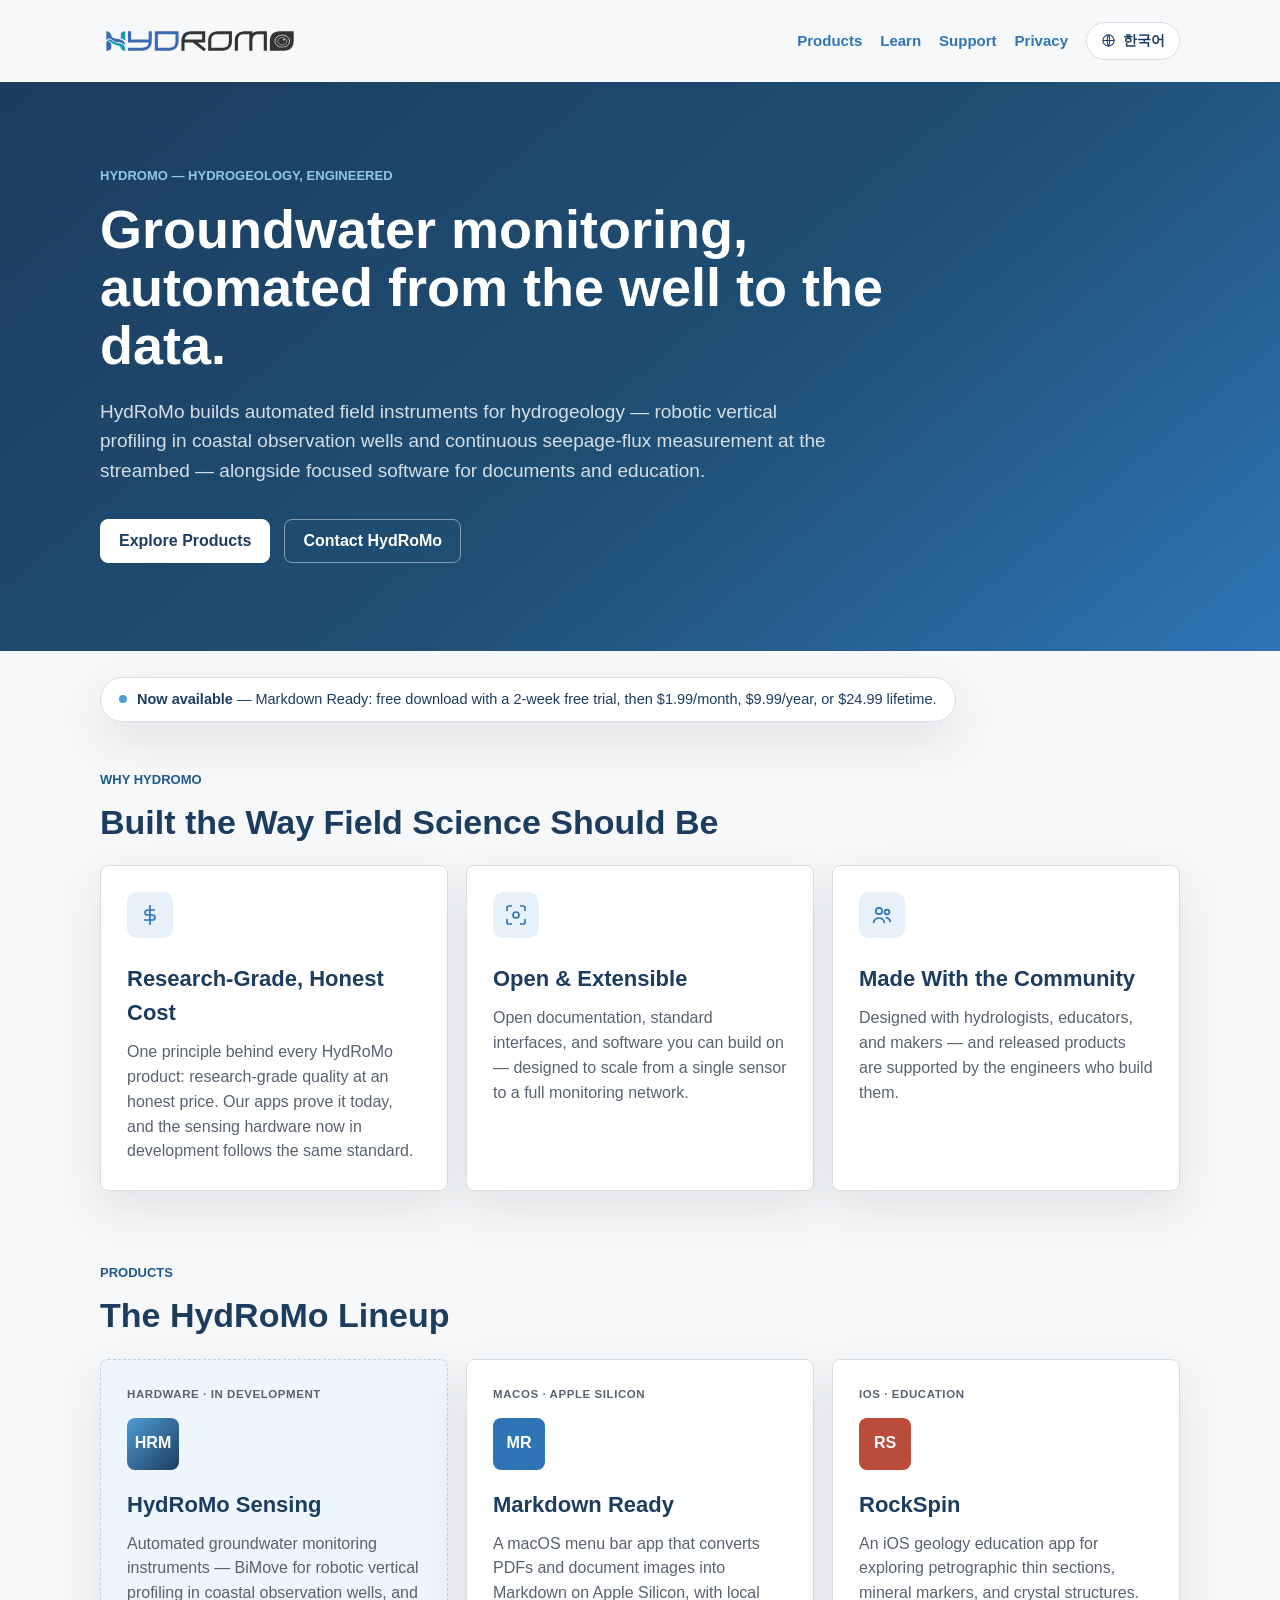
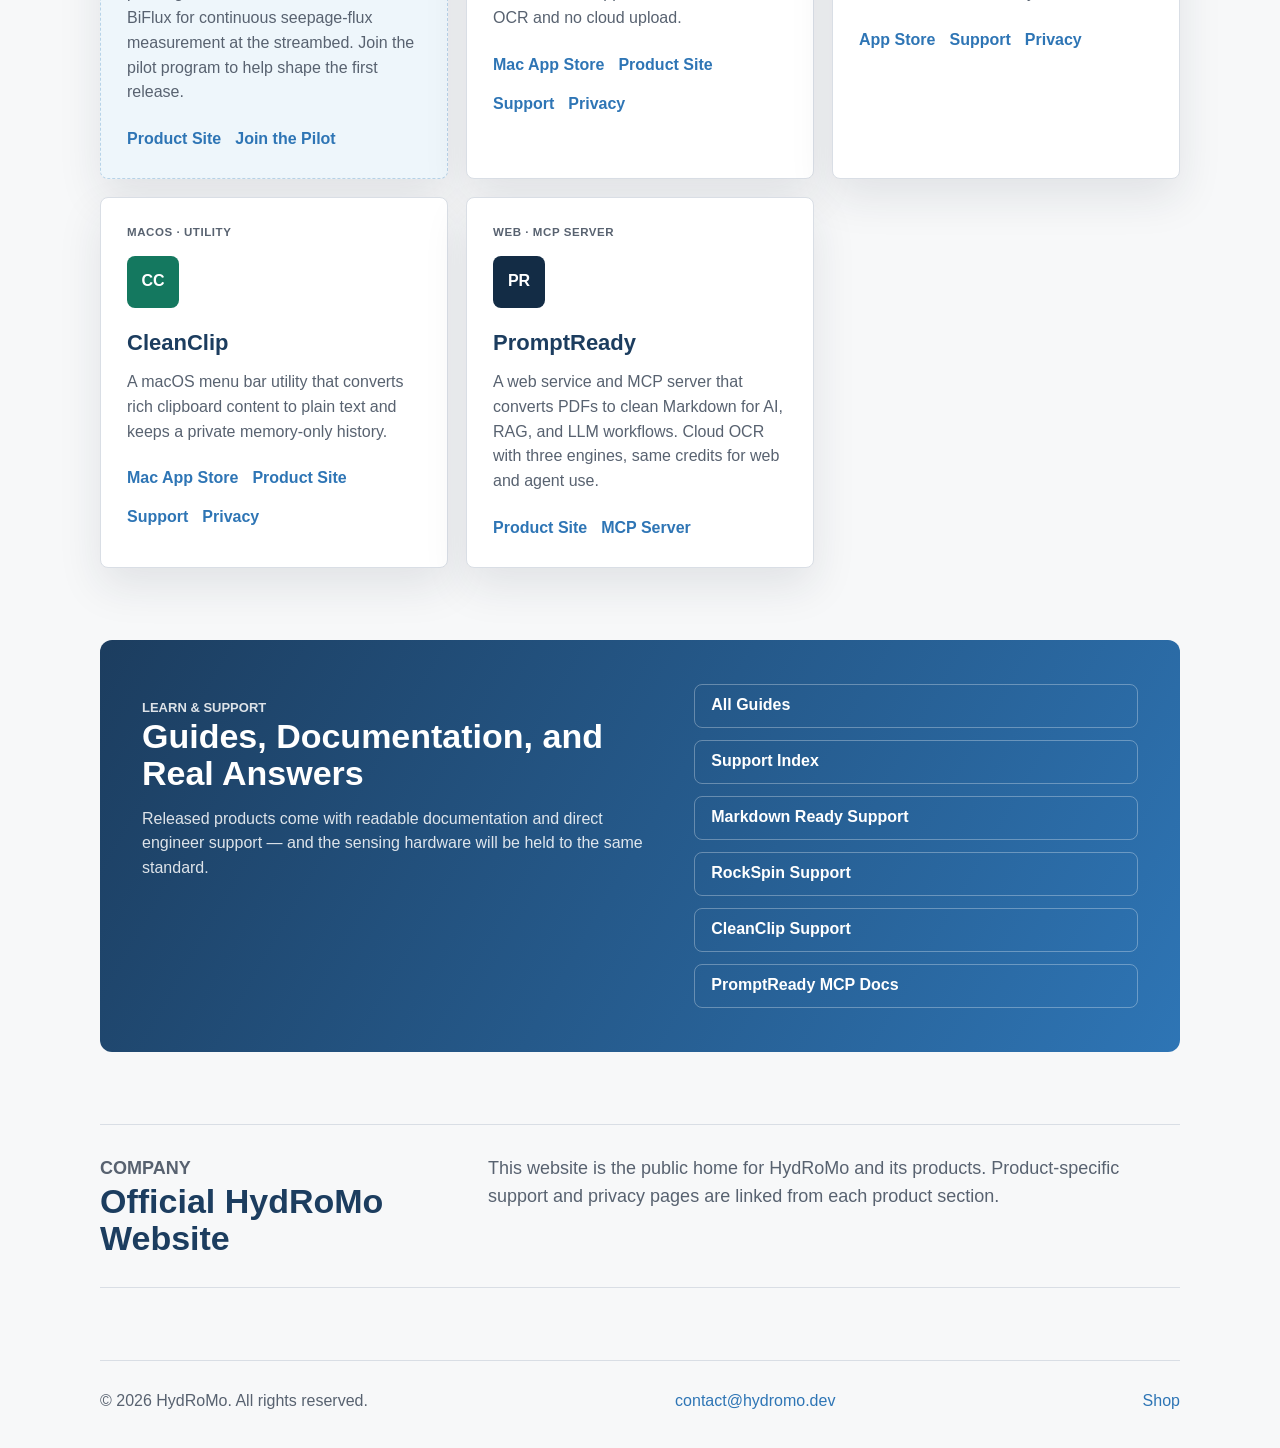
<file: index.html>
<!doctype html>
<html lang="en" data-lang="en">
  <head>
    <meta charset="utf-8">
    <meta name="viewport" content="width=device-width, initial-scale=1">
    <script>try{var l=localStorage.getItem("hydromo-lang");if(l!=="ko"&&l!=="en")l="en";document.documentElement.setAttribute("data-lang",l);document.documentElement.setAttribute("lang",l);}catch(e){}</script>
    <meta name="description" content="HydRoMo builds automated groundwater monitoring instruments (BiMove, BiFlux) and focused software — Markdown Ready, RockSpin, CleanClip, and PromptReady." data-ko="HydRoMo는 지하수 자동 계측 장비(BiMove, BiFlux)와 소프트웨어(Markdown Ready, RockSpin, CleanClip, PromptReady)를 만듭니다.">
    <title data-ko="HydRoMo — 지하수 자동 계측 장비와 소프트웨어">HydRoMo — Groundwater Monitoring Instruments and Software</title>
    <link rel="icon" href="/assets/hydromo-logo.svg" type="image/svg+xml">
    <link rel="canonical" href="https://hydromo.dev/">
    <meta property="og:type" content="website">
    <meta property="og:site_name" content="HydRoMo">
    <meta property="og:title" content="HydRoMo">
    <meta property="og:description" content="HydRoMo builds automated groundwater monitoring instruments (BiMove, BiFlux) and focused software — Markdown Ready, RockSpin, CleanClip, and PromptReady.">
    <meta property="og:url" content="https://hydromo.dev/">
    <meta property="og:image" content="https://hydromo.dev/assets/og-image.png">
    <meta property="og:image:width" content="1200">
    <meta property="og:image:height" content="630">
    <meta name="twitter:card" content="summary_large_image">
    <link rel="alternate icon" type="image/png" href="/assets/favicon-64.png">
    <link rel="apple-touch-icon" href="/assets/apple-touch-icon.png">
    <link rel="stylesheet" href="styles.css">
    <script src="lang.js" defer></script>
  </head>
  <body>
    <div class="page">
      <header class="nav">
        <a class="brand" href="./" aria-label="HydRoMo home">
          <img src="assets/hydromo-logo.svg" alt="HydRoMo" width="248" height="40">
        </a>
        <nav class="nav-links" aria-label="Main navigation">
          <a href="#products"><span class="en">Products</span><span class="ko">제품</span></a>
          <a href="learn/"><span class="en">Learn</span><span class="ko">가이드</span></a>
          <a href="support/"><span class="en">Support</span><span class="ko">지원</span></a>
          <a href="privacy/"><span class="en">Privacy</span><span class="ko">개인정보처리방침</span></a>
          <button id="lang-toggle" class="lang-toggle" type="button">
            <svg viewBox="0 0 24 24" fill="none" stroke="currentColor" stroke-width="1.7" aria-hidden="true"><circle cx="12" cy="12" r="9"/><path d="M3 12h18"/><path d="M12 3c2.7 3.1 2.7 14.9 0 18M12 3c-2.7 3.1-2.7 14.9 0 18"/></svg>
            <span class="lang-toggle-label">한국어</span>
          </button>
        </nav>
      </header>

      <main>
        <section class="mission">
          <p class="eyebrow eyebrow-light"><span class="en">HydRoMo — Hydrogeology, Engineered</span><span class="ko">HydRoMo — 수문지질, 공학으로</span></p>
          <h1>
            <span class="en">Groundwater monitoring, automated from the well to the data.</span>
            <span class="ko">관측정에서 데이터까지, 지하수 모니터링을 자동화합니다.</span>
          </h1>
          <p class="mission-lead">
            <span class="en">HydRoMo builds automated field instruments for hydrogeology — robotic vertical profiling in coastal observation wells and continuous seepage-flux measurement at the streambed — alongside focused software for documents and education.</span>
            <span class="ko">HydRoMo는 수문지질 현장 계측을 자동화합니다 — 해안 관측정의 로봇 연직 프로파일링, 하상 지표유출량 연속 측정. 문서와 교육을 위한 소프트웨어도 함께 만듭니다.</span>
          </p>
          <div class="actions">
            <a class="button button-bright" href="#products"><span class="en">Explore Products</span><span class="ko">제품 둘러보기</span></a>
            <a class="button button-ghost" href="mailto:contact@hydromo.dev"><span class="en">Contact HydRoMo</span><span class="ko">HydRoMo 문의하기</span></a>
          </div>
        </section>

        <section class="news-strip" aria-label="News / 소식">
          <a href="https://apps.apple.com/us/app/markdown-ready/id6780211476?mt=12">
            <span class="news-dot" aria-hidden="true"></span>
            <span class="en"><strong>Now available</strong> — Markdown Ready: free download with a 2-week free trial, then $1.99/month, $9.99/year, or $24.99 lifetime.</span>
            <span class="ko"><strong>새 소식</strong> — Markdown Ready: 무료 다운로드 + 2주 무료 체험, 이후 월 $1.99 · 연 $9.99 · 평생 $24.99.</span>
          </a>
        </section>

        <section class="section" aria-labelledby="values-title">
          <div class="section-heading">
            <p class="eyebrow"><span class="en">Why HydRoMo</span><span class="ko">왜 HydRoMo인가</span></p>
            <h2 id="values-title"><span class="en">Built the Way Field Science Should Be</span><span class="ko">현장 과학이 가져야 할 방식으로 만듭니다</span></h2>
          </div>
          <div class="value-grid">
            <article class="value-card">
              <div class="value-icon" aria-hidden="true">
                <svg viewBox="0 0 24 24" fill="none" stroke="currentColor" stroke-width="1.7"><path d="M12 2v20M17 7H9.5a2.5 2.5 0 0 0 0 5h5a2.5 2.5 0 0 1 0 5H6"/></svg>
              </div>
              <h3><span class="en">Research-Grade, Honest Cost</span><span class="ko">연구용 등급, 정직한 가격</span></h3>
              <p>
                <span class="en">One principle behind every HydRoMo product: research-grade quality at an honest price. Our apps prove it today, and the sensing hardware now in development follows the same standard.</span>
                <span class="ko">모든 HydRoMo 제품의 원칙은 하나입니다 — 정직한 가격의 연구용 등급 품질. 지금은 앱으로 증명하고, 개발 중인 센서 하드웨어도 같은 기준을 따릅니다.</span>
              </p>
            </article>
            <article class="value-card">
              <div class="value-icon" aria-hidden="true">
                <svg viewBox="0 0 24 24" fill="none" stroke="currentColor" stroke-width="1.7"><path d="M8 3H5a2 2 0 0 0-2 2v3m18 0V5a2 2 0 0 0-2-2h-3m0 18h3a2 2 0 0 0 2-2v-3M3 16v3a2 2 0 0 0 2 2h3"/><circle cx="12" cy="12" r="3"/></svg>
              </div>
              <h3><span class="en">Open &amp; Extensible</span><span class="ko">열린 확장성</span></h3>
              <p>
                <span class="en">Open documentation, standard interfaces, and software you can build on — designed to scale from a single sensor to a full monitoring network.</span>
                <span class="ko">열린 문서와 표준 인터페이스, 그 위에 쌓을 수 있는 소프트웨어 — 센서 하나에서 전체 모니터링 네트워크까지 자라도록 설계했습니다.</span>
              </p>
            </article>
            <article class="value-card">
              <div class="value-icon" aria-hidden="true">
                <svg viewBox="0 0 24 24" fill="none" stroke="currentColor" stroke-width="1.7"><circle cx="9" cy="8" r="3.2"/><path d="M3.5 20c.6-3.4 2.8-5 5.5-5s4.9 1.6 5.5 5"/><circle cx="17" cy="9" r="2.4"/><path d="M15.8 14.6c2.3.2 4 1.6 4.7 4.4"/></svg>
              </div>
              <h3><span class="en">Made With the Community</span><span class="ko">커뮤니티와 함께 만듭니다</span></h3>
              <p>
                <span class="en">Designed with hydrologists, educators, and makers — and released products are supported by the engineers who build them.</span>
                <span class="ko">수문학자·교육자·메이커와 함께 설계하며, 출시 제품은 그 제품을 만든 엔지니어가 직접 지원합니다.</span>
              </p>
            </article>
          </div>
        </section>

        <section class="section" id="products" aria-labelledby="products-title">
          <div class="section-heading">
            <p class="eyebrow"><span class="en">Products</span><span class="ko">제품</span></p>
            <h2 id="products-title"><span class="en">The HydRoMo Lineup</span><span class="ko">HydRoMo 제품 라인업</span></h2>
          </div>
          <div class="product-grid">
            <article class="product-card coming-soon">
              <div class="card-tag">
                <span class="en">Hardware · In Development</span>
                <span class="ko">하드웨어 · 개발 중</span>
              </div>
              <div class="product-mark hrm">HRM</div>
              <h3>HydRoMo Sensing</h3>
              <p>
                <span class="en">Automated groundwater monitoring instruments — BiMove for robotic vertical profiling in coastal observation wells, and BiFlux for continuous seepage-flux measurement at the streambed. Join the pilot program to help shape the first release.</span>
                <span class="ko">지하수 자동 계측 장비 — 해안 관측정 로봇 연직 프로파일링 BiMove, 하상 지표유출량 연속 측정 BiFlux. 파일럿 프로그램에 참여해 첫 출시를 함께 만들어 주세요.</span>
              </p>
              <div class="card-links">
                <a href="sensing/"><span class="en">Product Site</span><span class="ko">제품 페이지</span></a>
                <a href="sensing/#pilot"><span class="en">Join the Pilot</span><span class="ko">파일럿 참여</span></a>
              </div>
            </article>

            <article class="product-card">
              <div class="card-tag"><span class="en">macOS · Apple Silicon</span><span class="ko">macOS · Apple Silicon</span></div>
              <div class="product-mark markdown-ready">MR</div>
              <h3>Markdown Ready</h3>
              <p>
                <span class="en">A macOS menu bar app that converts PDFs and document images into Markdown on Apple Silicon, with local OCR and no cloud upload.</span>
                <span class="ko">Apple Silicon에서 로컬 OCR로 PDF와 문서 이미지를 Markdown으로 변환하는 macOS 메뉴 막대 앱입니다. 클라우드 업로드는 없습니다.</span>
              </p>
              <div class="card-links">
                <a href="https://apps.apple.com/us/app/markdown-ready/id6780211476?mt=12">Mac App Store</a>
                <a href="markdown-ready/"><span class="en">Product Site</span><span class="ko">제품 페이지</span></a>
                <a href="markdown-ready/support/"><span class="en">Support</span><span class="ko">지원</span></a>
                <a href="markdown-ready/privacy/"><span class="en">Privacy</span><span class="ko">개인정보처리방침</span></a>
              </div>
            </article>

            <article class="product-card">
              <div class="card-tag"><span class="en">iOS · Education</span><span class="ko">iOS · 교육</span></div>
              <div class="product-mark rockspin">RS</div>
              <h3>RockSpin</h3>
              <p>
                <span class="en">An iOS geology education app for exploring petrographic thin sections, mineral markers, and crystal structures.</span>
                <span class="ko">암석편광박편, 광물 마커, 결정 구조를 탐색하는 iOS 지질학 교육 앱입니다.</span>
              </p>
              <div class="card-links">
                <a href="https://apps.apple.com/us/app/rockspin/id6747876962">App Store</a>
                <a href="https://rockspin.app/support"><span class="en">Support</span><span class="ko">지원</span></a>
                <a href="https://rockspin.app/privacy"><span class="en">Privacy</span><span class="ko">개인정보처리방침</span></a>
              </div>
            </article>

            <article class="product-card">
              <div class="card-tag"><span class="en">macOS · Utility</span><span class="ko">macOS · 유틸리티</span></div>
              <div class="product-mark cleanclip">CC</div>
              <h3>CleanClip</h3>
              <p>
                <span class="en">A macOS menu bar utility that converts rich clipboard content to plain text and keeps a private memory-only history.</span>
                <span class="ko">서식이 들어간 클립보드 내용을 일반 텍스트로 변환하고, 메모리에만 저장되는 개인 히스토리를 유지하는 macOS 메뉴 막대 유틸리티입니다.</span>
              </p>
              <div class="card-links">
                <a href="https://apps.apple.com/us/app/cleanclip/id6761654903?mt=12">Mac App Store</a>
                <a href="https://cleanclip.hydromo.dev/"><span class="en">Product Site</span><span class="ko">제품 페이지</span></a>
                <a href="https://cleanclip.hydromo.dev/support/"><span class="en">Support</span><span class="ko">지원</span></a>
                <a href="https://cleanclip.hydromo.dev/privacy/"><span class="en">Privacy</span><span class="ko">개인정보처리방침</span></a>
              </div>
            </article>

            <article class="product-card">
              <div class="card-tag"><span class="en">Web · MCP Server</span><span class="ko">웹 · MCP 서버</span></div>
              <div class="product-mark promptready">PR</div>
              <h3>PromptReady</h3>
              <p>
                <span class="en">A web service and MCP server that converts PDFs to clean Markdown for AI, RAG, and LLM workflows. Cloud OCR with three engines, same credits for web and agent use.</span>
                <span class="ko">PDF를 AI·RAG·LLM 워크플로용 Markdown으로 변환하는 웹 서비스와 MCP 서버입니다. 세 가지 엔진의 클라우드 OCR을 제공하며 웹과 에이전트가 같은 크레딧을 공유합니다.</span>
              </p>
              <div class="card-links">
                <a href="https://promptready.space/"><span class="en">Product Site</span><span class="ko">제품 페이지</span></a>
                <a href="https://github.com/hydrojwh/promptready-mcp">MCP Server</a>
              </div>
            </article>
          </div>
        </section>

        <section class="learn-band" id="learn" aria-labelledby="learn-title">
          <div>
            <p class="eyebrow eyebrow-light"><span class="en">Learn &amp; Support</span><span class="ko">가이드 &amp; 지원</span></p>
            <h2 id="learn-title">
              <span class="en">Guides, Documentation, and Real Answers</span>
              <span class="ko">가이드, 문서, 그리고 진짜 답변</span>
            </h2>
            <p>
              <span class="en">Released products come with readable documentation and direct engineer support — and the sensing hardware will be held to the same standard.</span>
              <span class="ko">출시된 제품에는 읽기 쉬운 문서와 엔지니어 직접 지원이 따릅니다. 센서 하드웨어도 같은 기준으로 준비하고 있습니다.</span>
            </p>
          </div>
          <div class="learn-links">
            <a href="learn/"><span class="en">All Guides</span><span class="ko">가이드 전체</span></a>
            <a href="support/"><span class="en">Support Index</span><span class="ko">지원 색인</span></a>
            <a href="markdown-ready/support/"><span class="en">Markdown Ready Support</span><span class="ko">Markdown Ready 지원</span></a>
            <a href="https://rockspin.app/support"><span class="en">RockSpin Support</span><span class="ko">RockSpin 지원</span></a>
            <a href="https://cleanclip.hydromo.dev/support/"><span class="en">CleanClip Support</span><span class="ko">CleanClip 지원</span></a>
            <a href="https://github.com/hydrojwh/promptready-mcp"><span class="en">PromptReady MCP Docs</span><span class="ko">PromptReady MCP 문서</span></a>
          </div>
        </section>

        <section class="section split" aria-labelledby="company-title">
          <div>
            <p class="eyebrow"><span class="en">Company</span><span class="ko">회사</span></p>
            <h2 id="company-title"><span class="en">Official HydRoMo Website</span><span class="ko">HydRoMo 공식 웹사이트</span></h2>
          </div>
          <p>
            <span class="en">This website is the public home for HydRoMo and its products. Product-specific support and privacy pages are linked from each product section.</span>
            <span class="ko">이 웹사이트는 HydRoMo와 그 제품의 공식 홈입니다. 제품별 지원·개인정보처리방침 페이지는 각 제품 섹션에서 연결됩니다.</span>
          </p>
        </section>
      </main>

      <footer class="footer">
        <span>&copy; 2026 HydRoMo. All rights reserved.</span>
        <span><a href="mailto:contact@hydromo.dev">contact@hydromo.dev</a></span>
        <span><a href="shop/"><span class="en">Shop</span><span class="ko">샵</span></a></span>
      </footer>
    </div>
  </body>
</html>
</file>
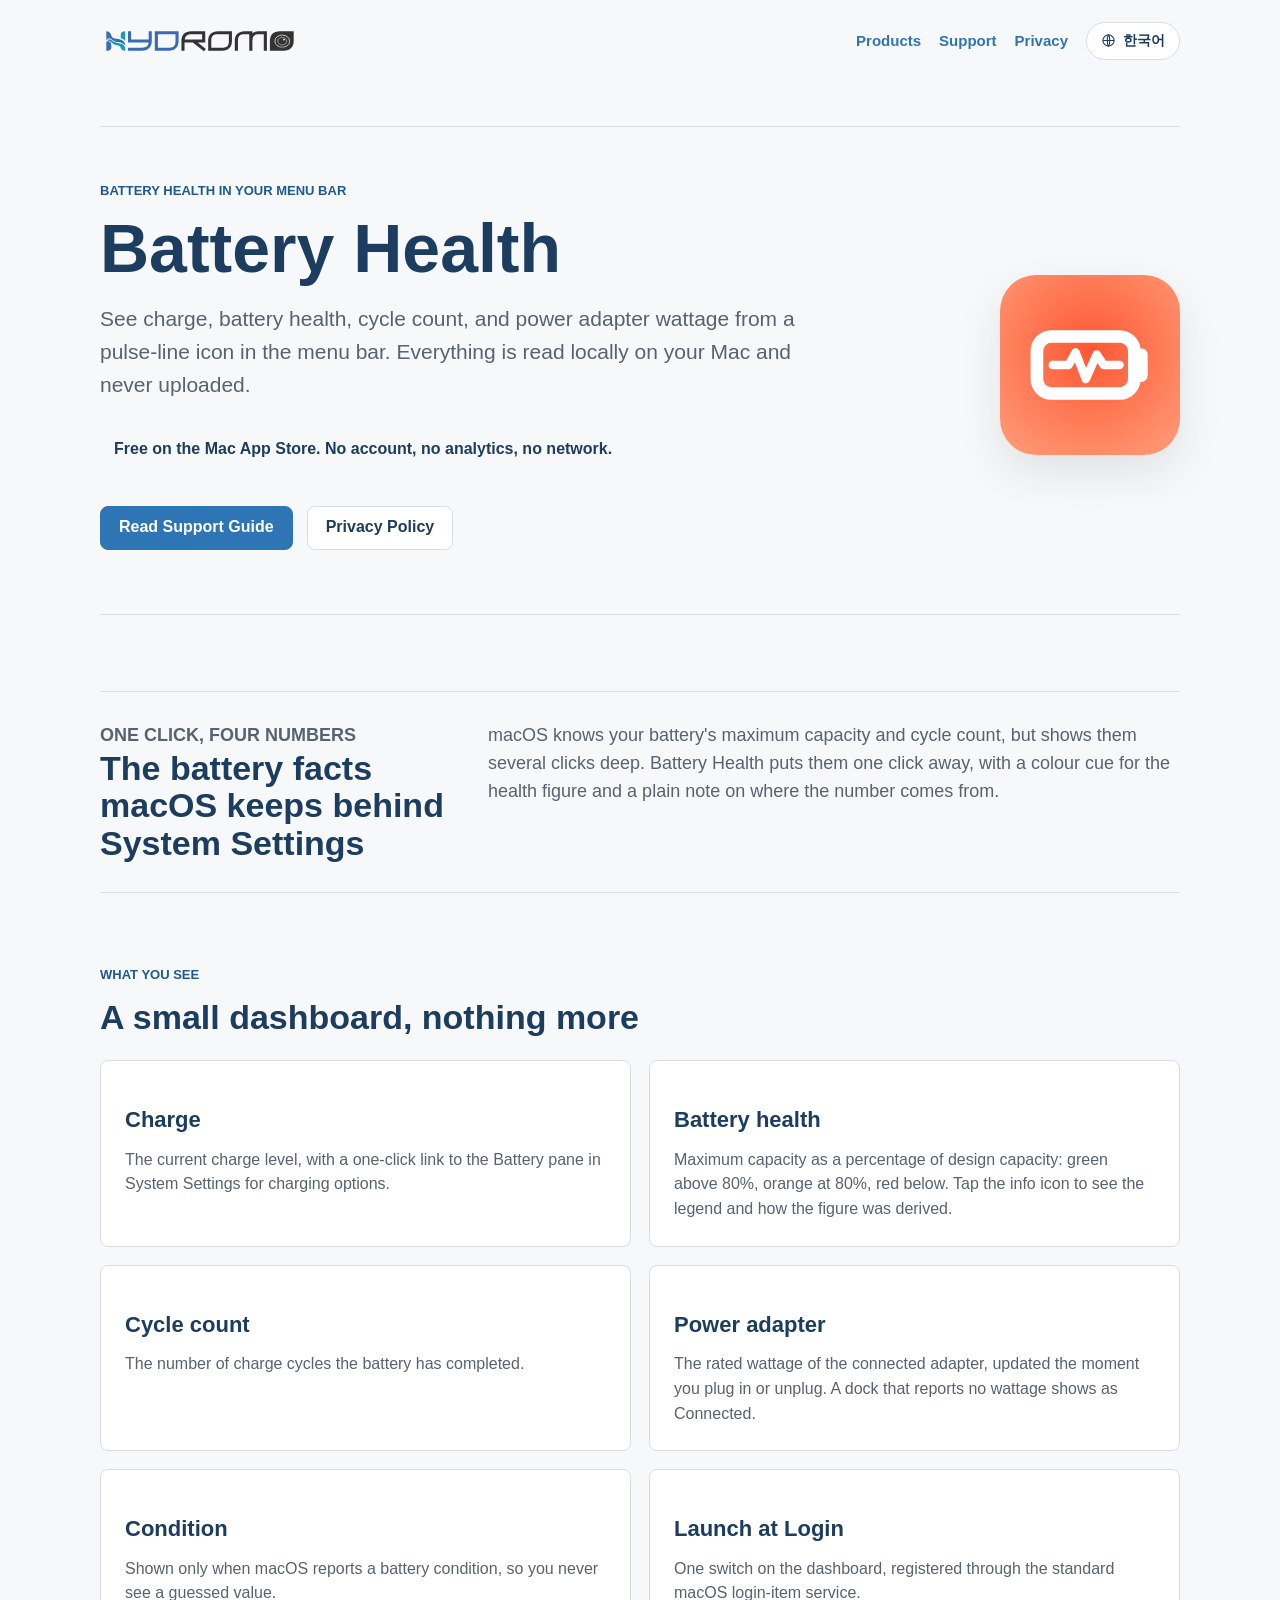
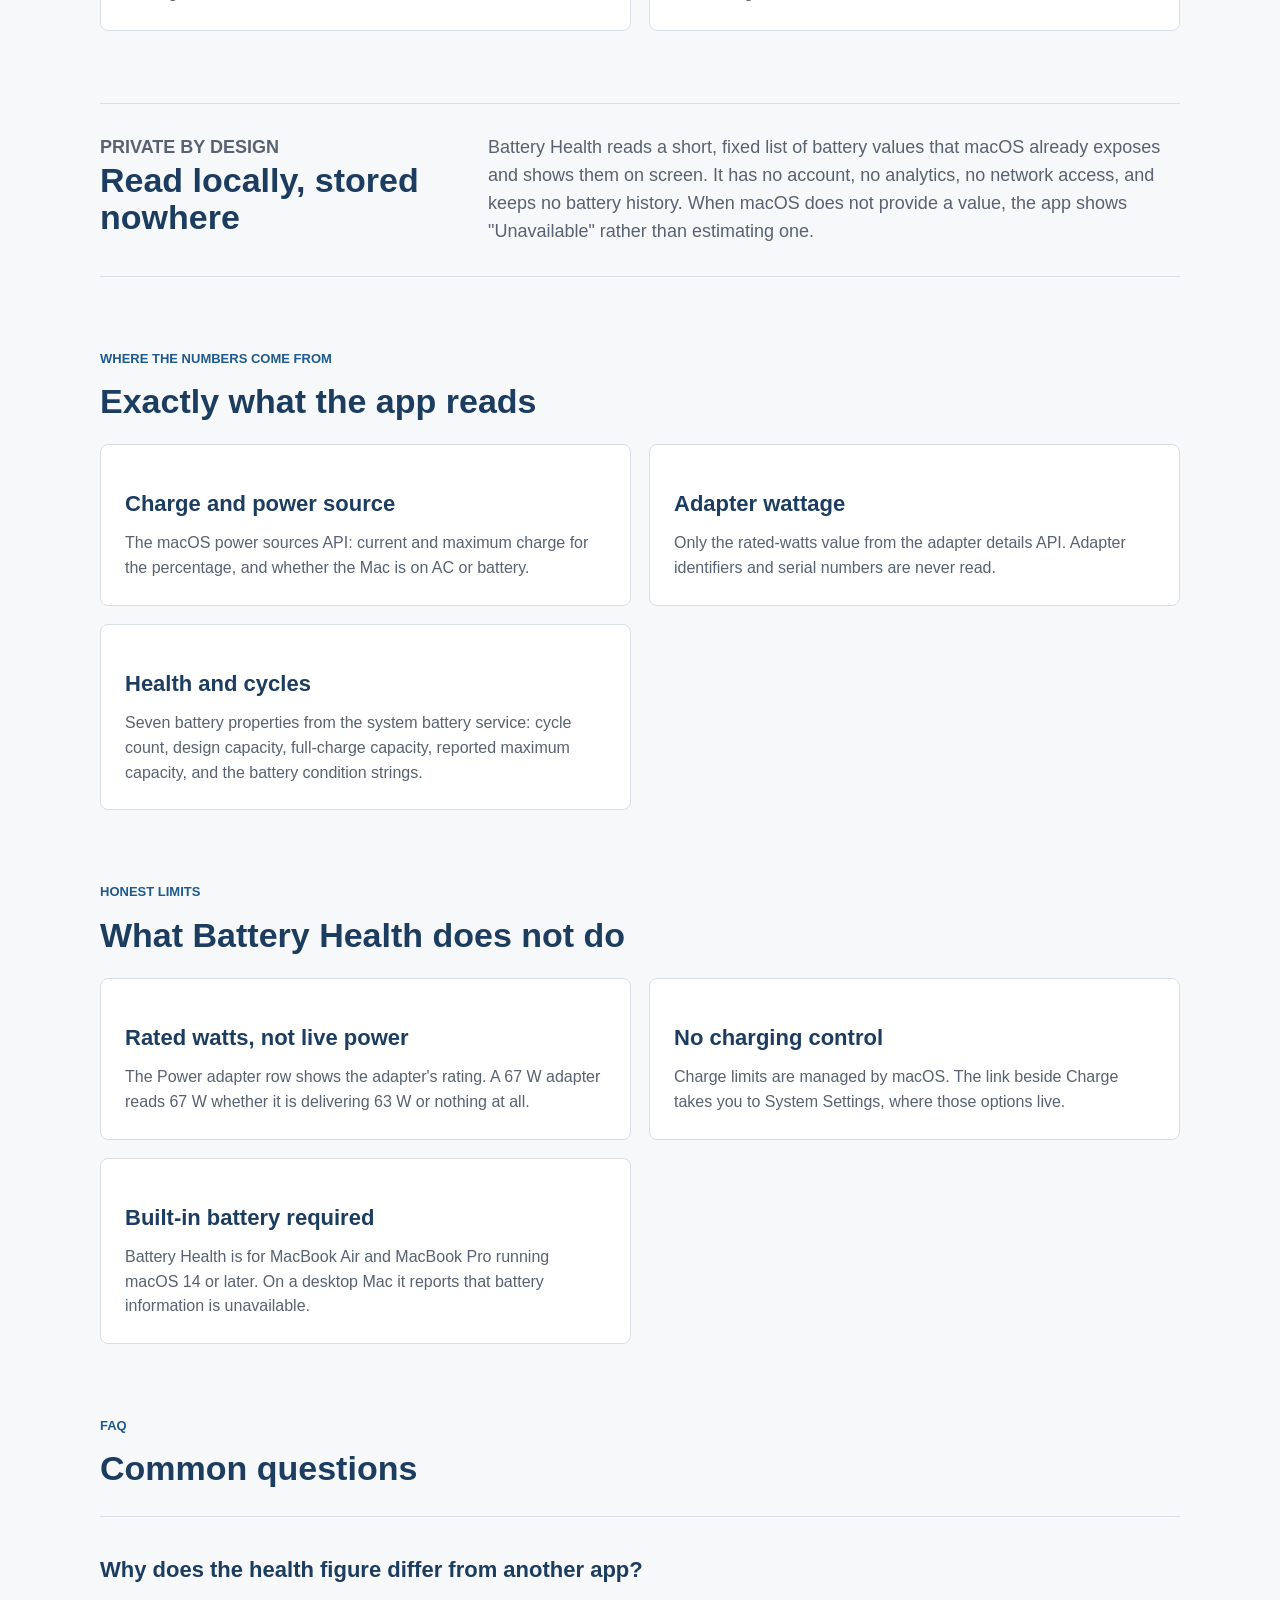
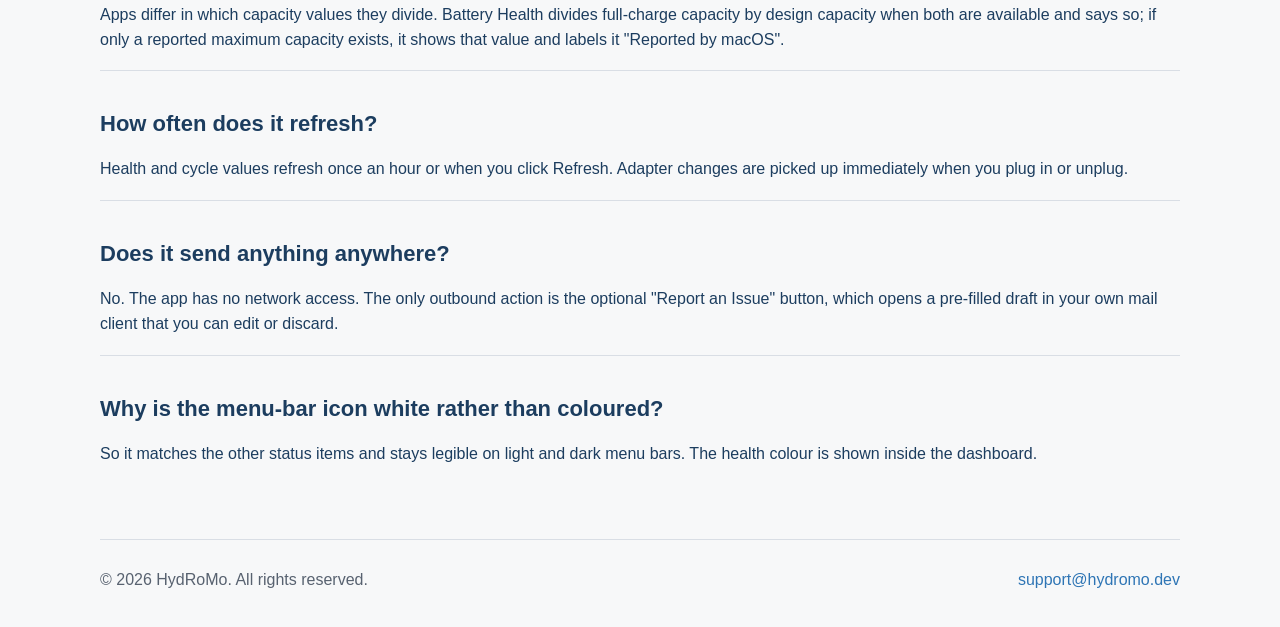
<file: battery-health/index.html>
<!doctype html>
<html lang="en" data-lang="en">
  <head>
    <meta charset="utf-8">
    <meta name="viewport" content="width=device-width, initial-scale=1">
    <script>try{var l=localStorage.getItem("hydromo-lang");if(l!=="ko"&&l!=="en")l="en";document.documentElement.setAttribute("data-lang",l);document.documentElement.setAttribute("lang",l);}catch(e){}</script>
    <meta name="description" content="Battery Health is a free menu-bar utility for Mac that shows charge, battery health, cycle count, and power adapter wattage — read locally, never uploaded." data-ko="Battery Health는 충전량, 배터리 건강도, 사이클 수, 어댑터 와트를 메뉴 막대에서 보여주는 무료 Mac 유틸리티입니다. 모두 로컬에서 읽고 업로드하지 않습니다.">
    <title data-ko="Battery Health - 메뉴 막대의 배터리 건강 정보">Battery Health - Battery health in your Mac's menu bar</title>
    <link rel="icon" href="/assets/battery-health-icon.svg" type="image/svg+xml">
    <link rel="canonical" href="https://hydromo.dev/battery-health/">
    <meta property="og:type" content="website">
    <meta property="og:site_name" content="HydRoMo">
    <meta property="og:title" content="Battery Health — Battery health in your Mac's menu bar">
    <meta property="og:description" content="Battery Health is a free menu-bar utility for Mac that shows charge, battery health, cycle count, and power adapter wattage — read locally, never uploaded.">
    <meta property="og:url" content="https://hydromo.dev/battery-health/">
    <meta property="og:image" content="https://hydromo.dev/assets/og-image.png">
    <meta property="og:image:width" content="1200">
    <meta property="og:image:height" content="630">
    <meta name="twitter:card" content="summary_large_image">
    <link rel="alternate icon" type="image/png" href="/assets/favicon-64.png">
    <link rel="apple-touch-icon" href="/assets/apple-touch-icon.png">
    <link rel="stylesheet" href="../styles.css">
    <script src="../lang.js" defer></script>
  </head>
  <body>
    <div class="page">
      <header class="nav">
        <a class="brand" href="../" aria-label="HydRoMo home">
          <img src="../assets/hydromo-logo.svg" alt="HydRoMo" width="248" height="40">
        </a>
        <nav class="nav-links" aria-label="Main navigation">
          <a href="../#products"><span class="en">Products</span><span class="ko">제품</span></a>
          <a href="support/"><span class="en">Support</span><span class="ko">지원</span></a>
          <a href="privacy/"><span class="en">Privacy</span><span class="ko">개인정보처리방침</span></a>
          <button id="lang-toggle" class="lang-toggle" type="button">
            <svg viewBox="0 0 24 24" fill="none" stroke="currentColor" stroke-width="1.7" aria-hidden="true"><circle cx="12" cy="12" r="9"/><path d="M3 12h18"/><path d="M12 3c2.7 3.1 2.7 14.9 0 18M12 3c-2.7 3.1-2.7 14.9 0 18"/></svg>
            <span class="lang-toggle-label">한국어</span>
          </button>
        </nav>
      </header>

      <main>
        <section class="hero product-hero">
          <div>
            <p class="eyebrow"><span class="en">Battery health in your menu bar</span><span class="ko">메뉴 막대의 배터리 건강 정보</span></p>
            <h1>Battery Health</h1>
            <p class="lead">
              <span class="en">See charge, battery health, cycle count, and power adapter wattage from a pulse-line icon in the menu bar. Everything is read locally on your Mac and never uploaded.</span>
              <span class="ko">메뉴 막대의 펄스 라인 아이콘에서 충전량, 배터리 건강도, 사이클 수, 어댑터 와트를 확인하세요. 모든 값은 Mac에서 로컬로만 읽고 절대 업로드되지 않습니다.</span>
            </p>
            <p class="launch-strip">
              <span class="en">Free on the Mac App Store. No account, no analytics, no network.</span>
              <span class="ko">Mac App Store에서 무료. 계정 없음, 분석 없음, 네트워크 없음.</span>
            </p>
            <div class="actions">
              <a class="button primary" href="support/"><span class="en">Read Support Guide</span><span class="ko">지원 가이드 보기</span></a>
              <a class="button" href="privacy/"><span class="en">Privacy Policy</span><span class="ko">개인정보처리방침</span></a>
            </div>
          </div>
          <img class="app-icon" src="../assets/battery-health-icon.svg" alt="Battery Health app icon" width="180" height="180">
        </section>

        <section class="section split" aria-labelledby="why-title">
          <div>
            <p class="eyebrow"><span class="en">One click, four numbers</span><span class="ko">한 번의 클릭, 네 가지 수치</span></p>
            <h2 id="why-title"><span class="en">The battery facts macOS keeps behind System Settings</span><span class="ko">시스템 설정 뒤에 숨겨둔 배터리 사실들</span></h2>
          </div>
          <p>
            <span class="en">macOS knows your battery's maximum capacity and cycle count, but shows them several clicks deep. Battery Health puts them one click away, with a colour cue for the health figure and a plain note on where the number comes from.</span>
            <span class="ko">macOS는 배터리 최대 용량과 사이클 수를 알고 있지만, 몇 번 클릭해야 볼 수 있는 곳에 숨겨뒀습니다. Battery Health는 이 값을 클릭 한 번으로 꺼내 보여주고, 건강도에는 색 힌트를, 수치에는 출처를 함께 표시합니다.</span>
          </p>
        </section>

        <section class="section" aria-labelledby="features-title">
          <div class="section-heading">
            <p class="eyebrow"><span class="en">What you see</span><span class="ko">화면에 보이는 것</span></p>
            <h2 id="features-title"><span class="en">A small dashboard, nothing more</span><span class="ko">작은 대시보드, 그 이상도 이하도 아닙니다</span></h2>
          </div>
          <div class="feature-grid">
            <section>
              <h3><span class="en">Charge</span><span class="ko">충전량</span></h3>
              <p><span class="en">The current charge level, with a one-click link to the Battery pane in System Settings for charging options.</span><span class="ko">현재 충전량입니다. 충전 옵션을 조정하려면 옆의 링크로 시스템 설정의 배터리 패널로 한 번에 이동할 수 있습니다.</span></p>
            </section>
            <section>
              <h3><span class="en">Battery health</span><span class="ko">배터리 건강도</span></h3>
              <p><span class="en">Maximum capacity as a percentage of design capacity: green above 80%, orange at 80%, red below. Tap the info icon to see the legend and how the figure was derived.</span><span class="ko">설계 용량 대비 최대 용량의 백분율입니다. 80% 초과는 초록, 80%는 주황, 미만은 빨강으로 표시됩니다. 정보 아이콘을 누르면 범례와 계산 방식을 볼 수 있습니다.</span></p>
            </section>
            <section>
              <h3><span class="en">Cycle count</span><span class="ko">사이클 수</span></h3>
              <p><span class="en">The number of charge cycles the battery has completed.</span><span class="ko">배터리가 완료한 충전 사이클 수입니다.</span></p>
            </section>
            <section>
              <h3><span class="en">Power adapter</span><span class="ko">전원 어댑터</span></h3>
              <p><span class="en">The rated wattage of the connected adapter, updated the moment you plug in or unplug. A dock that reports no wattage shows as Connected.</span><span class="ko">연결된 어댑터의 정격 와트로, 연결·해제 즉시 갱신됩니다. 와트를 보고하지 않는 독은 '연결됨'으로 표시됩니다.</span></p>
            </section>
            <section>
              <h3><span class="en">Condition</span><span class="ko">상태</span></h3>
              <p><span class="en">Shown only when macOS reports a battery condition, so you never see a guessed value.</span><span class="ko">macOS가 배터리 상태를 보고할 때만 표시되므로, 추측값을 보는 일은 없습니다.</span></p>
            </section>
            <section>
              <h3><span class="en">Launch at Login</span><span class="ko">로그인 시 시작</span></h3>
              <p><span class="en">One switch on the dashboard, registered through the standard macOS login-item service.</span><span class="ko">대시보드의 스위치 하나로, 표준 macOS 로그인 항목 서비스에 등록됩니다.</span></p>
            </section>
          </div>
        </section>

        <section class="section split" aria-labelledby="local-title">
          <div>
            <p class="eyebrow"><span class="en">Private by design</span><span class="ko">설계부터 프라이빗</span></p>
            <h2 id="local-title"><span class="en">Read locally, stored nowhere</span><span class="ko">로컬에서 읽고, 어디에도 저장하지 않습니다</span></h2>
          </div>
          <p>
            <span class="en">Battery Health reads a short, fixed list of battery values that macOS already exposes and shows them on screen. It has no account, no analytics, no network access, and keeps no battery history. When macOS does not provide a value, the app shows "Unavailable" rather than estimating one.</span>
            <span class="ko">Battery Health는 macOS가 이미 제공하는 배터리 값의 짧고 고정된 목록만 읽어 화면에 보여줍니다. 계정, 분석, 네트워크 접근이 없고 배터리 기록도 남기지 않습니다. macOS가 값을 주지 않으면 추정 대신 '사용할 수 없음'을 표시합니다.</span>
          </p>
        </section>

        <section class="section" aria-labelledby="sources-title">
          <div class="section-heading">
            <p class="eyebrow"><span class="en">Where the numbers come from</span><span class="ko">수치의 출처</span></p>
            <h2 id="sources-title"><span class="en">Exactly what the app reads</span><span class="ko">앱이 읽는 것, 정확히</span></h2>
          </div>
          <div class="feature-grid">
            <section>
              <h3><span class="en">Charge and power source</span><span class="ko">충전량과 전원</span></h3>
              <p><span class="en">The macOS power sources API: current and maximum charge for the percentage, and whether the Mac is on AC or battery.</span><span class="ko">macOS 전원 공급 API에서 현재·최대 충전량(백분율용)과 어댑터/배터리 전원 여부를 읽습니다.</span></p>
            </section>
            <section>
              <h3><span class="en">Adapter wattage</span><span class="ko">어댑터 와트</span></h3>
              <p><span class="en">Only the rated-watts value from the adapter details API. Adapter identifiers and serial numbers are never read.</span><span class="ko">어댑터 상세 API의 정격 와트 값만 읽습니다. 어댑터 식별자나 시리얼 번호는 절대 읽지 않습니다.</span></p>
            </section>
            <section>
              <h3><span class="en">Health and cycles</span><span class="ko">건강도와 사이클</span></h3>
              <p><span class="en">Seven battery properties from the system battery service: cycle count, design capacity, full-charge capacity, reported maximum capacity, and the battery condition strings.</span><span class="ko">시스템 배터리 서비스의 일곱 가지 속성 — 사이클 수, 설계 용량, 완충 용량, 보고된 최대 용량, 배터리 상태 문자열입니다.</span></p>
            </section>
          </div>
        </section>

        <section class="section" aria-labelledby="notes-title">
          <div class="section-heading">
            <p class="eyebrow"><span class="en">Honest limits</span><span class="ko">정직한 한계</span></p>
            <h2 id="notes-title"><span class="en">What Battery Health does not do</span><span class="ko">Battery Health가 하지 않는 것</span></h2>
          </div>
          <div class="feature-grid">
            <section>
              <h3><span class="en">Rated watts, not live power</span><span class="ko">정격 와트, 실시간 소비 전력이 아님</span></h3>
              <p><span class="en">The Power adapter row shows the adapter's rating. A 67 W adapter reads 67 W whether it is delivering 63 W or nothing at all.</span><span class="ko">전원 어댑터 항목은 정격을 보여줍니다. 67 W 어댑터는 63 W를 공급하든 아무것도 공급하지 않든 67 W로 표시됩니다.</span></p>
            </section>
            <section>
              <h3><span class="en">No charging control</span><span class="ko">충전 제어 없음</span></h3>
              <p><span class="en">Charge limits are managed by macOS. The link beside Charge takes you to System Settings, where those options live.</span><span class="ko">충전 한도는 macOS가 관리합니다. 충전량 옆 링크는 해당 옵션이 있는 시스템 설정으로 안내합니다.</span></p>
            </section>
            <section>
              <h3><span class="en">Built-in battery required</span><span class="ko">내장 배터리 필요</span></h3>
              <p><span class="en">Battery Health is for MacBook Air and MacBook Pro running macOS 14 or later. On a desktop Mac it reports that battery information is unavailable.</span><span class="ko">Battery Health는 macOS 14 이상의 MacBook Air와 MacBook Pro용입니다. 데스크톱 Mac에서는 배터리 정보를 사용할 수 없다고 알려줍니다.</span></p>
            </section>
          </div>
        </section>

        <section class="section" id="questions-and-answers" aria-labelledby="faq-title">
          <div class="section-heading">
            <p class="eyebrow">FAQ</p>
            <h2 id="faq-title"><span class="en">Common questions</span><span class="ko">자주 묻는 질문</span></h2>
          </div>
          <div class="support-list">
            <section>
              <h3><span class="en">Why does the health figure differ from another app?</span><span class="ko">다른 앱과 건강도 수치가 왜 다른가요?</span></h3>
              <p><span class="en">Apps differ in which capacity values they divide. Battery Health divides full-charge capacity by design capacity when both are available and says so; if only a reported maximum capacity exists, it shows that value and labels it "Reported by macOS".</span><span class="ko">앱마다 나누는 용량 값이 다릅니다. Battery Health는 두 값이 모두 있으면 완충 용량을 설계 용량으로 나누고 그렇게 표시합니다. 보고된 최대 용량만 있으면 그 값을 보여주고 'macOS 보고값'이라고 표기합니다.</span></p>
            </section>
            <section>
              <h3><span class="en">How often does it refresh?</span><span class="ko">갱신 주기는?</span></h3>
              <p><span class="en">Health and cycle values refresh once an hour or when you click Refresh. Adapter changes are picked up immediately when you plug in or unplug.</span><span class="ko">건강도와 사이클 값은 1시간마다 또는 새로 고침을 누를 때 갱신됩니다. 어댑터 연결·해제는 즉시 반영됩니다.</span></p>
            </section>
            <section>
              <h3><span class="en">Does it send anything anywhere?</span><span class="ko">데이터를 어디로 보내나요?</span></h3>
              <p><span class="en">No. The app has no network access. The only outbound action is the optional "Report an Issue" button, which opens a pre-filled draft in your own mail client that you can edit or discard.</span><span class="ko">아니요. 네트워크 접근이 없습니다. 나가는 동작은 선택적인 '문제 보고' 버튼뿐이며, 직접 편집하거나 버릴 수 있는 임시 메일 초안을 사용 중인 메일 앱에서 엽니다.</span></p>
            </section>
            <section>
              <h3><span class="en">Why is the menu-bar icon white rather than coloured?</span><span class="ko">메뉴 막대 아이콘이 색이 아니라 흰색인 이유는?</span></h3>
              <p><span class="en">So it matches the other status items and stays legible on light and dark menu bars. The health colour is shown inside the dashboard.</span><span class="ko">다른 상태 항목과 어울리고 밝은·어두운 메뉴 막대 모두에서 잘 보이기 위해서입니다. 건강도 색상은 대시보드 안에서 확인할 수 있습니다.</span></p>
            </section>
          </div>
        </section>
      </main>

      <footer class="footer">
        <span>&copy; 2026 HydRoMo. All rights reserved.</span>
        <span><a href="mailto:support@hydromo.dev">support@hydromo.dev</a></span>
      </footer>
    </div>
  </body>
</html>
</file>
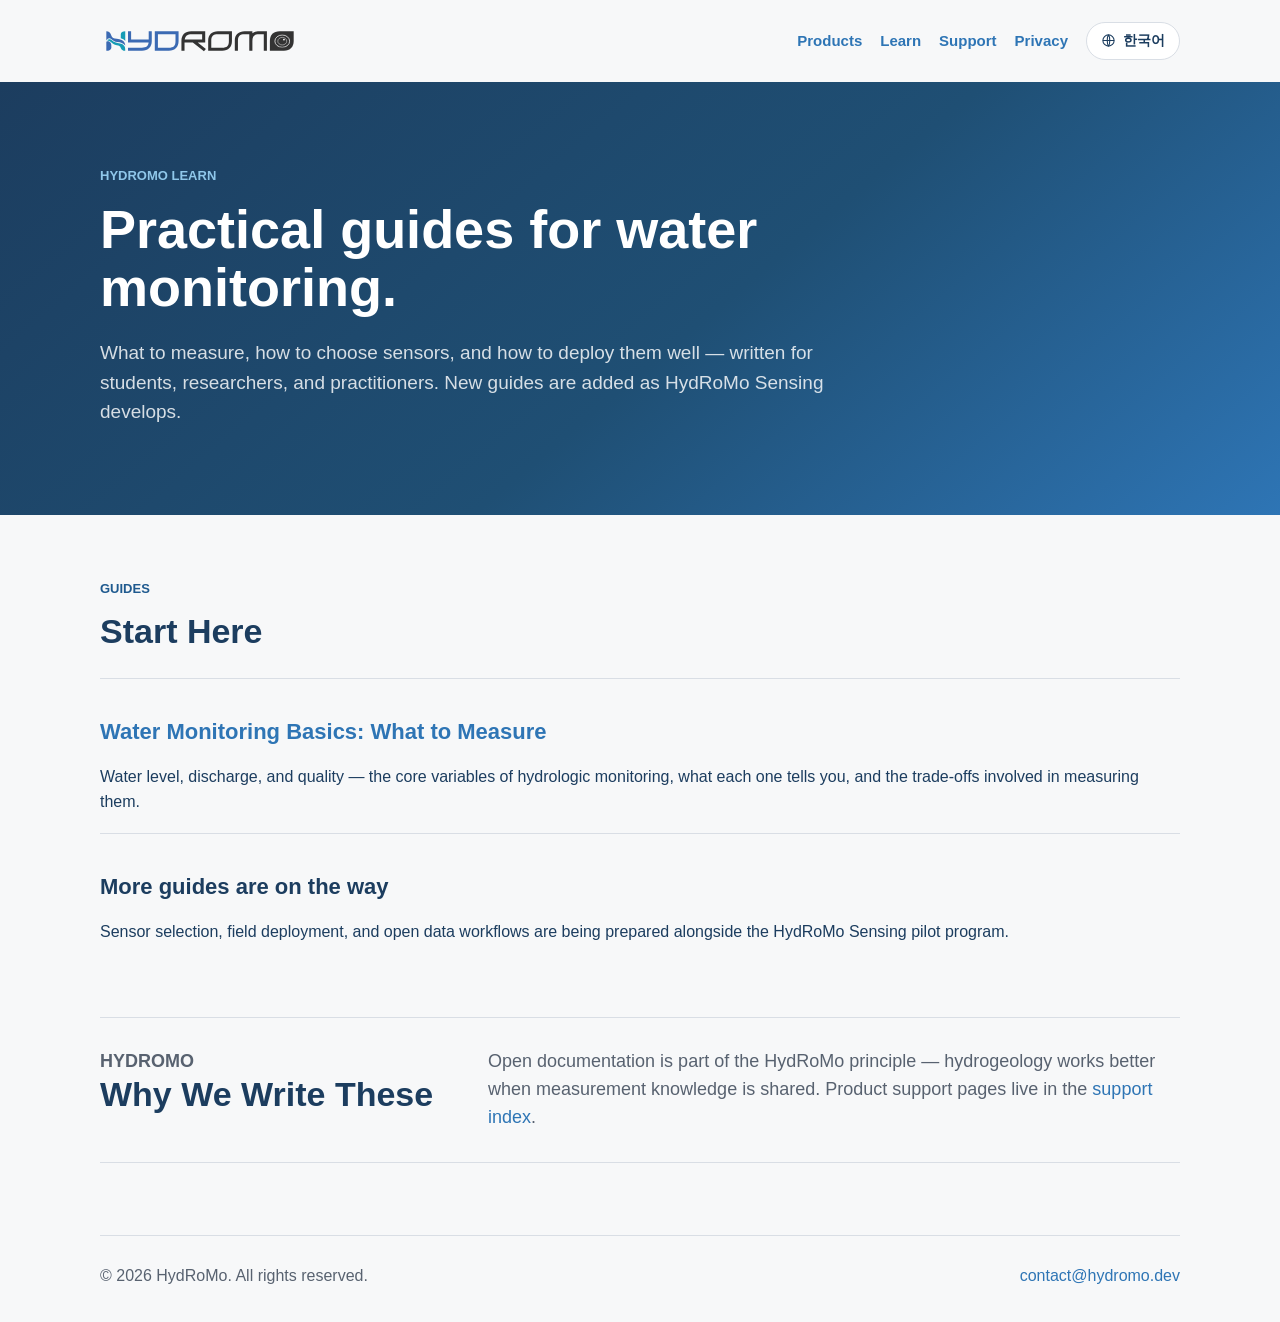
<file: learn/index.html>
<!doctype html>
<html lang="en" data-lang="en">
  <head>
    <meta charset="utf-8">
    <meta name="viewport" content="width=device-width, initial-scale=1">
    <script>try{var l=localStorage.getItem("hydromo-lang");if(l!=="ko"&&l!=="en")l="en";document.documentElement.setAttribute("data-lang",l);document.documentElement.setAttribute("lang",l);}catch(e){}</script>
    <meta name="description" content="HydRoMo Learn — practical guides on water monitoring: what to measure, how to choose sensors, and how to deploy them well." data-ko="HydRoMo 러닝 — 수문 모니터링 실무 가이드: 무엇을 측정할지, 센서를 고르는 기준, 현장에 잘 설치하는 방법.">
    <title data-ko="러닝 — HydRoMo 가이드">Learn — HydRoMo Guides</title>
    <link rel="icon" href="/assets/hydromo-logo.svg" type="image/svg+xml">
    <link rel="canonical" href="https://hydromo.dev/learn/">
    <meta property="og:type" content="website">
    <meta property="og:site_name" content="HydRoMo">
    <meta property="og:title" content="HydRoMo Learn — Water Monitoring Guides">
    <meta property="og:description" content="Practical guides on water monitoring: what to measure, how to choose sensors, and how to deploy them well.">
    <meta property="og:url" content="https://hydromo.dev/learn/">
    <meta property="og:image" content="https://hydromo.dev/assets/og-image.png">
    <meta name="twitter:card" content="summary_large_image">
    <link rel="alternate icon" type="image/png" href="/assets/favicon-64.png">
    <link rel="apple-touch-icon" href="/assets/apple-touch-icon.png">
    <link rel="stylesheet" href="../styles.css">
    <script src="../lang.js" defer></script>
  </head>
  <body>
    <div class="page">
      <header class="nav">
        <a class="brand" href="../" aria-label="HydRoMo home">
          <img src="../assets/hydromo-logo.svg" alt="HydRoMo" width="248" height="40">
        </a>
        <nav class="nav-links" aria-label="Main navigation">
          <a href="../#products"><span class="en">Products</span><span class="ko">제품</span></a>
          <a href="../learn/"><span class="en">Learn</span><span class="ko">가이드</span></a>
          <a href="../support/"><span class="en">Support</span><span class="ko">지원</span></a>
          <a href="../privacy/"><span class="en">Privacy</span><span class="ko">개인정보처리방침</span></a>
          <button id="lang-toggle" class="lang-toggle" type="button">
            <svg viewBox="0 0 24 24" fill="none" stroke="currentColor" stroke-width="1.7" aria-hidden="true"><circle cx="12" cy="12" r="9"/><path d="M3 12h18"/><path d="M12 3c2.7 3.1 2.7 14.9 0 18M12 3c-2.7 3.1-2.7 14.9 0 18"/></svg>
            <span class="lang-toggle-label">한국어</span>
          </button>
        </nav>
      </header>

      <main>
        <section class="mission">
          <p class="eyebrow eyebrow-light"><span class="en">HydRoMo Learn</span><span class="ko">HydRoMo 러닝</span></p>
          <h1>
            <span class="en">Practical guides for water monitoring.</span>
            <span class="ko">수문 모니터링을 위한 실무 가이드.</span>
          </h1>
          <p class="mission-lead">
            <span class="en">What to measure, how to choose sensors, and how to deploy them well — written for students, researchers, and practitioners. New guides are added as HydRoMo Sensing develops.</span>
            <span class="ko">무엇을 측정할지, 센서를 어떻게 고를지, 현장에 어떻게 설치할지 — 학생·연구자·실무자를 위해 씁니다. HydRoMo Sensing이 다져지는 만큼 가이드도 계속 추가됩니다.</span>
          </p>
        </section>

        <section class="section" aria-labelledby="guides-title">
          <div class="section-heading">
            <p class="eyebrow"><span class="en">Guides</span><span class="ko">가이드</span></p>
            <h2 id="guides-title"><span class="en">Start Here</span><span class="ko">여기서 시작하세요</span></h2>
          </div>
          <div class="support-list">
            <section>
              <h3><a href="water-monitoring-basics/"><span class="en">Water Monitoring Basics: What to Measure</span><span class="ko">수문 모니터링 기초: 무엇을 측정할 것인가</span></a></h3>
              <p>
                <span class="en">Water level, discharge, and quality — the core variables of hydrologic monitoring, what each one tells you, and the trade-offs involved in measuring them.</span>
                <span class="ko">수위·유량·수질 — 수문 모니터링의 핵심 변수들이 무엇을 말해주는지, 측정할 때 어떤 균형이 있는지 소개합니다.</span>
              </p>
            </section>
            <section>
              <h3><span class="en">More guides are on the way</span><span class="ko">가이드가 계속 추가됩니다</span></h3>
              <p>
                <span class="en">Sensor selection, field deployment, and open data workflows are being prepared alongside the HydRoMo Sensing pilot program.</span>
                <span class="ko">센서 선택, 현장 설치, 열린 데이터 워크플로 가이드를 HydRoMo Sensing 파일럿 프로그램과 함께 준비하고 있습니다.</span>
              </p>
            </section>
          </div>
        </section>

        <section class="section split" aria-labelledby="learn-company-title">
          <div>
            <p class="eyebrow"><span class="en">HydRoMo</span><span class="ko">HydRoMo</span></p>
            <h2 id="learn-company-title"><span class="en">Why We Write These</span><span class="ko">이 가이드를 쓰는 이유</span></h2>
          </div>
          <p>
            <span class="en">Open documentation is part of the HydRoMo principle — hydrogeology works better when measurement knowledge is shared. Product support pages live in the <a href="../support/">support index</a>.</span>
            <span class="ko">열린 문서는 HydRoMo의 원칙입니다 — 측정 지식이 공유될 때 수문지질 연구는 더 잘 돌아갑니다. 제품 지원 페이지는 <a href="../support/">지원 색인</a>에 있습니다.</span>
          </p>
        </section>
      </main>

      <footer class="footer">
        <span>&copy; 2026 HydRoMo. All rights reserved.</span>
        <span><a href="mailto:contact@hydromo.dev">contact@hydromo.dev</a></span>
      </footer>
    </div>
  </body>
</html>
</file>
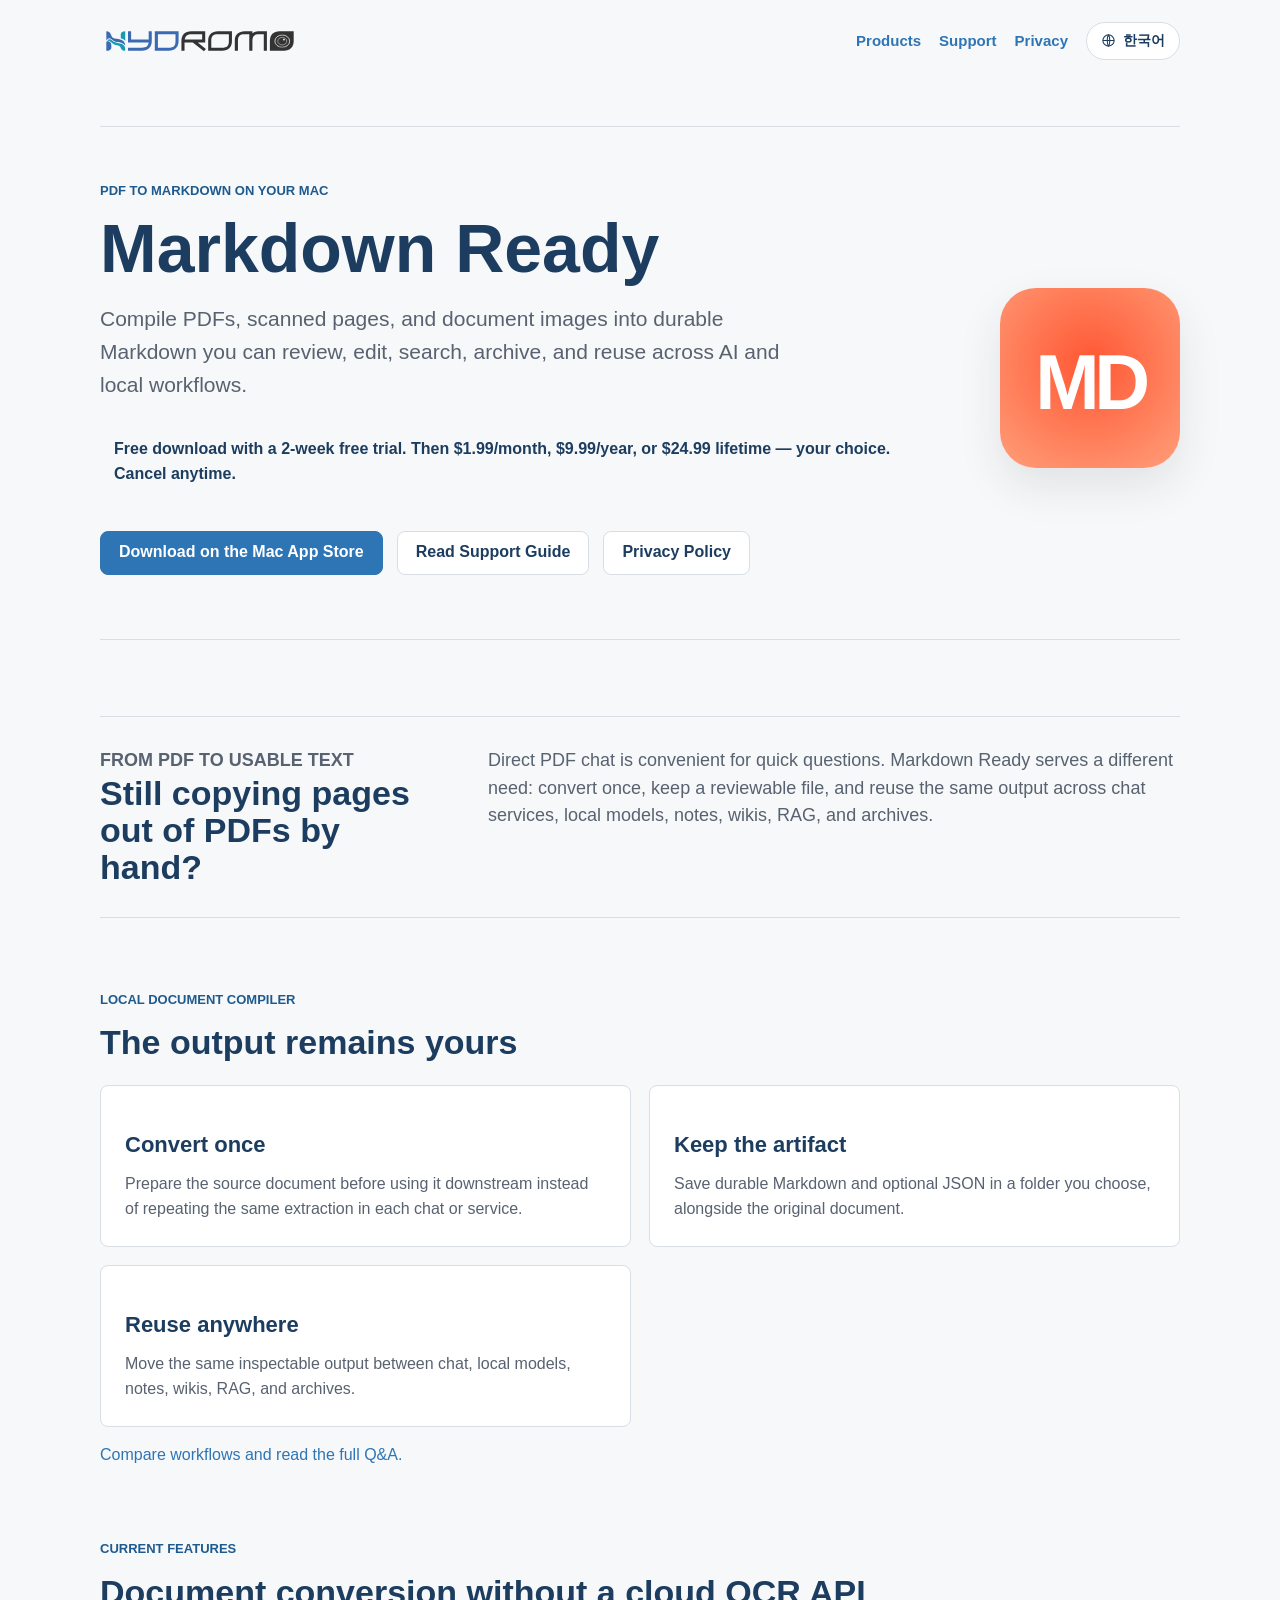
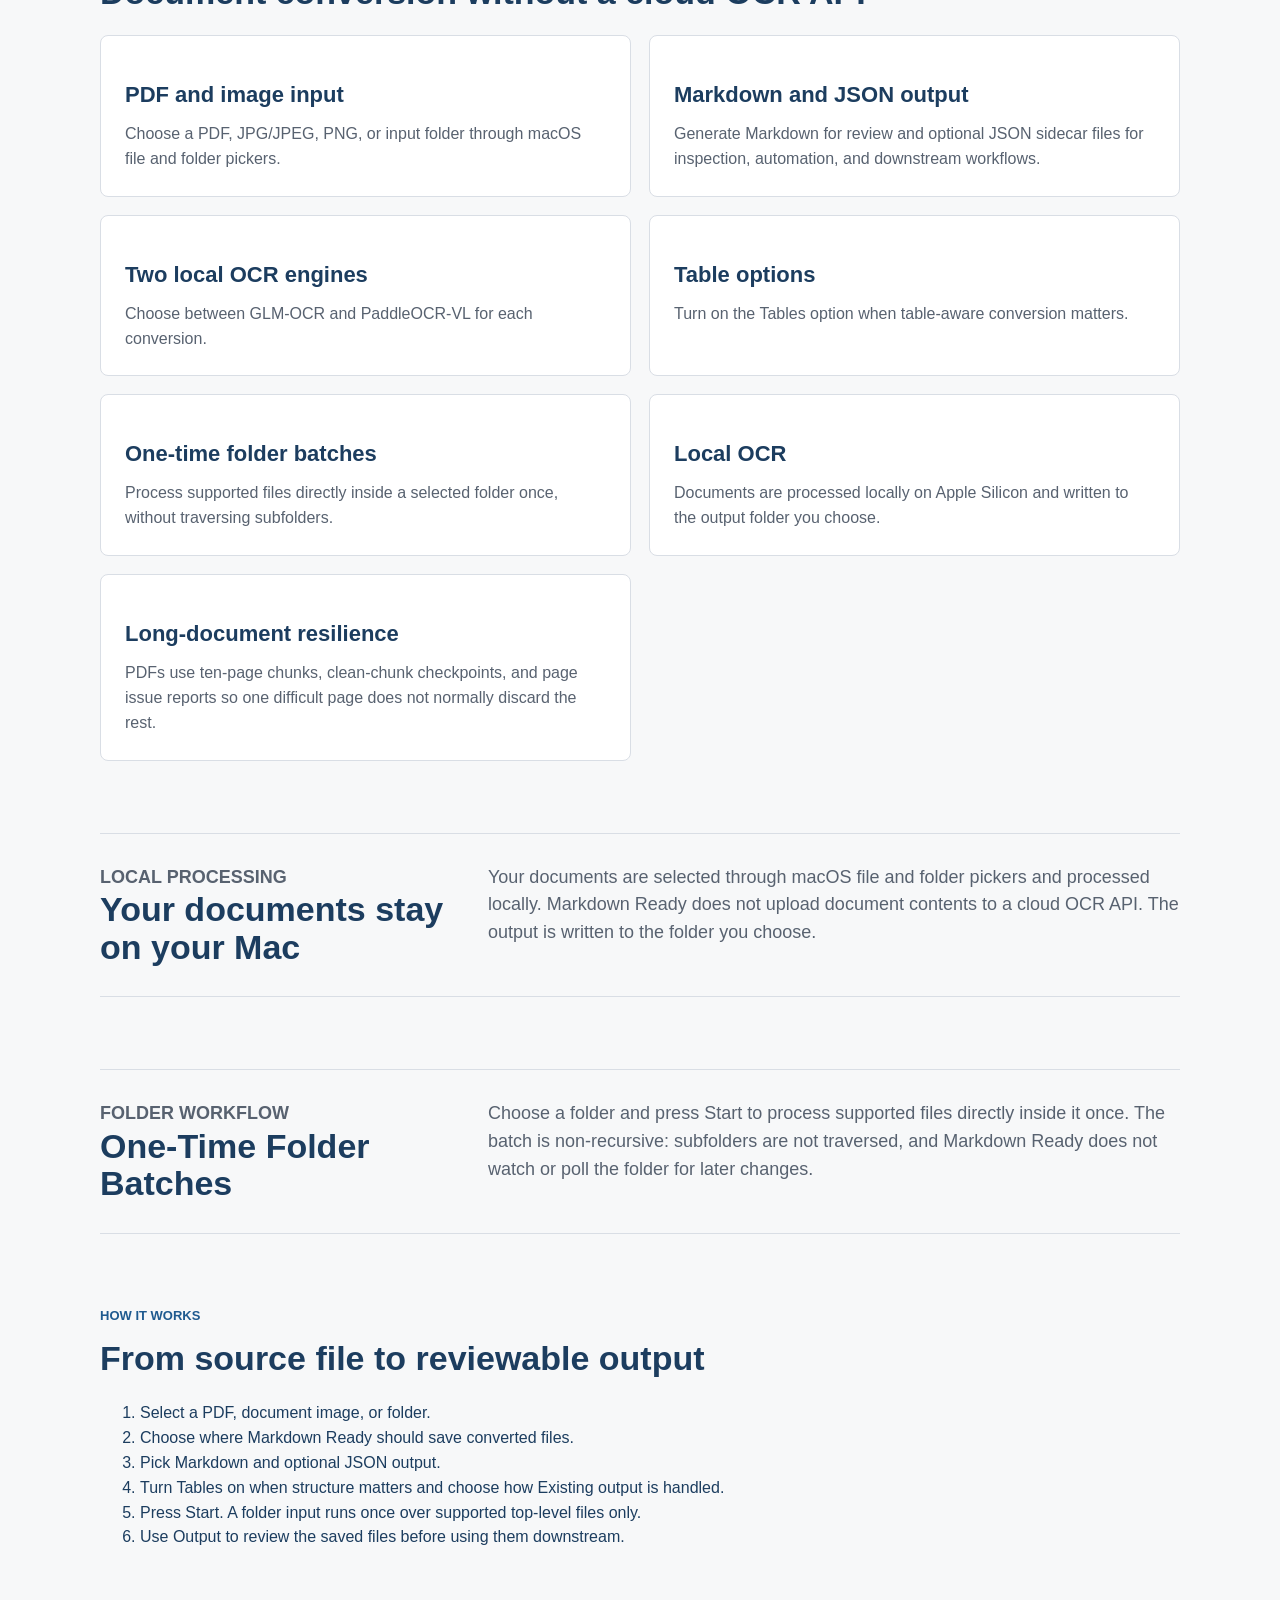
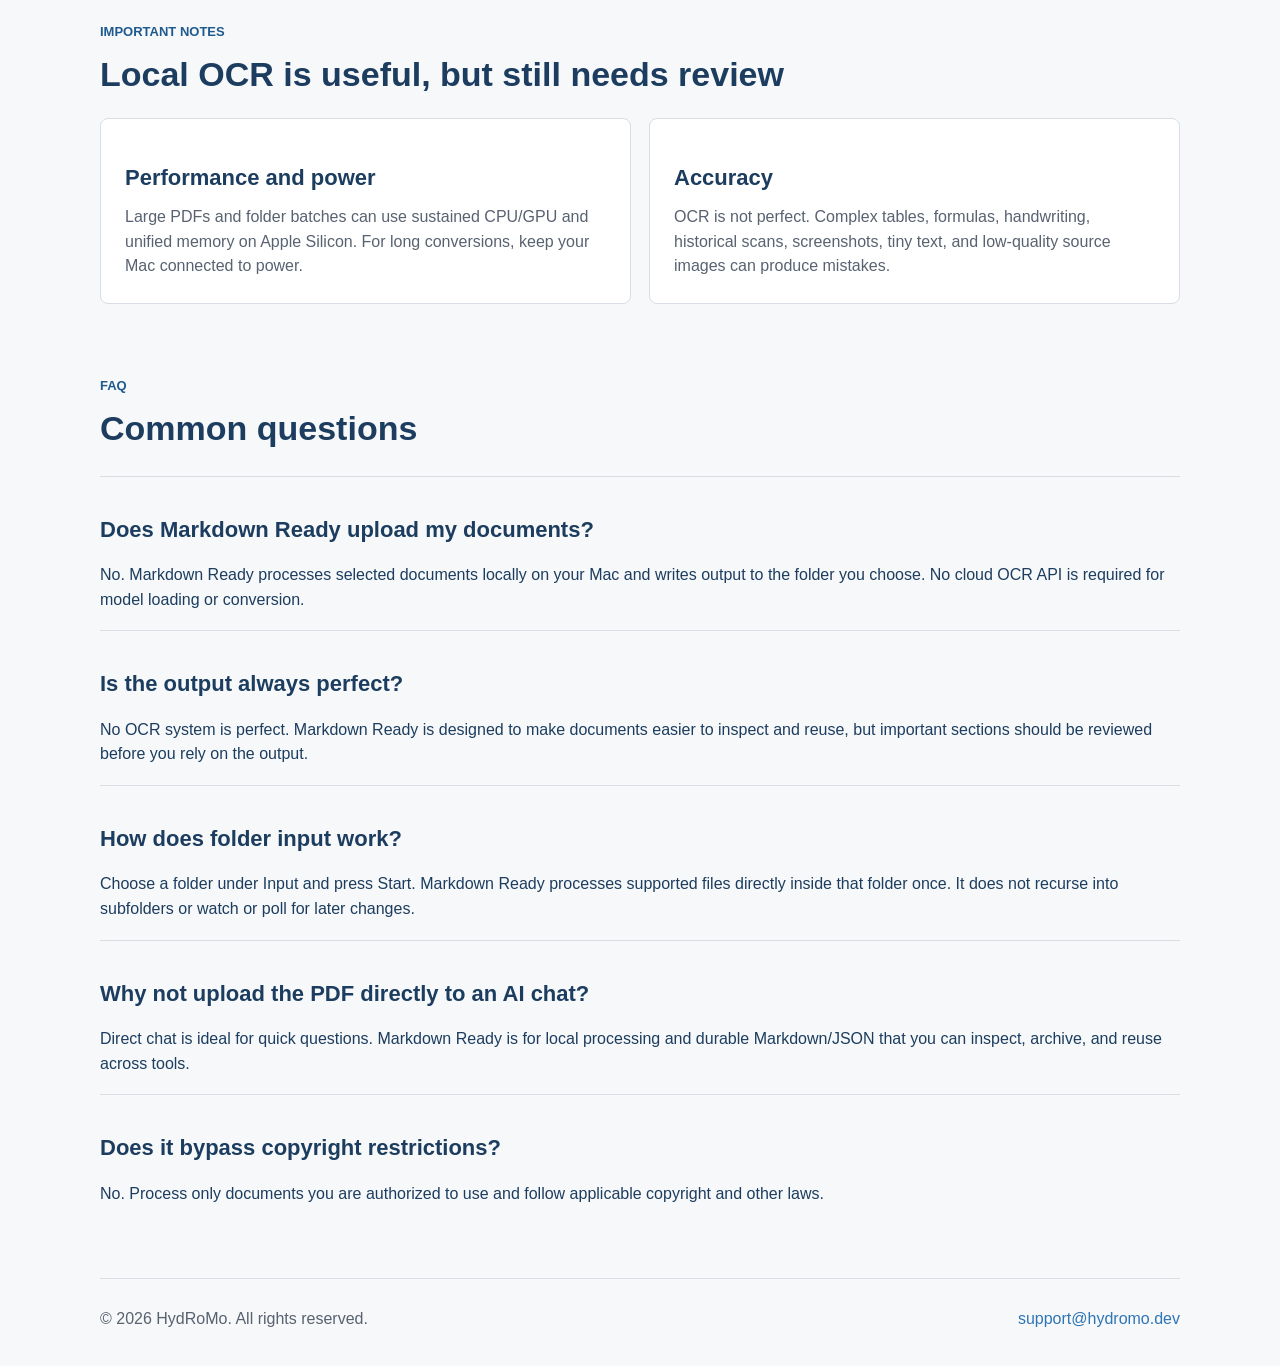
<file: markdown-ready/index.html>
<!doctype html>
<html lang="en" data-lang="en">
  <head>
    <meta charset="utf-8">
    <meta name="viewport" content="width=device-width, initial-scale=1">
    <script>try{var l=localStorage.getItem("hydromo-lang");if(l!=="ko"&&l!=="en")l="en";document.documentElement.setAttribute("data-lang",l);document.documentElement.setAttribute("lang",l);}catch(e){}</script>
    <meta name="description" content="A private, on-device document compiler for reusable Markdown and optional JSON on Apple Silicon Macs. Two local OCR engines, no cloud OCR API." data-ko="Apple Silicon Mac에서 재사용 가능한 Markdown과 선택적 JSON을 만드는 온디바이스 문서 컴파일러입니다. 로컬 OCR 엔진 두 종류, 클라우드 OCR API 없음.">
    <title data-ko="Markdown Ready - Mac에서 PDF를 Markdown으로">Markdown Ready - PDF to Markdown on your Mac</title>
    <link rel="icon" href="/assets/markdown-ready-icon.svg" type="image/svg+xml">
    <link rel="canonical" href="https://hydromo.dev/markdown-ready/">
    <meta property="og:type" content="website">
    <meta property="og:site_name" content="HydRoMo">
    <meta property="og:title" content="Markdown Ready — PDF to Markdown on your Mac">
    <meta property="og:description" content="A private, on-device document compiler for reusable Markdown and optional JSON on Apple Silicon Macs. Two local OCR engines, no cloud OCR API.">
    <meta property="og:url" content="https://hydromo.dev/markdown-ready/">
    <meta property="og:image" content="https://hydromo.dev/assets/og-image.png">
    <meta property="og:image:width" content="1200">
    <meta property="og:image:height" content="630">
    <meta name="twitter:card" content="summary_large_image">
    <link rel="alternate icon" type="image/png" href="/assets/favicon-64.png">
    <link rel="apple-touch-icon" href="/assets/apple-touch-icon.png">
    <link rel="stylesheet" href="../styles.css">
    <script src="../lang.js" defer></script>
  </head>
  <body>
    <div class="page">
      <header class="nav">
        <a class="brand" href="../" aria-label="HydRoMo home">
          <img src="../assets/hydromo-logo.svg" alt="HydRoMo" width="248" height="40">
        </a>
        <nav class="nav-links" aria-label="Main navigation">
          <a href="../#products"><span class="en">Products</span><span class="ko">제품</span></a>
          <a href="support/"><span class="en">Support</span><span class="ko">지원</span></a>
          <a href="privacy/"><span class="en">Privacy</span><span class="ko">개인정보처리방침</span></a>
          <button id="lang-toggle" class="lang-toggle" type="button">
            <svg viewBox="0 0 24 24" fill="none" stroke="currentColor" stroke-width="1.7" aria-hidden="true"><circle cx="12" cy="12" r="9"/><path d="M3 12h18"/><path d="M12 3c2.7 3.1 2.7 14.9 0 18M12 3c-2.7 3.1-2.7 14.9 0 18"/></svg>
            <span class="lang-toggle-label">한국어</span>
          </button>
        </nav>
      </header>

      <main>
        <section class="hero product-hero">
          <div>
            <p class="eyebrow"><span class="en">PDF to Markdown on your Mac</span><span class="ko">Mac에서 PDF를 Markdown으로</span></p>
            <h1>Markdown Ready</h1>
            <p class="lead">
              <span class="en">Compile PDFs, scanned pages, and document images into durable Markdown you can review, edit, search, archive, and reuse across AI and local workflows.</span>
              <span class="ko">PDF, 스캔 문서, 문서 이미지를 검토·편집·검색·보관하고 AI와 로컬 워크플로에서 재사용할 수 있는 안정적인 Markdown으로 컴파일합니다.</span>
            </p>
            <p class="launch-strip">
              <span class="en">Free download with a 2-week free trial. Then $1.99/month, $9.99/year, or $24.99 lifetime — your choice. Cancel anytime.</span>
              <span class="ko">무료 다운로드 + 2주 무료 체험. 이후 월 $1.99 · 연 $9.99 · 평생 $24.99 중 선택. 언제든 해지 가능.</span>
            </p>
            <div class="actions">
              <a class="button primary" href="https://apps.apple.com/us/app/markdown-ready/id6780211476?mt=12"><span class="en">Download on the Mac App Store</span><span class="ko">Mac App Store에서 다운로드</span></a>
              <a class="button" href="support/"><span class="en">Read Support Guide</span><span class="ko">지원 가이드 보기</span></a>
              <a class="button" href="privacy/"><span class="en">Privacy Policy</span><span class="ko">개인정보처리방침</span></a>
            </div>
          </div>
          <img class="app-icon" src="../assets/markdown-ready-icon.svg" alt="Markdown Ready app icon" width="180" height="180">
        </section>

        <section class="section split" aria-labelledby="copy-title">
          <div>
            <p class="eyebrow"><span class="en">From PDF to usable text</span><span class="ko">PDF에서 쓸 수 있는 텍스트로</span></p>
            <h2 id="copy-title"><span class="en">Still copying pages out of PDFs by hand?</span><span class="ko">아직도 PDF에서 페이지를 손으로 옮기고 계신가요?</span></h2>
          </div>
          <p>
            <span class="en">Direct PDF chat is convenient for quick questions. Markdown Ready serves a different need: convert once, keep a reviewable file, and reuse the same output across chat services, local models, notes, wikis, RAG, and archives.</span>
            <span class="ko">PDF를 챗에 직접 올리는 방식은 간단한 질문에 편리합니다. Markdown Ready는 다른 필요를 채웁니다. 한 번 변환해 검토 가능한 파일을 남기고, 같은 결과물을 챗 서비스, 로컬 모델, 노트, 위키, RAG, 아카이브에서 재사용하는 것이죠.</span>
          </p>
        </section>

        <section class="section" aria-labelledby="compiler-title">
          <div class="section-heading">
            <p class="eyebrow"><span class="en">Local Document Compiler</span><span class="ko">로컬 문서 컴파일러</span></p>
            <h2 id="compiler-title"><span class="en">The output remains yours</span><span class="ko">결과물은 당신의 것으로 남습니다</span></h2>
          </div>
          <div class="feature-grid">
            <section>
              <h3><span class="en">Convert once</span><span class="ko">한 번만 변환</span></h3>
              <p><span class="en">Prepare the source document before using it downstream instead of repeating the same extraction in each chat or service.</span><span class="ko">매 챗·서비스마다 같은 추출을 반복하지 말고, downstream에서 쓰기 전에 원본 문서를 한 번 준비해 두세요.</span></p>
            </section>
            <section>
              <h3><span class="en">Keep the artifact</span><span class="ko">산출물 보관</span></h3>
              <p><span class="en">Save durable Markdown and optional JSON in a folder you choose, alongside the original document.</span><span class="ko">내구성 있는 Markdown과 선택적 JSON을 원본 문서 옆, 직접 고른 폴더에 저장합니다.</span></p>
            </section>
            <section>
              <h3><span class="en">Reuse anywhere</span><span class="ko">어디서든 재사용</span></h3>
              <p><span class="en">Move the same inspectable output between chat, local models, notes, wikis, RAG, and archives.</span><span class="ko">검사 가능한 같은 결과물을 챗, 로컬 모델, 노트, 위키, RAG, 아카이브 사이에서 자유롭게 옮겨 쓰세요.</span></p>
            </section>
          </div>
          <p><a href="support/#questions-and-answers"><span class="en">Compare workflows and read the full Q&amp;A.</span><span class="ko">워크플로 비교와 전체 Q&amp;A 보기.</span></a></p>
        </section>

        <section class="section" aria-labelledby="features-title">
          <div class="section-heading">
            <p class="eyebrow"><span class="en">Current Features</span><span class="ko">주요 기능</span></p>
            <h2 id="features-title"><span class="en">Document conversion without a cloud OCR API</span><span class="ko">클라우드 OCR API 없이 문서 변환</span></h2>
          </div>
          <div class="feature-grid">
            <section>
              <h3><span class="en">PDF and image input</span><span class="ko">PDF·이미지 입력</span></h3>
              <p><span class="en">Choose a PDF, JPG/JPEG, PNG, or input folder through macOS file and folder pickers.</span><span class="ko">macOS 파일·폴더 선택기를 통해 PDF, JPG/JPEG, PNG 또는 입력 폴더를 고를 수 있습니다.</span></p>
            </section>
            <section>
              <h3><span class="en">Markdown and JSON output</span><span class="ko">Markdown·JSON 출력</span></h3>
              <p><span class="en">Generate Markdown for review and optional JSON sidecar files for inspection, automation, and downstream workflows.</span><span class="ko">검토용 Markdown과, 검사·자동화·후속 작업용 선택적 JSON 사이드카 파일을 생성합니다.</span></p>
            </section>
            <section>
              <h3><span class="en">Two local OCR engines</span><span class="ko">로컬 OCR 엔진 두 종류</span></h3>
              <p><span class="en">Choose between GLM-OCR and PaddleOCR-VL for each conversion.</span><span class="ko">변환할 때마다 GLM-OCR과 PaddleOCR-VL 중에서 고를 수 있습니다.</span></p>
            </section>
            <section>
              <h3><span class="en">Table options</span><span class="ko">표 옵션</span></h3>
              <p><span class="en">Turn on the Tables option when table-aware conversion matters.</span><span class="ko">표 구조가 중요한 문서라면 Tables 옵션을 켜세요.</span></p>
            </section>
            <section>
              <h3><span class="en">One-time folder batches</span><span class="ko">일회성 폴더 배치</span></h3>
              <p><span class="en">Process supported files directly inside a selected folder once, without traversing subfolders.</span><span class="ko">선택한 폴더 바로 안에 있는 지원 파일을 하위 폴더 침범 없이 한 번에 처리합니다.</span></p>
            </section>
            <section>
              <h3><span class="en">Local OCR</span><span class="ko">로컬 OCR</span></h3>
              <p><span class="en">Documents are processed locally on Apple Silicon and written to the output folder you choose.</span><span class="ko">문서는 Apple Silicon에서 로컬로 처리되고, 직접 고른 출력 폴더에 기록됩니다.</span></p>
            </section>
            <section>
              <h3><span class="en">Long-document resilience</span><span class="ko">긴 문서 안정성</span></h3>
              <p><span class="en">PDFs use ten-page chunks, clean-chunk checkpoints, and page issue reports so one difficult page does not normally discard the rest.</span><span class="ko">PDF는 10페이지 청크, 완료 청크 체크포인트, 페이지 이슈 리포트를 사용해 한두 어려운 페이지가 나머지를 날려버리지 않습니다.</span></p>
            </section>
          </div>
        </section>

        <section class="section split" aria-labelledby="local-title">
          <div>
            <p class="eyebrow"><span class="en">Local Processing</span><span class="ko">로컬 처리</span></p>
            <h2 id="local-title"><span class="en">Your documents stay on your Mac</span><span class="ko">문서는 당신의 Mac에 머무릅니다</span></h2>
          </div>
          <p>
            <span class="en">Your documents are selected through macOS file and folder pickers and processed locally. Markdown Ready does not upload document contents to a cloud OCR API. The output is written to the folder you choose.</span>
            <span class="ko">문서는 macOS 파일·폴더 선택기로 선택되고 로컬에서 처리됩니다. Markdown Ready는 문서 내용을 클라우드 OCR API로 업로드하지 않습니다. 결과물은 직접 고른 폴더에 기록됩니다.</span>
          </p>
        </section>

        <section class="section split" aria-labelledby="batch-title">
          <div>
            <p class="eyebrow"><span class="en">Folder Workflow</span><span class="ko">폴더 워크플로</span></p>
            <h2 id="batch-title"><span class="en">One-Time Folder Batches</span><span class="ko">일회성 폴더 배치</span></h2>
          </div>
          <p>
            <span class="en">Choose a folder and press Start to process supported files directly inside it once. The batch is non-recursive: subfolders are not traversed, and Markdown Ready does not watch or poll the folder for later changes.</span>
            <span class="ko">폴더를 고르고 Start를 누르면 그 폴더 바로 안의 지원 파일을 한 번 처리합니다. 배치는 비재귀 방식이라 하위 폴더는 들어가지 않고, 이후 변화를 지켜보거나 폴링하지도 않습니다.</span>
          </p>
        </section>

        <section class="section" aria-labelledby="workflow-title">
          <div class="section-heading">
            <p class="eyebrow"><span class="en">How It Works</span><span class="ko">작동 방식</span></p>
            <h2 id="workflow-title"><span class="en">From source file to reviewable output</span><span class="ko">원본 파일에서 검토 가능한 결과까지</span></h2>
          </div>
          <ol>
            <li><span class="en">Select a PDF, document image, or folder.</span><span class="ko">PDF, 문서 이미지 또는 폴더를 선택합니다.</span></li>
            <li><span class="en">Choose where Markdown Ready should save converted files.</span><span class="ko">변환된 파일을 저장할 위치를 정합니다.</span></li>
            <li><span class="en">Pick Markdown and optional JSON output.</span><span class="ko">Markdown과 선택적 JSON 출력을 고릅니다.</span></li>
            <li><span class="en">Turn Tables on when structure matters and choose how Existing output is handled.</span><span class="ko">구조가 중요하면 Tables를 켜고, 기존 출력 처리 방식(Existing)을 정합니다.</span></li>
            <li><span class="en">Press Start. A folder input runs once over supported top-level files only.</span><span class="ko">Start를 누릅니다. 폴더 입력은 지원되는 최상위 파일에 대해 한 번만 실행됩니다.</span></li>
            <li><span class="en">Use Output to review the saved files before using them downstream.</span><span class="ko">Output에서 저장된 파일을 확인한 뒤 활용하세요.</span></li>
          </ol>
        </section>

        <section class="section" aria-labelledby="notes-title">
          <div class="section-heading">
            <p class="eyebrow"><span class="en">Important Notes</span><span class="ko">알아두세요</span></p>
            <h2 id="notes-title"><span class="en">Local OCR is useful, but still needs review</span><span class="ko">로컬 OCR은 유용하지만, 검토는 여전히 필요합니다</span></h2>
          </div>
          <div class="feature-grid">
            <section>
              <h3><span class="en">Performance and power</span><span class="ko">성능과 전원</span></h3>
              <p><span class="en">Large PDFs and folder batches can use sustained CPU/GPU and unified memory on Apple Silicon. For long conversions, keep your Mac connected to power.</span><span class="ko">큰 PDF와 폴더 배치는 Apple Silicon의 CPU/GPU와 통합 메모리를 지속적으로 사용할 수 있습니다. 긴 변환에는 Mac을 전원에 연결해 두세요.</span></p>
            </section>
            <section>
              <h3><span class="en">Accuracy</span><span class="ko">정확도</span></h3>
              <p><span class="en">OCR is not perfect. Complex tables, formulas, handwriting, historical scans, screenshots, tiny text, and low-quality source images can produce mistakes.</span><span class="ko">OCR은 완벽하지 않습니다. 복잡한 표, 수식, 필기, 오래된 스캔본, 스크린샷, 작은 글씨, 품질이 낮은 원본 이미지는 오류를 만들 수 있습니다.</span></p>
            </section>
          </div>
        </section>

        <section class="section" id="questions-and-answers" aria-labelledby="faq-title">
          <div class="section-heading">
            <p class="eyebrow">FAQ</p>
            <h2 id="faq-title"><span class="en">Common questions</span><span class="ko">자주 묻는 질문</span></h2>
          </div>
          <div class="support-list">
            <section>
              <h3><span class="en">Does Markdown Ready upload my documents?</span><span class="ko">Markdown Ready는 문서를 업로드하나요?</span></h3>
              <p><span class="en">No. Markdown Ready processes selected documents locally on your Mac and writes output to the folder you choose. No cloud OCR API is required for model loading or conversion.</span><span class="ko">아니요. 선택한 문서는 Mac에서 로컬로 처리되고 결과는 직접 고른 폴더에 기록됩니다. 모델 로딩이나 변환에 클라우드 OCR API가 필요하지 않습니다.</span></p>
            </section>
            <section>
              <h3><span class="en">Is the output always perfect?</span><span class="ko">출력은 항상 완벽한가요?</span></h3>
              <p><span class="en">No OCR system is perfect. Markdown Ready is designed to make documents easier to inspect and reuse, but important sections should be reviewed before you rely on the output.</span><span class="ko">완벽한 OCR 시스템은 없습니다. Markdown Ready는 문서를 검사하고 재사용하기 쉽게 만들지만, 중요한 부분은 결과를 신뢰하기 전에 검토해야 합니다.</span></p>
            </section>
            <section>
              <h3><span class="en">How does folder input work?</span><span class="ko">폴더 입력은 어떻게 동작하나요?</span></h3>
              <p><span class="en">Choose a folder under Input and press Start. Markdown Ready processes supported files directly inside that folder once. It does not recurse into subfolders or watch or poll for later changes.</span><span class="ko">Input에서 폴더를 고르고 Start를 누르면, 그 폴더 바로 안의 지원 파일을 한 번 처리합니다. 하위 폴더 재귀나 이후 변화 감시·폴링은 하지 않습니다.</span></p>
            </section>
            <section>
              <h3><span class="en">Why not upload the PDF directly to an AI chat?</span><span class="ko">PDF를 AI 챗에 직접 올리면 안 되나요?</span></h3>
              <p><span class="en">Direct chat is ideal for quick questions. Markdown Ready is for local processing and durable Markdown/JSON that you can inspect, archive, and reuse across tools.</span><span class="ko">빠른 질문에는 직접 챗이 좋습니다. Markdown Ready는 로컬 처리와, 검사·보관·도구 간 재사용이 가능한 안정적인 Markdown/JSON을 위한 도구입니다.</span></p>
            </section>
            <section>
              <h3><span class="en">Does it bypass copyright restrictions?</span><span class="ko">저작권 제한을 우회하나요?</span></h3>
              <p><span class="en">No. Process only documents you are authorized to use and follow applicable copyright and other laws.</span><span class="ko">아니요. 사용 권한이 있는 문서만 처리하고, 관련 저작권 및 기타 법률을 준수해 주세요.</span></p>
            </section>
          </div>
        </section>
      </main>

      <footer class="footer">
        <span>&copy; 2026 HydRoMo. All rights reserved.</span>
        <span><a href="mailto:support@hydromo.dev">support@hydromo.dev</a></span>
      </footer>
    </div>
  </body>
</html>
</file>
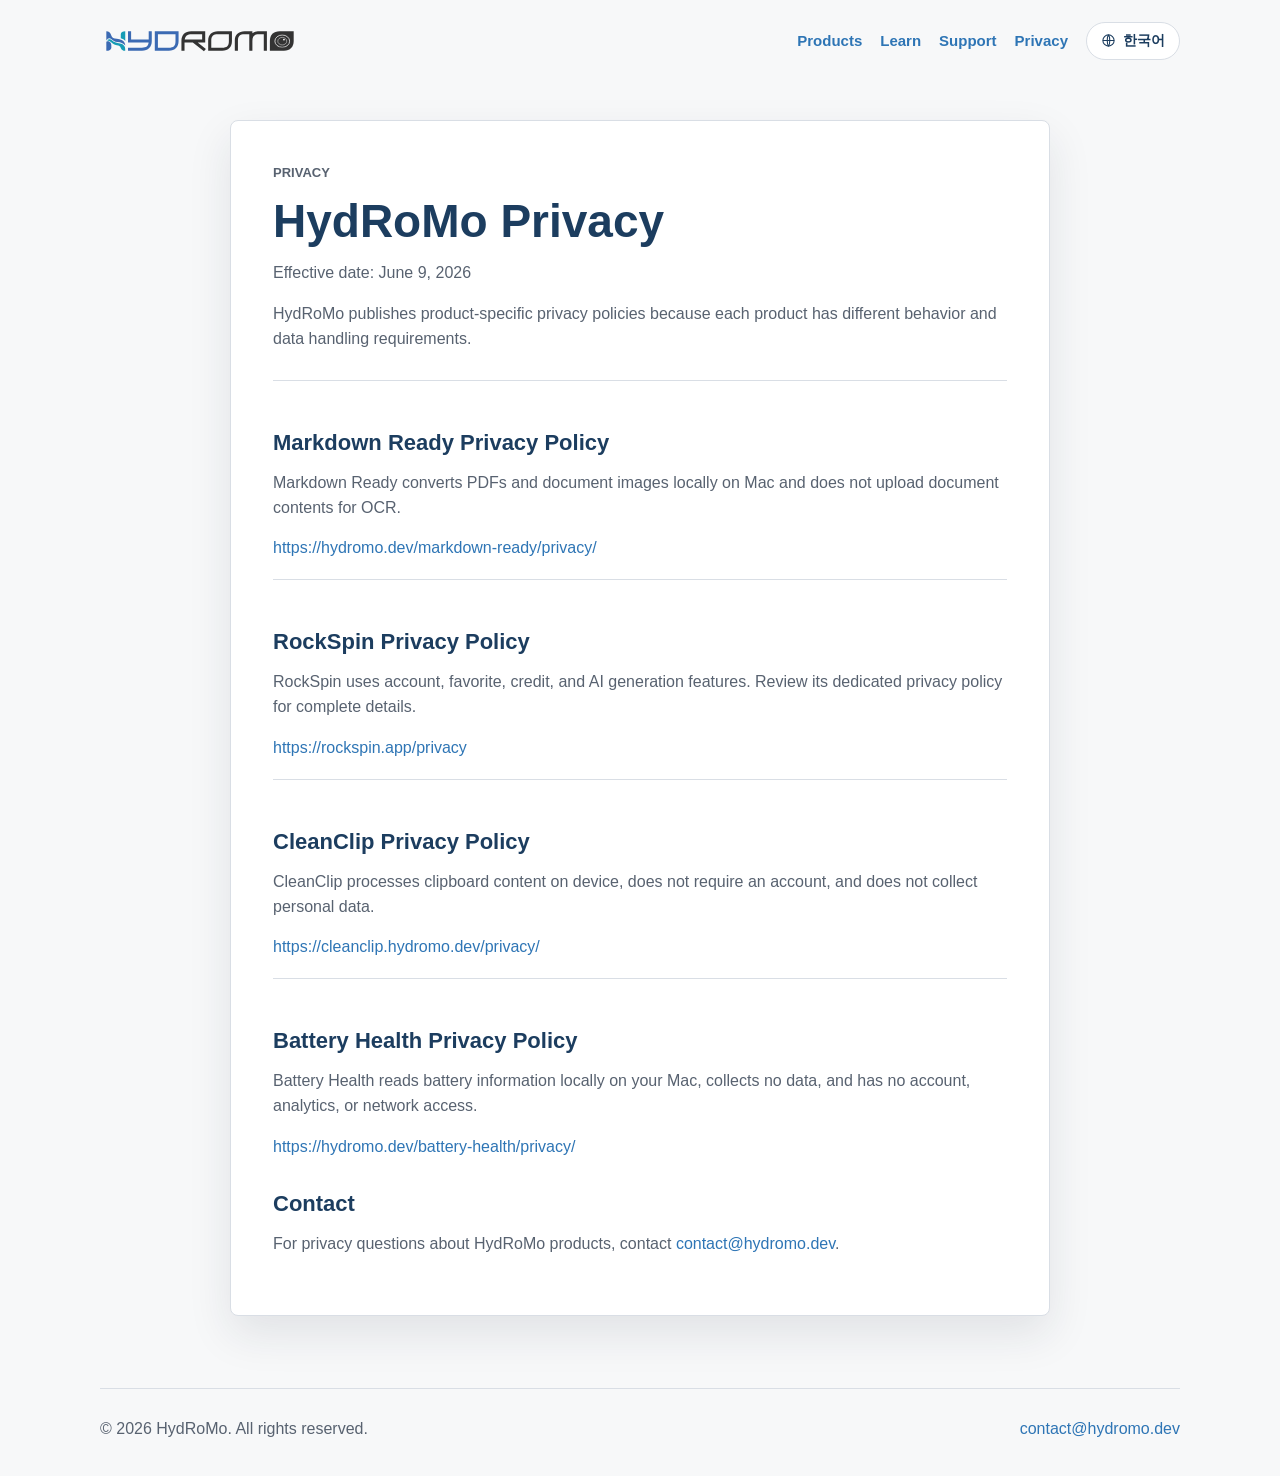
<file: privacy/index.html>
<!doctype html>
<html lang="en" data-lang="en">
  <head>
    <meta charset="utf-8">
    <meta name="viewport" content="width=device-width, initial-scale=1">
    <script>try{var l=localStorage.getItem("hydromo-lang");if(l!=="ko"&&l!=="en")l="en";document.documentElement.setAttribute("data-lang",l);document.documentElement.setAttribute("lang",l);}catch(e){}</script>
    <meta name="description" content="Privacy information for HydRoMo products." data-ko="HydRoMo 제품의 개인정보처리방침 정보입니다.">
    <title data-ko="개인정보처리방침 - HydRoMo">Privacy - HydRoMo</title>
    <link rel="icon" href="/assets/hydromo-logo.svg" type="image/svg+xml">
    <link rel="canonical" href="https://hydromo.dev/privacy/">
    <meta property="og:type" content="website">
    <meta property="og:site_name" content="HydRoMo">
    <meta property="og:title" content="Privacy - HydRoMo">
    <meta property="og:description" content="Privacy information for HydRoMo products.">
    <meta property="og:url" content="https://hydromo.dev/privacy/">
    <meta property="og:image" content="https://hydromo.dev/assets/og-image.png">
    <meta property="og:image:width" content="1200">
    <meta property="og:image:height" content="630">
    <meta name="twitter:card" content="summary_large_image">
    <link rel="alternate icon" type="image/png" href="/assets/favicon-64.png">
    <link rel="apple-touch-icon" href="/assets/apple-touch-icon.png">
    <link rel="stylesheet" href="../styles.css">
    <script src="../lang.js" defer></script>
  </head>
  <body>
    <div class="page">
      <header class="nav">
        <a class="brand" href="../" aria-label="HydRoMo home">
          <img src="../assets/hydromo-logo.svg" alt="HydRoMo" width="248" height="40">
        </a>
        <nav class="nav-links" aria-label="Main navigation">
          <a href="../#products"><span class="en">Products</span><span class="ko">제품</span></a>
          <a href="../learn/"><span class="en">Learn</span><span class="ko">가이드</span></a>
          <a href="../support/"><span class="en">Support</span><span class="ko">지원</span></a>
          <a href="../privacy/"><span class="en">Privacy</span><span class="ko">개인정보처리방침</span></a>
          <button id="lang-toggle" class="lang-toggle" type="button">
            <svg viewBox="0 0 24 24" fill="none" stroke="currentColor" stroke-width="1.7" aria-hidden="true"><circle cx="12" cy="12" r="9"/><path d="M3 12h18"/><path d="M12 3c2.7 3.1 2.7 14.9 0 18M12 3c-2.7 3.1-2.7 14.9 0 18"/></svg>
            <span class="lang-toggle-label">한국어</span>
          </button>
        </nav>
      </header>

      <main class="content">
        <p class="eyebrow"><span class="en">Privacy</span><span class="ko">개인정보처리방침</span></p>
        <h1><span class="en">HydRoMo Privacy</span><span class="ko">HydRoMo 개인정보처리방침</span></h1>
        <p><span class="en">Effective date: June 9, 2026</span><span class="ko">시행일: 2026년 6월 9일</span></p>
        <p>
          <span class="en">HydRoMo publishes product-specific privacy policies because each product has different behavior and data handling requirements.</span>
          <span class="ko">HydRoMo는 제품마다 동작 방식과 데이터 처리 요건이 다르기 때문에 제품별 개인정보처리방침을 운영합니다.</span>
        </p>

        <div class="support-list">
          <section>
            <h2><span class="en">Markdown Ready Privacy Policy</span><span class="ko">Markdown Ready 개인정보처리방침</span></h2>
            <p>
              <span class="en">Markdown Ready converts PDFs and document images locally on Mac and does not upload document contents for OCR.</span>
              <span class="ko">Markdown Ready는 Mac에서 PDF와 문서 이미지를 로컬로 변환하며, OCR을 위해 문서 내용을 업로드하지 않습니다.</span>
            </p>
            <p><a href="https://hydromo.dev/markdown-ready/privacy/">https://hydromo.dev/markdown-ready/privacy/</a></p>
          </section>

          <section>
            <h2><span class="en">RockSpin Privacy Policy</span><span class="ko">RockSpin 개인정보처리방침</span></h2>
            <p>
              <span class="en">RockSpin uses account, favorite, credit, and AI generation features. Review its dedicated privacy policy for complete details.</span>
              <span class="ko">RockSpin은 계정, 즐겨찾기, 크레딧, AI 생성 기능을 사용합니다. 자세한 내용은 전용 개인정보처리방침을 확인해 주세요.</span>
            </p>
            <p><a href="https://rockspin.app/privacy">https://rockspin.app/privacy</a></p>
          </section>

          <section>
            <h2><span class="en">CleanClip Privacy Policy</span><span class="ko">CleanClip 개인정보처리방침</span></h2>
            <p>
              <span class="en">CleanClip processes clipboard content on device, does not require an account, and does not collect personal data.</span>
              <span class="ko">CleanClip은 클립보드 내용을 기기에서 처리하며, 계정이 필요 없고 개인 데이터를 수집하지 않습니다.</span>
            </p>
            <p><a href="https://cleanclip.hydromo.dev/privacy/">https://cleanclip.hydromo.dev/privacy/</a></p>
          </section>

          <section>
            <h2><span class="en">Battery Health Privacy Policy</span><span class="ko">Battery Health 개인정보처리방침</span></h2>
            <p>
              <span class="en">Battery Health reads battery information locally on your Mac, collects no data, and has no account, analytics, or network access.</span>
              <span class="ko">Battery Health는 Mac의 배터리 정보를 로컬에서만 읽으며, 데이터를 수집하지 않고 계정·분석·네트워크 접근도 없습니다.</span>
            </p>
            <p><a href="https://hydromo.dev/battery-health/privacy/">https://hydromo.dev/battery-health/privacy/</a></p>
          </section>
        </div>

        <h2><span class="en">Contact</span><span class="ko">문의</span></h2>
        <p>
          <span class="en">For privacy questions about HydRoMo products, contact</span>
          <span class="ko">HydRoMo 제품의 개인정보 관련 문의는</span>
          <a href="mailto:contact@hydromo.dev">contact@hydromo.dev</a><span class="en">.</span><span class="ko">로 보내주세요.</span>
        </p>
      </main>

      <footer class="footer">
        <span>&copy; 2026 HydRoMo. All rights reserved.</span>
        <span><a href="mailto:contact@hydromo.dev">contact@hydromo.dev</a></span>
      </footer>
    </div>
  </body>
</html>
</file>
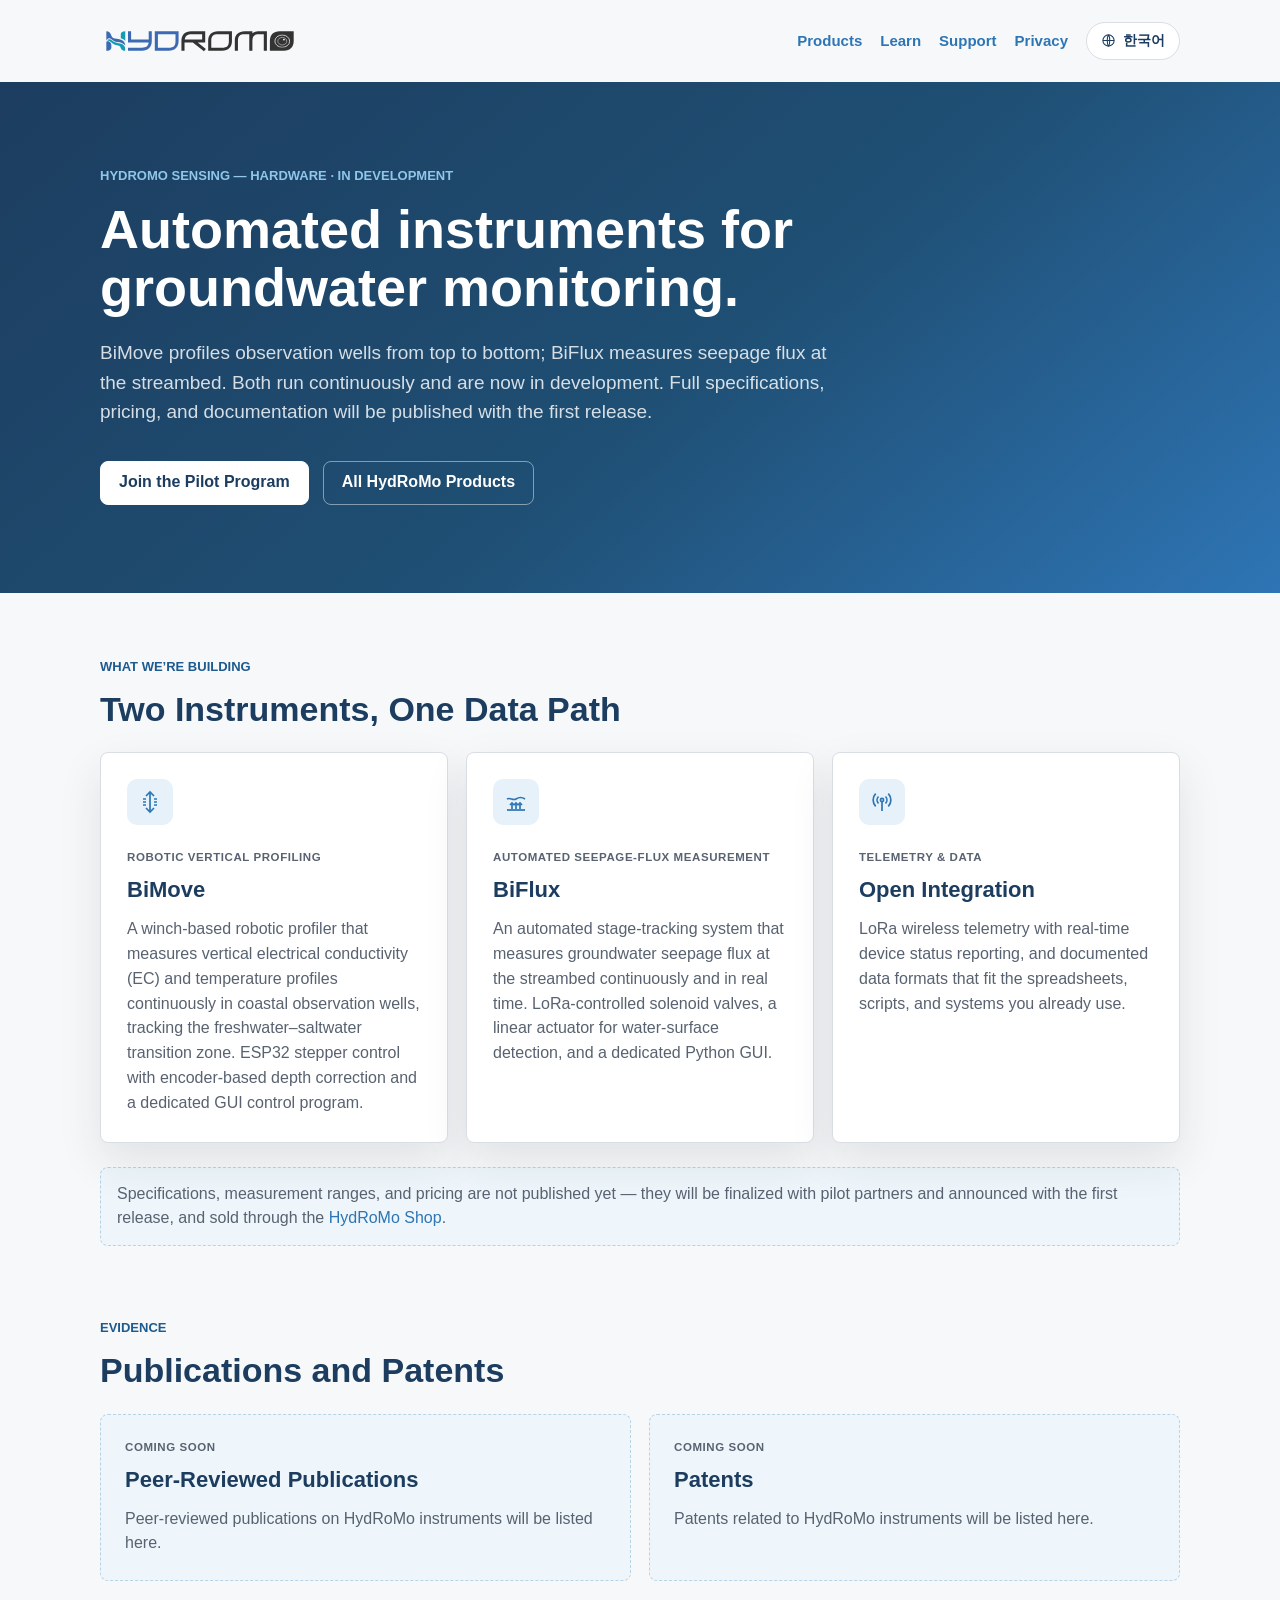
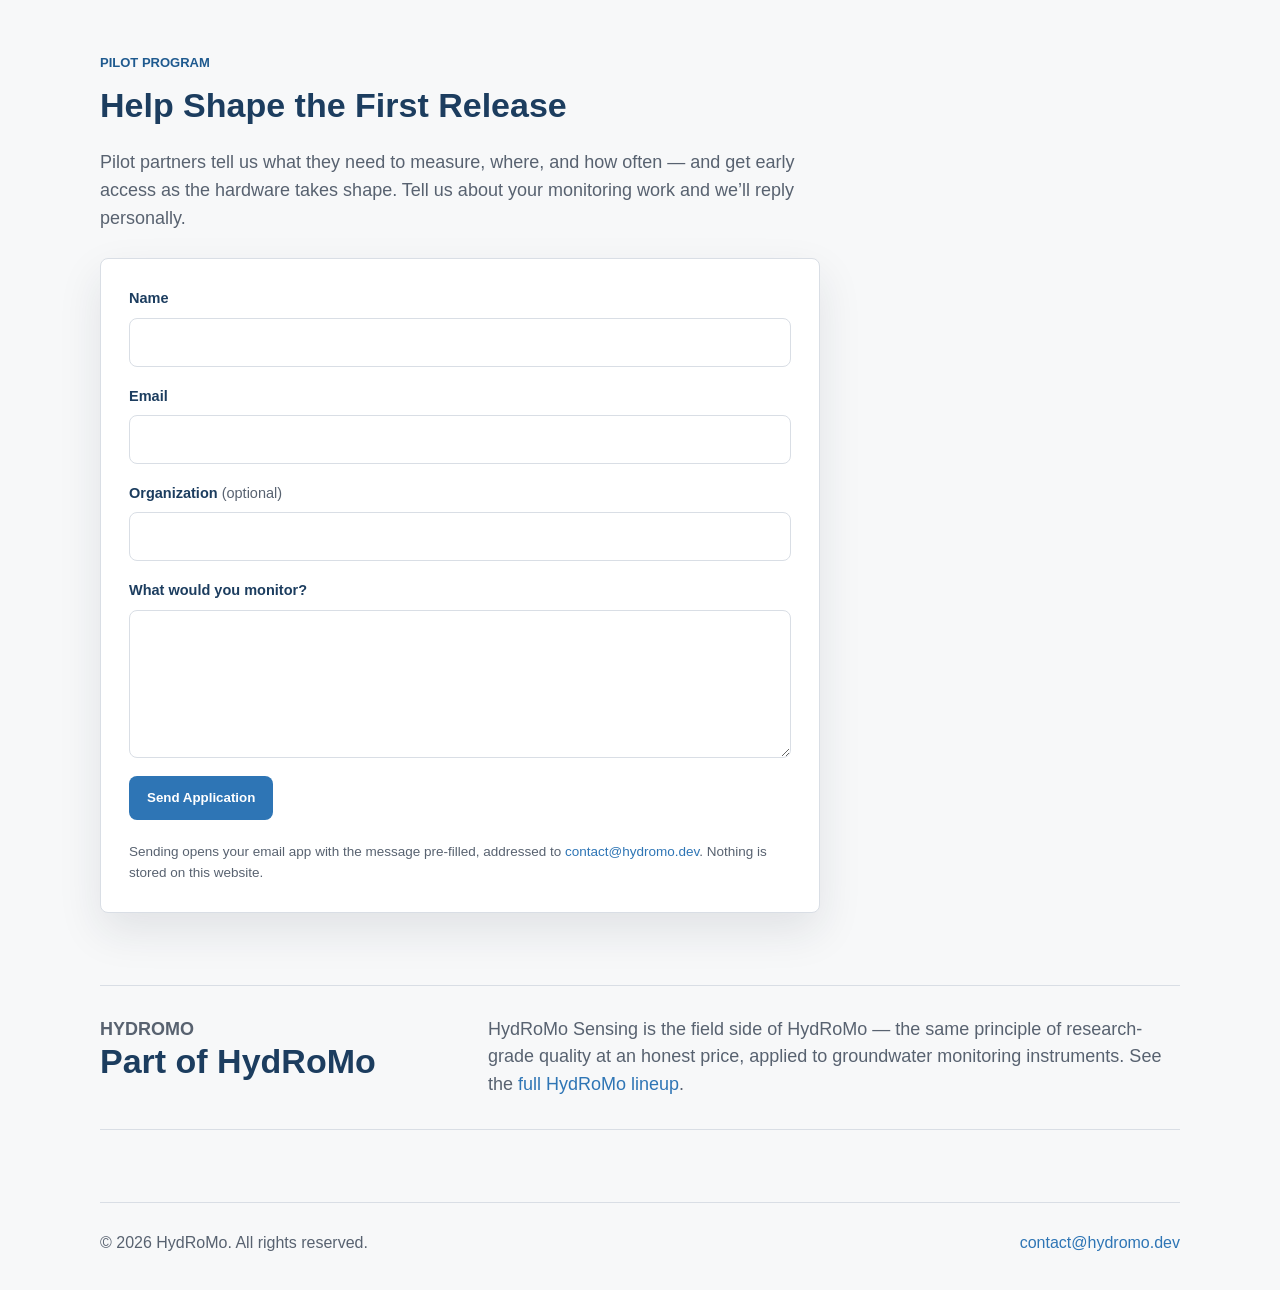
<file: sensing/index.html>
<!doctype html>
<html lang="en" data-lang="en">
  <head>
    <meta charset="utf-8">
    <meta name="viewport" content="width=device-width, initial-scale=1">
    <script>try{var l=localStorage.getItem("hydromo-lang");if(l!=="ko"&&l!=="en")l="en";document.documentElement.setAttribute("data-lang",l);document.documentElement.setAttribute("lang",l);}catch(e){}</script>
    <meta name="description" content="HydRoMo Sensing — automated groundwater monitoring instruments: BiMove robotic vertical profiling and BiFlux seepage-flux measurement. In development. Join the pilot program." data-ko="HydRoMo Sensing — 지하수 자동 계측 장비: BiMove 로봇 연직 프로파일링, BiFlux 지표유출량 측정. 개발 중입니다. 파일럿 프로그램에 참여하세요.">
    <title data-ko="HydRoMo Sensing — 지하수 자동 계측 장비 (개발 중)">HydRoMo Sensing — Groundwater Monitoring Instruments (In Development)</title>
    <link rel="icon" href="/assets/hydromo-logo.svg" type="image/svg+xml">
    <link rel="canonical" href="https://hydromo.dev/sensing/">
    <meta property="og:type" content="website">
    <meta property="og:site_name" content="HydRoMo">
    <meta property="og:title" content="HydRoMo Sensing — Groundwater Monitoring Instruments">
    <meta property="og:description" content="Automated groundwater monitoring instruments — BiMove robotic vertical profiling and BiFlux seepage-flux measurement. In development. Join the pilot program.">
    <meta property="og:url" content="https://hydromo.dev/sensing/">
    <meta property="og:image" content="https://hydromo.dev/assets/og-image.png">
    <meta property="og:image:width" content="1200">
    <meta property="og:image:height" content="630">
    <meta name="twitter:card" content="summary_large_image">
    <link rel="alternate icon" type="image/png" href="/assets/favicon-64.png">
    <link rel="apple-touch-icon" href="/assets/apple-touch-icon.png">
    <link rel="stylesheet" href="../styles.css">
    <script src="../lang.js" defer></script>
  </head>
  <body>
    <div class="page">
      <header class="nav">
        <a class="brand" href="../" aria-label="HydRoMo home">
          <img src="../assets/hydromo-logo.svg" alt="HydRoMo" width="248" height="40">
        </a>
        <nav class="nav-links" aria-label="Main navigation">
          <a href="../#products"><span class="en">Products</span><span class="ko">제품</span></a>
          <a href="../learn/"><span class="en">Learn</span><span class="ko">가이드</span></a>
          <a href="../support/"><span class="en">Support</span><span class="ko">지원</span></a>
          <a href="../privacy/"><span class="en">Privacy</span><span class="ko">개인정보처리방침</span></a>
          <button id="lang-toggle" class="lang-toggle" type="button">
            <svg viewBox="0 0 24 24" fill="none" stroke="currentColor" stroke-width="1.7" aria-hidden="true"><circle cx="12" cy="12" r="9"/><path d="M3 12h18"/><path d="M12 3c2.7 3.1 2.7 14.9 0 18M12 3c-2.7 3.1-2.7 14.9 0 18"/></svg>
            <span class="lang-toggle-label">한국어</span>
          </button>
        </nav>
      </header>

      <main>
        <section class="mission sensing-hero">
          <p class="eyebrow eyebrow-light"><span class="en">HydRoMo Sensing — Hardware · In Development</span><span class="ko">HydRoMo Sensing — 하드웨어 · 개발 중</span></p>
          <h1>
            <span class="en">Automated instruments for groundwater monitoring.</span>
            <span class="ko">지하수 모니터링을 위한 자동 계측 장비.</span>
          </h1>
          <p class="mission-lead">
            <span class="en">BiMove profiles observation wells from top to bottom; BiFlux measures seepage flux at the streambed. Both run continuously and are now in development. Full specifications, pricing, and documentation will be published with the first release.</span>
            <span class="ko">BiMove는 관측정을 위에서 아래까지 연직으로 측정하고, BiFlux는 하상의 지표유출량을 측정합니다. 두 장비 모두 연속 자동 측정 방식이며 현재 개발 중입니다. 전체 사양·가격·문서는 첫 출시와 함께 공개됩니다.</span>
          </p>
          <div class="actions">
            <a class="button button-bright" href="#pilot"><span class="en">Join the Pilot Program</span><span class="ko">파일럿 프로그램 참여</span></a>
            <a class="button button-ghost" href="../#products"><span class="en">All HydRoMo Products</span><span class="ko">HydRoMo 전체 제품</span></a>
          </div>
        </section>

        <section class="section" aria-labelledby="building-title">
          <div class="section-heading">
            <p class="eyebrow"><span class="en">What We&rsquo;re Building</span><span class="ko">무엇을 만들고 있나</span></p>
            <h2 id="building-title"><span class="en">Two Instruments, One Data Path</span><span class="ko">두 장비, 하나의 데이터 흐름</span></h2>
          </div>
          <div class="value-grid">
            <article class="value-card" id="bimove">
              <div class="value-icon" aria-hidden="true">
                <svg viewBox="0 0 24 24" fill="none" stroke="currentColor" stroke-width="1.7"><path d="M12 2v20"/><path d="M8 6l4-4 4 4M8 18l4 4 4-4"/><path d="M5 9h3M5 12h3M5 15h3M16 9h3M16 12h3M16 15h3"/></svg>
              </div>
              <p class="card-tag"><span class="en">Robotic Vertical Profiling</span><span class="ko">로봇 연직 프로파일링</span></p>
              <h3>BiMove</h3>
              <p>
                <span class="en">A winch-based robotic profiler that measures vertical electrical conductivity (EC) and temperature profiles continuously in coastal observation wells, tracking the freshwater–saltwater transition zone. ESP32 stepper control with encoder-based depth correction and a dedicated GUI control program.</span>
                <span class="ko">윈치 기반 로봇 프로파일러로 해안 관측정의 전기전도도(EC)·수온 연직 프로파일을 연속 자동 측정해 담수–염수 전이대를 추적합니다. ESP32 스테퍼 모터 제어, 엔코더 기반 심도 보정, 전용 GUI 제어 프로그램을 갖췄습니다.</span>
              </p>
            </article>
            <article class="value-card" id="biflux">
              <div class="value-icon" aria-hidden="true">
                <svg viewBox="0 0 24 24" fill="none" stroke="currentColor" stroke-width="1.7"><path d="M3 9c3-2 6 2 9 0s6-2 9 0"/><path d="M3 20h18"/><path d="M8 19v-6M12 19v-6M16 19v-6"/><path d="M6 15l2-2 2 2M10 15l2-2 2 2M14 15l2-2 2 2"/></svg>
              </div>
              <p class="card-tag"><span class="en">Automated Seepage-Flux Measurement</span><span class="ko">지표유출량 자동 측정</span></p>
              <h3>BiFlux</h3>
              <p>
                <span class="en">An automated stage-tracking system that measures groundwater seepage flux at the streambed continuously and in real time. LoRa-controlled solenoid valves, a linear actuator for water-surface detection, and a dedicated Python GUI.</span>
                <span class="ko">자동 수위 추적 방식으로 하상의 지하수 지표유출량을 실시간 연속 측정합니다. LoRa로 제어하는 솔레노이드 밸브, 수면 감지용 리니어 액추에이터, 전용 Python GUI를 갖췄습니다.</span>
              </p>
            </article>
            <article class="value-card">
              <div class="value-icon" aria-hidden="true">
                <svg viewBox="0 0 24 24" fill="none" stroke="currentColor" stroke-width="1.7"><path d="M12 12v9"/><circle cx="12" cy="10" r="1.6"/><path d="M8.5 6.5a5 5 0 0 0 0 7M15.5 6.5a5 5 0 0 1 0 7M5.7 3.7a9 9 0 0 0 0 12.6M18.3 3.7a9 9 0 0 1 0 12.6"/></svg>
              </div>
              <p class="card-tag"><span class="en">Telemetry &amp; Data</span><span class="ko">원격 통신 &amp; 데이터</span></p>
              <h3><span class="en">Open Integration</span><span class="ko">열린 연동</span></h3>
              <p>
                <span class="en">LoRa wireless telemetry with real-time device status reporting, and documented data formats that fit the spreadsheets, scripts, and systems you already use.</span>
                <span class="ko">LoRa 무선 원격 통신과 실시간 장비 상태 보고, 그리고 이미 쓰고 계신 스프레드시트·스크립트·시스템에 맞는 문서화된 데이터 형식을 제공합니다.</span>
              </p>
            </article>
          </div>
          <p class="spec-note">
            <span class="en">Specifications, measurement ranges, and pricing are not published yet — they will be finalized with pilot partners and announced with the first release, and sold through the <a href="../shop/">HydRoMo Shop</a>.</span>
            <span class="ko">사양·측정 범위·가격은 아직 공개 전입니다. 파일럿 파트너와 함께 확정해 첫 출시와 함께 발표하며, <a href="../shop/">HydRoMo 샵</a>에서 판매합니다.</span>
          </p>
        </section>

        <section class="section" aria-labelledby="evidence-title" id="evidence">
          <div class="section-heading">
            <p class="eyebrow"><span class="en">Evidence</span><span class="ko">근거</span></p>
            <h2 id="evidence-title"><span class="en">Publications and Patents</span><span class="ko">논문과 특허</span></h2>
          </div>
          <div class="feature-grid">
            <section class="placeholder-card" id="publications">
              <p class="card-tag"><span class="en">Coming Soon</span><span class="ko">준비 중</span></p>
              <h3><span class="en">Peer-Reviewed Publications</span><span class="ko">게재 논문</span></h3>
              <p>
                <span class="en">Peer-reviewed publications on HydRoMo instruments will be listed here.</span>
                <span class="ko">HydRoMo 장비 관련 게재 논문을 이곳에 정리할 예정입니다.</span>
              </p>
              <!-- PUBLICATIONS: add entries as <ul class="ref-list"><li>…</li></ul>
                   once approved (D-001: listed later, no field sites). -->
            </section>
            <section class="placeholder-card" id="patents">
              <p class="card-tag"><span class="en">Coming Soon</span><span class="ko">준비 중</span></p>
              <h3><span class="en">Patents</span><span class="ko">특허</span></h3>
              <p>
                <span class="en">Patents related to HydRoMo instruments will be listed here.</span>
                <span class="ko">HydRoMo 장비 관련 특허를 이곳에 정리할 예정입니다.</span>
              </p>
              <!-- PATENTS: add entries as <ul class="ref-list"><li>…</li></ul>
                   once approved (D-001). -->
            </section>
          </div>
        </section>

        <section class="section" aria-labelledby="pilot-title" id="pilot">
          <div class="section-heading">
            <p class="eyebrow"><span class="en">Pilot Program</span><span class="ko">파일럿 프로그램</span></p>
            <h2 id="pilot-title"><span class="en">Help Shape the First Release</span><span class="ko">첫 출시를 함께 만들어 주세요</span></h2>
          </div>
          <div class="pilot-wrap">
            <p class="pilot-intro">
              <span class="en">Pilot partners tell us what they need to measure, where, and how often — and get early access as the hardware takes shape. Tell us about your monitoring work and we&rsquo;ll reply personally.</span>
              <span class="ko">파일럿 파트너는 무엇을, 어디서, 얼마나 자주 측정해야 하는지 알려주시고, 하드웨어가 다져지는 동안 초기 접근권을 받으실 수 있습니다. 모니터링 업무에 대해 알려주세요. 직접 답장드리겠습니다.</span>
            </p>
            <!--
              FORM UPGRADE PATH: replace the mailto-composite handler below with a
              form service (e.g. Formspree) once an account exists:
              <form method="POST" action="https://formspree.io/f/YOUR_ID" ...>
              Keep the same field names so replies stay consistent.
            -->
            <form class="pilot-form" id="pilot-form">
              <div class="form-row">
                <label for="pf-name"><span class="en">Name</span><span class="ko">이름</span></label>
                <input id="pf-name" name="name" type="text" autocomplete="name" required>
              </div>
              <div class="form-row">
                <label for="pf-email"><span class="en">Email</span><span class="ko">이메일</span></label>
                <input id="pf-email" name="email" type="email" autocomplete="email" required>
              </div>
              <div class="form-row">
                <label for="pf-org">
                  <span class="en">Organization <span class="optional">(optional)</span></span>
                  <span class="ko">소속 <span class="optional">(선택)</span></span>
                </label>
                <input id="pf-org" name="organization" type="text" autocomplete="organization">
              </div>
              <div class="form-row">
                <label for="pf-use">
                  <span class="en">What would you monitor?</span>
                  <span class="ko">무엇을 모니터링하고 싶으신가요?</span>
                </label>
                <textarea id="pf-use" name="use_case" rows="5" required></textarea>
              </div>
              <button class="button primary" type="submit">
                <span class="en">Send Application</span><span class="ko">신청 보내기</span>
              </button>
              <p class="form-note">
                <span class="en">Sending opens your email app with the message pre-filled, addressed to <a href="mailto:contact@hydromo.dev">contact@hydromo.dev</a>. Nothing is stored on this website.</span>
                <span class="ko">보내기를 누르면 <a href="mailto:contact@hydromo.dev">contact@hydromo.dev</a>로 보낼 메일이 작성된 이메일 앱이 열립니다. 이 웹사이트에는 아무것도 저장되지 않습니다.</span>
              </p>
            </form>
          </div>
        </section>

        <section class="section split" aria-labelledby="sensing-company-title">
          <div>
            <p class="eyebrow"><span class="en">HydRoMo</span><span class="ko">HydRoMo</span></p>
            <h2 id="sensing-company-title"><span class="en">Part of HydRoMo</span><span class="ko">HydRoMo의 현장 장비</span></h2>
          </div>
          <p>
            <span class="en">HydRoMo Sensing is the field side of HydRoMo — the same principle of research-grade quality at an honest price, applied to groundwater monitoring instruments. See the <a href="../">full HydRoMo lineup</a>.</span>
            <span class="ko">HydRoMo Sensing은 HydRoMo의 현장 장비 라인입니다 — 정직한 가격의 연구용 등급 품질이라는 같은 원칙을 지하수 계측 장비에 적용합니다. <a href="../">HydRoMo 전체 라인업</a>을 만나보세요.</span>
          </p>
        </section>
      </main>

      <footer class="footer">
        <span>&copy; 2026 HydRoMo. All rights reserved.</span>
        <span><a href="mailto:contact@hydromo.dev">contact@hydromo.dev</a></span>
      </footer>
    </div>

    <script>
      (function () {
        "use strict";
        var form = document.getElementById("pilot-form");
        if (!form) return;
        form.addEventListener("submit", function (event) {
          event.preventDefault();
          var val = function (id) {
            var el = document.getElementById(id);
            return el ? el.value.trim() : "";
          };
          var lines = [
            "HydRoMo Sensing pilot program application",
            "",
            "Name: " + val("pf-name"),
            "Email: " + val("pf-email"),
            "Organization: " + (val("pf-org") || "-"),
            "",
            "What would you monitor:",
            val("pf-use")
          ];
          var mailto = "mailto:contact@hydromo.dev"
            + "?subject=" + encodeURIComponent("HydRoMo Sensing pilot program")
            + "&body=" + encodeURIComponent(lines.join("\n"));
          window.location.href = mailto;
        });
      })();
    </script>
  </body>
</html>
</file>
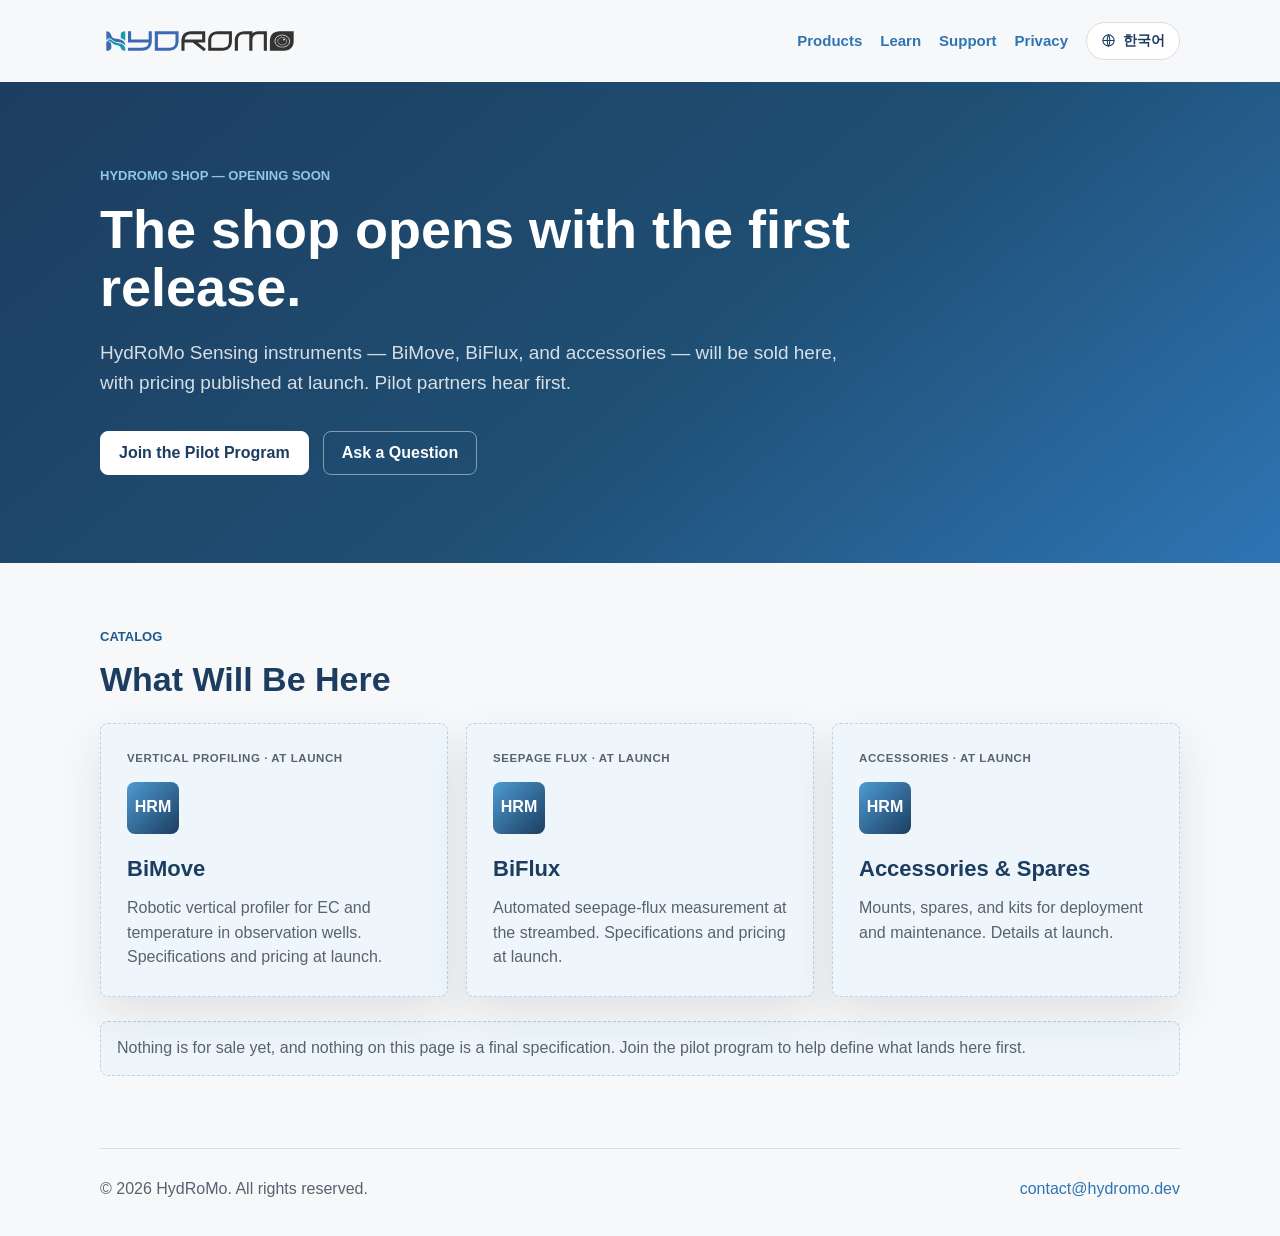
<file: shop/index.html>
<!doctype html>
<html lang="en" data-lang="en">
  <head>
    <meta charset="utf-8">
    <meta name="viewport" content="width=device-width, initial-scale=1">
    <!-- Pre-launch page: keep out of search engines until the store opens.
         On launch — remove this noindex, fill the category cards, and add
         this page to sitemap.xml. -->
    <meta name="robots" content="noindex, nofollow">
    <script>try{var l=localStorage.getItem("hydromo-lang");if(l!=="ko"&&l!=="en")l="en";document.documentElement.setAttribute("data-lang",l);document.documentElement.setAttribute("lang",l);}catch(e){}</script>
    <meta name="description" content="The HydRoMo Shop — opening with the first HydRoMo Sensing release. Join the pilot program to hear first." data-ko="HydRoMo 샵 — 첫 HydRoMo Sensing 출시와 함께 문을 엽니다. 파일럿 프로그램으로 가장 먼저 소식을 받으세요.">
    <title data-ko="샵 — 곧 오픈 | HydRoMo">Shop — Opening Soon | HydRoMo</title>
    <link rel="icon" href="/assets/hydromo-logo.svg" type="image/svg+xml">
    <link rel="canonical" href="https://hydromo.dev/shop/">
    <link rel="alternate icon" type="image/png" href="/assets/favicon-64.png">
    <link rel="apple-touch-icon" href="/assets/apple-touch-icon.png">
    <link rel="stylesheet" href="../styles.css">
    <script src="../lang.js" defer></script>
  </head>
  <body>
    <div class="page">
      <header class="nav">
        <a class="brand" href="../" aria-label="HydRoMo home">
          <img src="../assets/hydromo-logo.svg" alt="HydRoMo" width="248" height="40">
        </a>
        <nav class="nav-links" aria-label="Main navigation">
          <a href="../#products"><span class="en">Products</span><span class="ko">제품</span></a>
          <a href="../learn/"><span class="en">Learn</span><span class="ko">가이드</span></a>
          <a href="../support/"><span class="en">Support</span><span class="ko">지원</span></a>
          <a href="../privacy/"><span class="en">Privacy</span><span class="ko">개인정보처리방침</span></a>
          <button id="lang-toggle" class="lang-toggle" type="button">
            <svg viewBox="0 0 24 24" fill="none" stroke="currentColor" stroke-width="1.7" aria-hidden="true"><circle cx="12" cy="12" r="9"/><path d="M3 12h18"/><path d="M12 3c2.7 3.1 2.7 14.9 0 18M12 3c-2.7 3.1-2.7 14.9 0 18"/></svg>
            <span class="lang-toggle-label">한국어</span>
          </button>
        </nav>
      </header>

      <main>
        <section class="mission">
          <p class="eyebrow eyebrow-light"><span class="en">HydRoMo Shop — Opening Soon</span><span class="ko">HydRoMo 샵 — 곧 오픈</span></p>
          <h1>
            <span class="en">The shop opens with the first release.</span>
            <span class="ko">샵은 첫 출시와 함께 문을 엽니다.</span>
          </h1>
          <p class="mission-lead">
            <span class="en">HydRoMo Sensing instruments — BiMove, BiFlux, and accessories — will be sold here, with pricing published at launch. Pilot partners hear first.</span>
            <span class="ko">HydRoMo Sensing 장비 — BiMove, BiFlux, 액세서리 — 를 여기에서 판매하며, 가격은 출시와 함께 공개됩니다. 파일럿 파트너가 가장 먼저 소식을 받습니다.</span>
          </p>
          <div class="actions">
            <a class="button button-bright" href="../sensing/#pilot"><span class="en">Join the Pilot Program</span><span class="ko">파일럿 프로그램 참여</span></a>
            <a class="button button-ghost" href="mailto:contact@hydromo.dev"><span class="en">Ask a Question</span><span class="ko">문의하기</span></a>
          </div>
        </section>

        <!--
          LAUNCH CHECKLIST (when the store opens):
          1. Remove the noindex meta above; add this page to sitemap.xml.
          2. Replace the three placeholder cards below with real products
             (name, one-line description, price, product page link).
          3. Wire the Buy buttons to the chosen checkout path
             (Shopify Buy Button / Stripe Payment Links / Toss Payments).
          4. Consider an announcement in the homepage news strip.
        -->
        <section class="section" aria-labelledby="shop-catalog-title">
          <div class="section-heading">
            <p class="eyebrow"><span class="en">Catalog</span><span class="ko">카탈로그</span></p>
            <h2 id="shop-catalog-title"><span class="en">What Will Be Here</span><span class="ko">여기에 놓일 것들</span></h2>
          </div>
          <div class="product-grid">
            <article class="product-card coming-soon">
              <div class="card-tag">
                <span class="en">Vertical Profiling · At Launch</span>
                <span class="ko">연직 프로파일링 · 출시 때</span>
              </div>
              <div class="product-mark hrm">HRM</div>
              <h3>BiMove</h3>
              <p>
                <span class="en">Robotic vertical profiler for EC and temperature in observation wells. Specifications and pricing at launch.</span>
                <span class="ko">관측정의 EC·수온을 연직으로 측정하는 로봇 프로파일러입니다. 사양과 가격은 출시 때 공개됩니다.</span>
              </p>
            </article>
            <article class="product-card coming-soon">
              <div class="card-tag">
                <span class="en">Seepage Flux · At Launch</span>
                <span class="ko">지표유출량 · 출시 때</span>
              </div>
              <div class="product-mark hrm">HRM</div>
              <h3>BiFlux</h3>
              <p>
                <span class="en">Automated seepage-flux measurement at the streambed. Specifications and pricing at launch.</span>
                <span class="ko">하상의 지표유출량을 자동으로 측정합니다. 사양과 가격은 출시 때 공개됩니다.</span>
              </p>
            </article>
            <article class="product-card coming-soon">
              <div class="card-tag">
                <span class="en">Accessories · At Launch</span>
                <span class="ko">액세서리 · 출시 때</span>
              </div>
              <div class="product-mark hrm">HRM</div>
              <h3><span class="en">Accessories &amp; Spares</span><span class="ko">액세서리·부품</span></h3>
              <p>
                <span class="en">Mounts, spares, and kits for deployment and maintenance. Details at launch.</span>
                <span class="ko">설치와 유지보수를 위한 마운트·부품·키트입니다. 상세 내용은 출시 때 공개됩니다.</span>
              </p>
            </article>
          </div>
          <p class="spec-note">
            <span class="en">Nothing is for sale yet, and nothing on this page is a final specification. Join the pilot program to help define what lands here first.</span>
            <span class="ko">아직 판매 중인 제품이 없으며, 이 페이지의 내용은 최종 사양이 아닙니다. 무엇이 먼저 놓일지는 파일럿 프로그램에서 함께 정합니다.</span>
          </p>
        </section>
      </main>

      <footer class="footer">
        <span>&copy; 2026 HydRoMo. All rights reserved.</span>
        <span><a href="mailto:contact@hydromo.dev">contact@hydromo.dev</a></span>
      </footer>
    </div>
  </body>
</html>
</file>
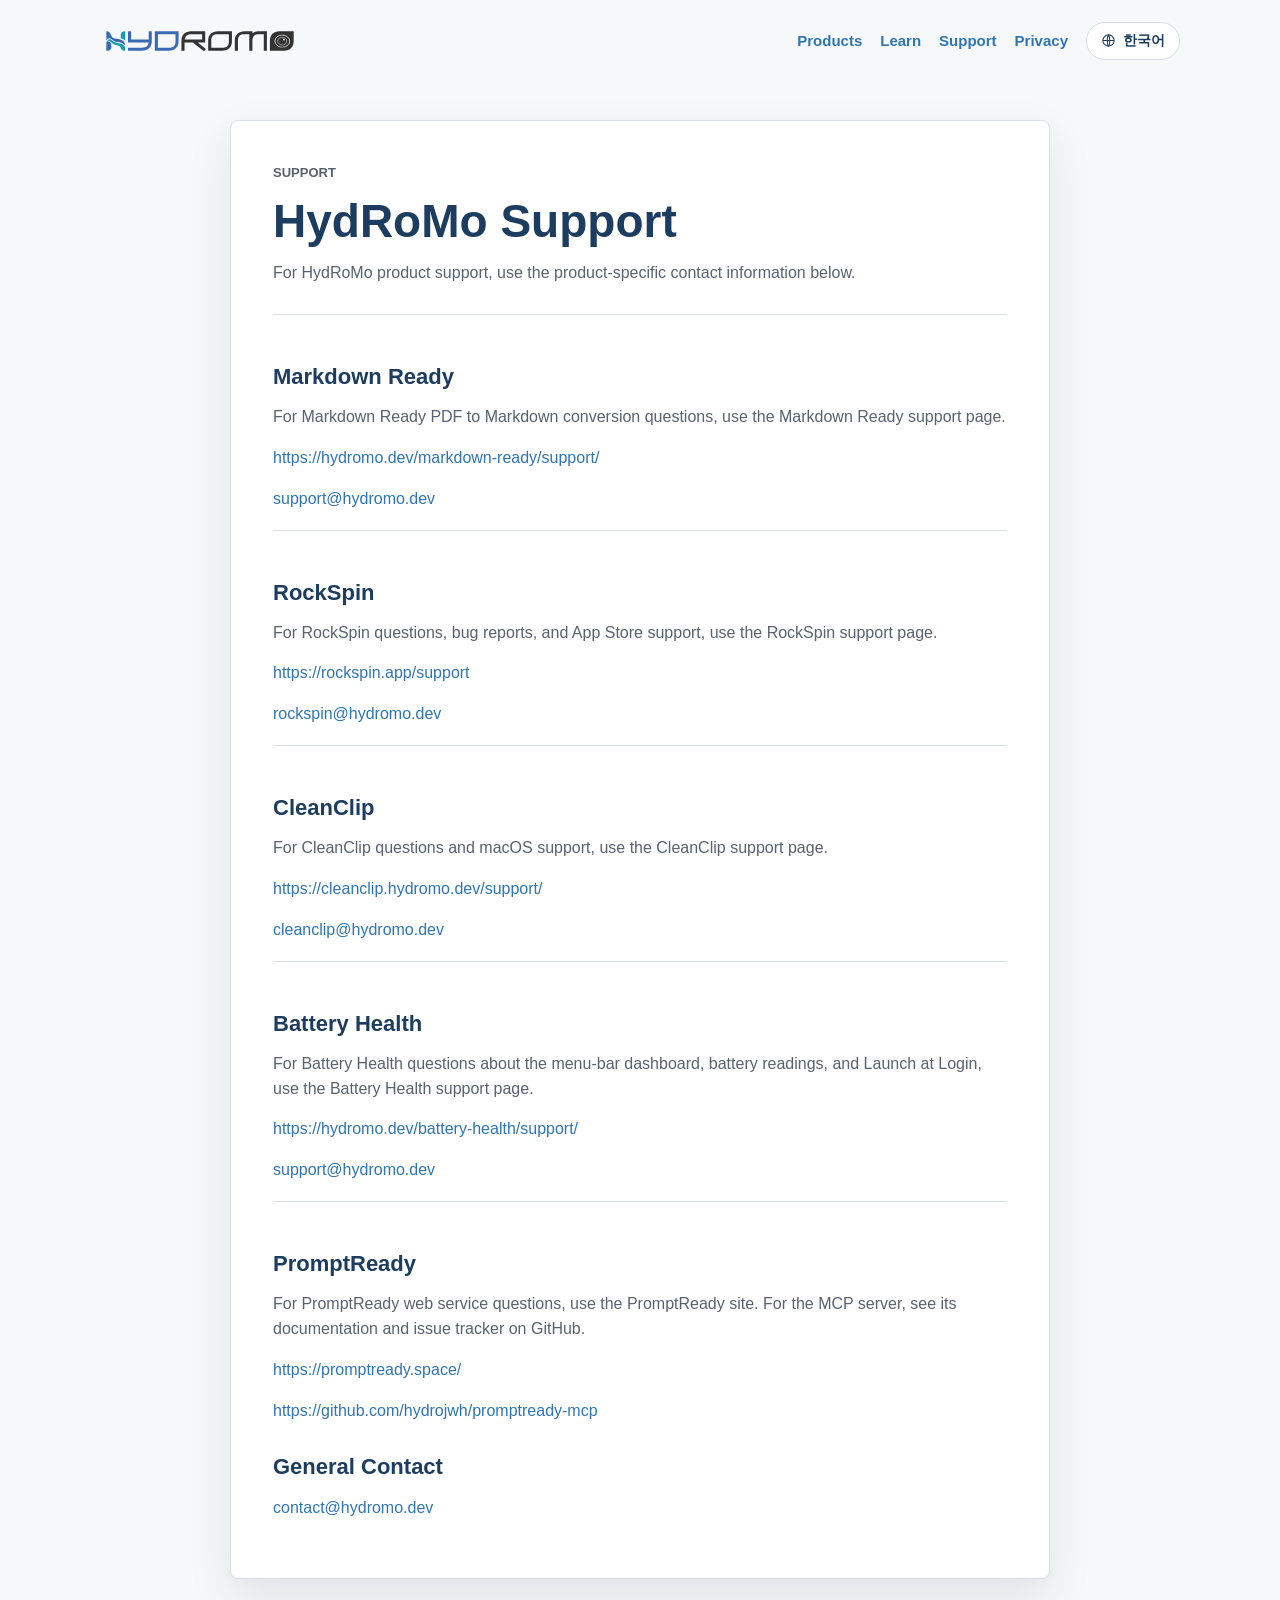
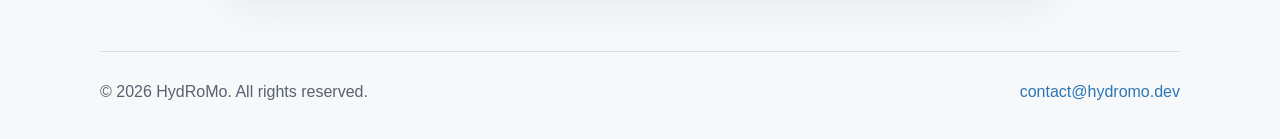
<file: support/index.html>
<!doctype html>
<html lang="en" data-lang="en">
  <head>
    <meta charset="utf-8">
    <meta name="viewport" content="width=device-width, initial-scale=1">
    <script>try{var l=localStorage.getItem("hydromo-lang");if(l!=="ko"&&l!=="en")l="en";document.documentElement.setAttribute("data-lang",l);document.documentElement.setAttribute("lang",l);}catch(e){}</script>
    <meta name="description" content="Support information for HydRoMo products." data-ko="HydRoMo 제품의 지원 정보입니다.">
    <title data-ko="지원 - HydRoMo">Support - HydRoMo</title>
    <link rel="icon" href="/assets/hydromo-logo.svg" type="image/svg+xml">
    <link rel="canonical" href="https://hydromo.dev/support/">
    <meta property="og:type" content="website">
    <meta property="og:site_name" content="HydRoMo">
    <meta property="og:title" content="Support - HydRoMo">
    <meta property="og:description" content="Support information for HydRoMo products.">
    <meta property="og:url" content="https://hydromo.dev/support/">
    <meta property="og:image" content="https://hydromo.dev/assets/og-image.png">
    <meta property="og:image:width" content="1200">
    <meta property="og:image:height" content="630">
    <meta name="twitter:card" content="summary_large_image">
    <link rel="alternate icon" type="image/png" href="/assets/favicon-64.png">
    <link rel="apple-touch-icon" href="/assets/apple-touch-icon.png">
    <link rel="stylesheet" href="../styles.css">
    <script src="../lang.js" defer></script>
  </head>
  <body>
    <div class="page">
      <header class="nav">
        <a class="brand" href="../" aria-label="HydRoMo home">
          <img src="../assets/hydromo-logo.svg" alt="HydRoMo" width="248" height="40">
        </a>
        <nav class="nav-links" aria-label="Main navigation">
          <a href="../#products"><span class="en">Products</span><span class="ko">제품</span></a>
          <a href="../learn/"><span class="en">Learn</span><span class="ko">가이드</span></a>
          <a href="../support/"><span class="en">Support</span><span class="ko">지원</span></a>
          <a href="../privacy/"><span class="en">Privacy</span><span class="ko">개인정보처리방침</span></a>
          <button id="lang-toggle" class="lang-toggle" type="button">
            <svg viewBox="0 0 24 24" fill="none" stroke="currentColor" stroke-width="1.7" aria-hidden="true"><circle cx="12" cy="12" r="9"/><path d="M3 12h18"/><path d="M12 3c2.7 3.1 2.7 14.9 0 18M12 3c-2.7 3.1-2.7 14.9 0 18"/></svg>
            <span class="lang-toggle-label">한국어</span>
          </button>
        </nav>
      </header>

      <main class="content">
        <p class="eyebrow"><span class="en">Support</span><span class="ko">지원</span></p>
        <h1><span class="en">HydRoMo Support</span><span class="ko">HydRoMo 지원</span></h1>
        <p>
          <span class="en">For HydRoMo product support, use the product-specific contact information below.</span>
          <span class="ko">HydRoMo 제품 지원은 아래의 제품별 연락 정보를 이용해 주세요.</span>
        </p>

        <div class="support-list">
          <section>
            <h2>Markdown Ready</h2>
            <p><span class="en">For Markdown Ready PDF to Markdown conversion questions, use the Markdown Ready support page.</span><span class="ko">Markdown Ready PDF→Markdown 변환 관련 문의는 Markdown Ready 지원 페이지를 이용해 주세요.</span></p>
            <p><a href="https://hydromo.dev/markdown-ready/support/">https://hydromo.dev/markdown-ready/support/</a></p>
            <p><a href="mailto:support@hydromo.dev">support@hydromo.dev</a></p>
          </section>

          <section>
            <h2>RockSpin</h2>
            <p><span class="en">For RockSpin questions, bug reports, and App Store support, use the RockSpin support page.</span><span class="ko">RockSpin 관련 문의, 버그 제보, App Store 지원은 RockSpin 지원 페이지를 이용해 주세요.</span></p>
            <p><a href="https://rockspin.app/support">https://rockspin.app/support</a></p>
            <p><a href="mailto:rockspin@hydromo.dev">rockspin@hydromo.dev</a></p>
          </section>

          <section>
            <h2>CleanClip</h2>
            <p><span class="en">For CleanClip questions and macOS support, use the CleanClip support page.</span><span class="ko">CleanClip 관련 문의와 macOS 지원은 CleanClip 지원 페이지를 이용해 주세요.</span></p>
            <p><a href="https://cleanclip.hydromo.dev/support/">https://cleanclip.hydromo.dev/support/</a></p>
            <p><a href="mailto:cleanclip@hydromo.dev">cleanclip@hydromo.dev</a></p>
          </section>

          <section>
            <h2>Battery Health</h2>
            <p><span class="en">For Battery Health questions about the menu-bar dashboard, battery readings, and Launch at Login, use the Battery Health support page.</span><span class="ko">메뉴 막대 대시보드, 배터리 수치, 로그인 시 시작 등 Battery Health 관련 문의는 Battery Health 지원 페이지를 이용해 주세요.</span></p>
            <p><a href="https://hydromo.dev/battery-health/support/">https://hydromo.dev/battery-health/support/</a></p>
            <p><a href="mailto:support@hydromo.dev">support@hydromo.dev</a></p>
          </section>

          <section>
            <h2>PromptReady</h2>
            <p><span class="en">For PromptReady web service questions, use the PromptReady site. For the MCP server, see its documentation and issue tracker on GitHub.</span><span class="ko">PromptReady 웹 서비스 문의는 PromptReady 사이트를, MCP 서버는 GitHub의 문서와 이슈 트래커를 이용해 주세요.</span></p>
            <p><a href="https://promptready.space/">https://promptready.space/</a></p>
            <p><a href="https://github.com/hydrojwh/promptready-mcp">https://github.com/hydrojwh/promptready-mcp</a></p>
          </section>
        </div>

        <h2><span class="en">General Contact</span><span class="ko">공통 연락처</span></h2>
        <p><a href="mailto:contact@hydromo.dev">contact@hydromo.dev</a></p>
      </main>

      <footer class="footer">
        <span>&copy; 2026 HydRoMo. All rights reserved.</span>
        <span><a href="mailto:contact@hydromo.dev">contact@hydromo.dev</a></span>
      </footer>
    </div>
  </body>
</html>
</file>
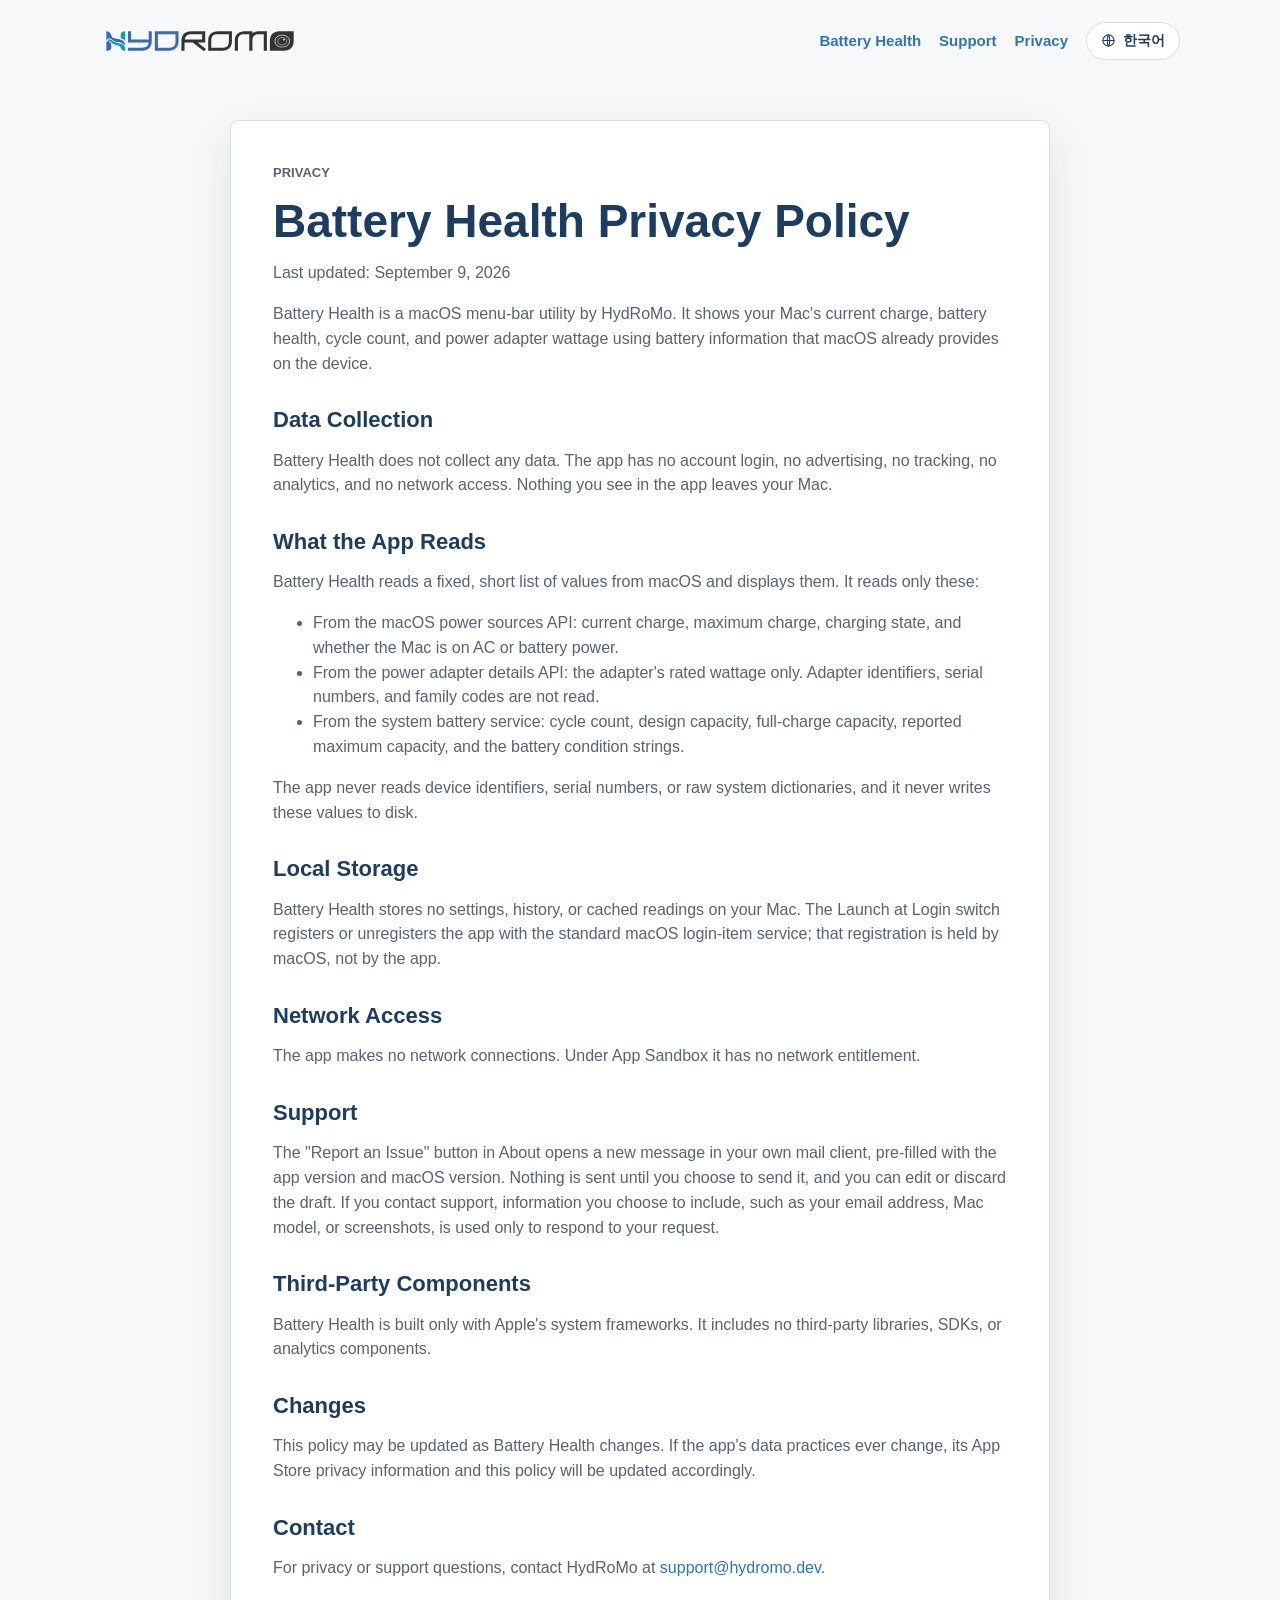
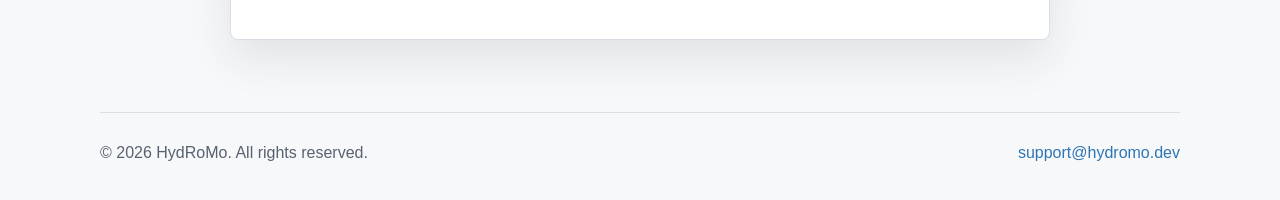
<file: battery-health/privacy/index.html>
<!doctype html>
<html lang="en" data-lang="en">
  <head>
    <meta charset="utf-8">
    <meta name="viewport" content="width=device-width, initial-scale=1">
    <script>try{var l=localStorage.getItem("hydromo-lang");if(l!=="ko"&&l!=="en")l="en";document.documentElement.setAttribute("data-lang",l);document.documentElement.setAttribute("lang",l);}catch(e){}</script>
    <meta name="description" content="Battery Health reads battery information locally on your Mac and collects no data. No account, no analytics, no network access, no stored history." data-ko="Battery Health는 Mac의 배터리 정보를 로컬에서만 읽고 데이터를 수집하지 않습니다. 계정 없음, 분석 없음, 네트워크 접근 없음, 저장 기록 없음.">
    <title data-ko="Battery Health 개인정보처리방침">Battery Health Privacy Policy</title>
    <link rel="icon" href="/assets/battery-health-icon.svg" type="image/svg+xml">
    <link rel="canonical" href="https://hydromo.dev/battery-health/privacy/">
    <meta property="og:type" content="website">
    <meta property="og:site_name" content="HydRoMo">
    <meta property="og:title" content="Battery Health Privacy Policy">
    <meta property="og:description" content="Battery Health reads battery information locally on your Mac and collects no data. No account, no analytics, no network access, no stored history.">
    <meta property="og:url" content="https://hydromo.dev/battery-health/privacy/">
    <meta property="og:image" content="https://hydromo.dev/assets/og-image.png">
    <meta property="og:image:width" content="1200">
    <meta property="og:image:height" content="630">
    <meta name="twitter:card" content="summary_large_image">
    <link rel="alternate icon" type="image/png" href="/assets/favicon-64.png">
    <link rel="apple-touch-icon" href="/assets/apple-touch-icon.png">
    <link rel="stylesheet" href="../../styles.css">
    <script src="../../lang.js" defer></script>
  </head>
  <body>
    <div class="page">
      <header class="nav">
        <a class="brand" href="../../" aria-label="HydRoMo home">
          <img src="../../assets/hydromo-logo.svg" alt="HydRoMo" width="248" height="40">
        </a>
        <nav class="nav-links" aria-label="Main navigation">
          <a href="../">Battery Health</a>
          <a href="../support/"><span class="en">Support</span><span class="ko">지원</span></a>
          <a href="./"><span class="en">Privacy</span><span class="ko">개인정보처리방침</span></a>
          <button id="lang-toggle" class="lang-toggle" type="button">
            <svg viewBox="0 0 24 24" fill="none" stroke="currentColor" stroke-width="1.7" aria-hidden="true"><circle cx="12" cy="12" r="9"/><path d="M3 12h18"/><path d="M12 3c2.7 3.1 2.7 14.9 0 18M12 3c-2.7 3.1-2.7 14.9 0 18"/></svg>
            <span class="lang-toggle-label">한국어</span>
          </button>
        </nav>
      </header>

      <main class="content">
        <p class="eyebrow"><span class="en">Privacy</span><span class="ko">개인정보처리방침</span></p>
        <h1><span class="en">Battery Health Privacy Policy</span><span class="ko">Battery Health 개인정보처리방침</span></h1>
        <p><span class="en">Last updated: September 9, 2026</span><span class="ko">최종 갱신: 2026년 9월 9일</span></p>

        <p>
          <span class="en">Battery Health is a macOS menu-bar utility by HydRoMo. It shows your Mac's current charge, battery health, cycle count, and power adapter wattage using battery information that macOS already provides on the device.</span>
          <span class="ko">Battery Health는 HydRoMo의 macOS 메뉴 막대 유틸리티입니다. macOS가 기기에서 이미 제공하는 배터리 정보를 사용해 현재 충전량, 배터리 건강도, 사이클 수, 전원 어댑터 와트를 보여줍니다.</span>
        </p>

        <h2><span class="en">Data Collection</span><span class="ko">데이터 수집</span></h2>
        <p>
          <span class="en">Battery Health does not collect any data. The app has no account login, no advertising, no tracking, no analytics, and no network access. Nothing you see in the app leaves your Mac.</span>
          <span class="ko">Battery Health는 어떤 데이터도 수집하지 않습니다. 계정 로그인, 광고, 추적, 분석, 네트워크 접근이 없습니다. 앱에서 보는 어떤 것도 Mac을 떠나지 않습니다.</span>
        </p>

        <h2><span class="en">What the App Reads</span><span class="ko">앱이 읽는 값</span></h2>
        <p>
          <span class="en">Battery Health reads a fixed, short list of values from macOS and displays them. It reads only these:</span>
          <span class="ko">Battery Health는 macOS에서 고정된 짧은 목록의 값만 읽어 표시합니다. 읽는 값은 다음뿐입니다:</span>
        </p>
        <ul>
          <li><span class="en">From the macOS power sources API: current charge, maximum charge, charging state, and whether the Mac is on AC or battery power.</span><span class="ko">macOS 전원 공급 API: 현재 충전량, 최대 충전량, 충전 상태, 어댑터/배터리 전원 여부.</span></li>
          <li><span class="en">From the power adapter details API: the adapter's rated wattage only. Adapter identifiers, serial numbers, and family codes are not read.</span><span class="ko">전원 어댑터 상세 API: 정격 와트 값만. 어댑터 식별자, 시리얼 번호, 패밀리 코드는 읽지 않습니다.</span></li>
          <li><span class="en">From the system battery service: cycle count, design capacity, full-charge capacity, reported maximum capacity, and the battery condition strings.</span><span class="ko">시스템 배터리 서비스: 사이클 수, 설계 용량, 완충 용량, 보고된 최대 용량, 배터리 상태 문자열.</span></li>
        </ul>
        <p>
          <span class="en">The app never reads device identifiers, serial numbers, or raw system dictionaries, and it never writes these values to disk.</span>
          <span class="ko">앱은 기기 식별자, 시리얼 번호, 원시 시스템 사전을 절대 읽지 않으며, 이 값들을 디스크에 기록하지도 않습니다.</span>
        </p>

        <h2><span class="en">Local Storage</span><span class="ko">로컬 저장</span></h2>
        <p>
          <span class="en">Battery Health stores no settings, history, or cached readings on your Mac. The Launch at Login switch registers or unregisters the app with the standard macOS login-item service; that registration is held by macOS, not by the app.</span>
          <span class="ko">Battery Health는 설정, 기록, 캐시된 수치를 Mac에 저장하지 않습니다. 로그인 시 시작 스위치는 표준 macOS 로그인 항목 서비스에 앱을 등록·해제할 뿐이며, 그 등록은 앱이 아니라 macOS가 보관합니다.</span>
        </p>

        <h2><span class="en">Network Access</span><span class="ko">네트워크 접근</span></h2>
        <p>
          <span class="en">The app makes no network connections. Under App Sandbox it has no network entitlement.</span>
          <span class="ko">앱은 네트워크 연결을 만들지 않습니다. App Sandbox에서 네트워크 자격(entitlement)이 없습니다.</span>
        </p>

        <h2><span class="en">Support</span><span class="ko">지원</span></h2>
        <p>
          <span class="en">The "Report an Issue" button in About opens a new message in your own mail client, pre-filled with the app version and macOS version. Nothing is sent until you choose to send it, and you can edit or discard the draft. If you contact support, information you choose to include, such as your email address, Mac model, or screenshots, is used only to respond to your request.</span>
          <span class="ko">정보 화면의 '문제 보고' 버튼은 앱 버전과 macOS 버전이 채워진 새 메시지를 사용 중인 메일 앱에서 엽니다. 직접 보내기를 선택하기 전까지는 아무것도 전송되지 않으며, 초안은 편집하거나 버릴 수 있습니다. 지원에 문의하실 때 선택적으로 포함한 정보(이메일 주소, Mac 모델, 스크린샷 등)는 요청에 응답하는 용도로만 사용됩니다.</span>
        </p>

        <h2><span class="en">Third-Party Components</span><span class="ko">서드파티 구성 요소</span></h2>
        <p>
          <span class="en">Battery Health is built only with Apple's system frameworks. It includes no third-party libraries, SDKs, or analytics components.</span>
          <span class="ko">Battery Health는 Apple 시스템 프레임워크만으로 만들어졌습니다. 서드파티 라이브러리, SDK, 분석 구성 요소를 포함하지 않습니다.</span>
        </p>

        <h2><span class="en">Changes</span><span class="ko">변경</span></h2>
        <p>
          <span class="en">This policy may be updated as Battery Health changes. If the app's data practices ever change, its App Store privacy information and this policy will be updated accordingly.</span>
          <span class="ko">이 방침은 Battery Health가 변경됨에 따라 갱신될 수 있습니다. 앱의 데이터 관행이 바뀌면 App Store 개인정보 정보와 이 방침도 그에 맞게 갱신됩니다.</span>
        </p>

        <h2><span class="en">Contact</span><span class="ko">문의</span></h2>
        <p>
          <span class="en">For privacy or support questions, contact HydRoMo at</span>
          <span class="ko">개인정보·지원 문의는 HydRoMo</span>
          <a href="mailto:support@hydromo.dev">support@hydromo.dev</a><span class="en">.</span><span class="ko">로 보내주세요.</span>
        </p>
      </main>

      <footer class="footer">
        <span>&copy; 2026 HydRoMo. All rights reserved.</span>
        <span><a href="mailto:support@hydromo.dev">support@hydromo.dev</a></span>
      </footer>
    </div>
  </body>
</html>
</file>
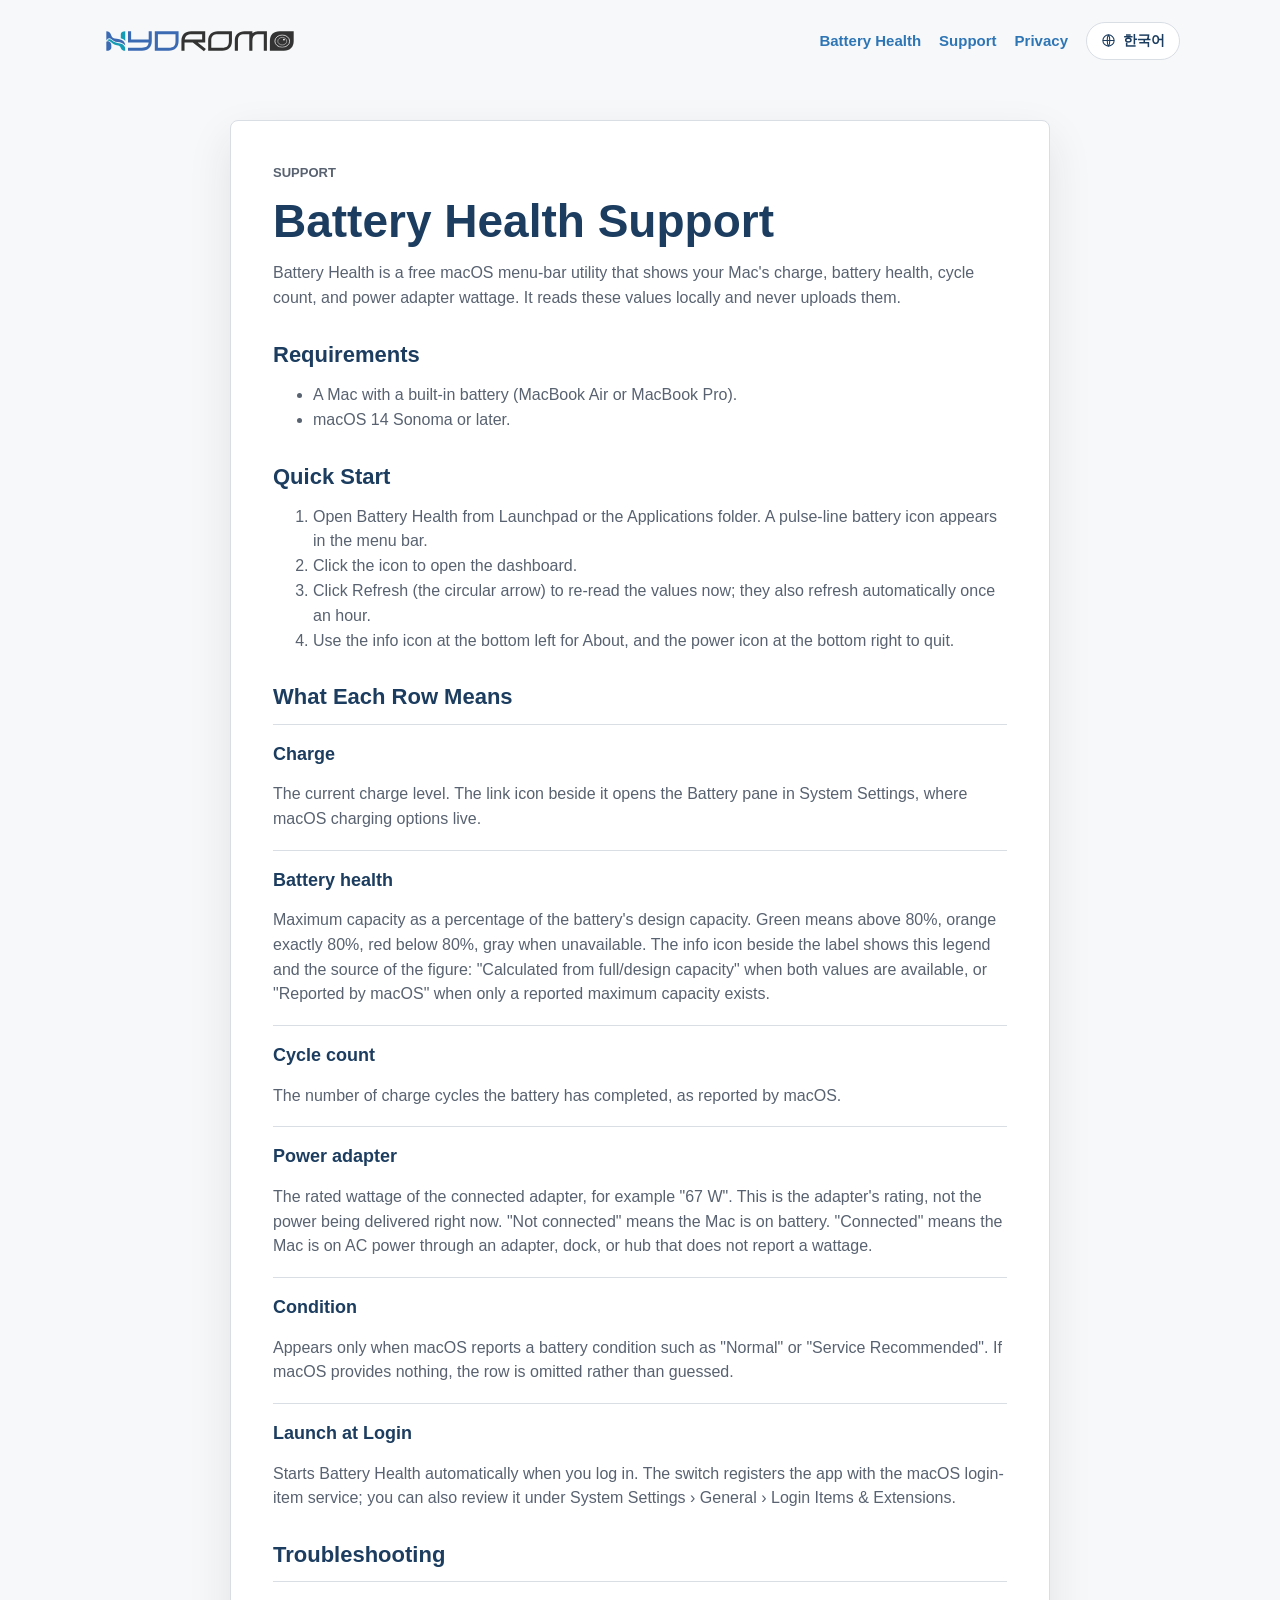
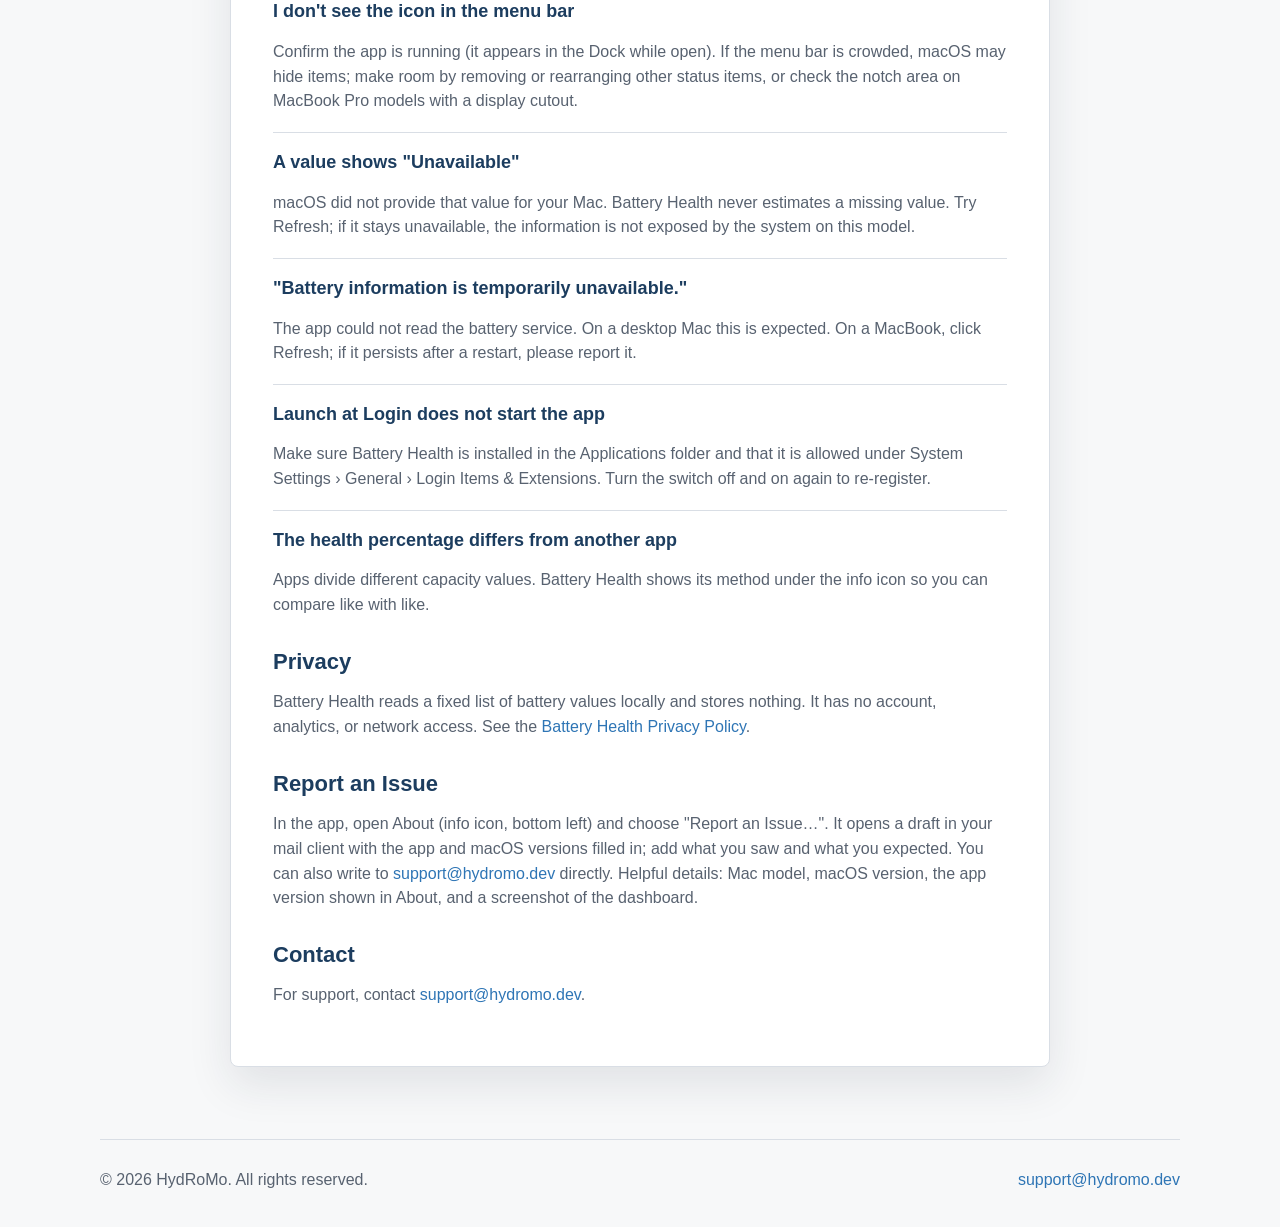
<file: battery-health/support/index.html>
<!doctype html>
<html lang="en" data-lang="en">
  <head>
    <meta charset="utf-8">
    <meta name="viewport" content="width=device-width, initial-scale=1">
    <script>try{var l=localStorage.getItem("hydromo-lang");if(l!=="ko"&&l!=="en")l="en";document.documentElement.setAttribute("data-lang",l);document.documentElement.setAttribute("lang",l);}catch(e){}</script>
    <meta name="description" content="How to use Battery Health on your Mac: what each dashboard row means, how the health percentage is derived, Launch at Login, and troubleshooting." data-ko="Mac에서 Battery Health 사용법: 대시보드 각 항목의 의미, 건강도 백분율 계산 방식, 로그인 시 시작, 문제 해결까지 안내합니다.">
    <title data-ko="Battery Health 지원">Battery Health Support</title>
    <link rel="icon" href="/assets/battery-health-icon.svg" type="image/svg+xml">
    <link rel="canonical" href="https://hydromo.dev/battery-health/support/">
    <meta property="og:type" content="website">
    <meta property="og:site_name" content="HydRoMo">
    <meta property="og:title" content="Battery Health Support">
    <meta property="og:description" content="How to use Battery Health on your Mac: what each dashboard row means, how the health percentage is derived, Launch at Login, and troubleshooting.">
    <meta property="og:url" content="https://hydromo.dev/battery-health/support/">
    <meta property="og:image" content="https://hydromo.dev/assets/og-image.png">
    <meta property="og:image:width" content="1200">
    <meta property="og:image:height" content="630">
    <meta name="twitter:card" content="summary_large_image">
    <link rel="alternate icon" type="image/png" href="/assets/favicon-64.png">
    <link rel="apple-touch-icon" href="/assets/apple-touch-icon.png">
    <link rel="stylesheet" href="../../styles.css">
    <script src="../../lang.js" defer></script>
  </head>
  <body>
    <div class="page">
      <header class="nav">
        <a class="brand" href="../../" aria-label="HydRoMo home">
          <img src="../../assets/hydromo-logo.svg" alt="HydRoMo" width="248" height="40">
        </a>
        <nav class="nav-links" aria-label="Main navigation">
          <a href="../">Battery Health</a>
          <a href="./"><span class="en">Support</span><span class="ko">지원</span></a>
          <a href="../privacy/"><span class="en">Privacy</span><span class="ko">개인정보처리방침</span></a>
          <button id="lang-toggle" class="lang-toggle" type="button">
            <svg viewBox="0 0 24 24" fill="none" stroke="currentColor" stroke-width="1.7" aria-hidden="true"><circle cx="12" cy="12" r="9"/><path d="M3 12h18"/><path d="M12 3c2.7 3.1 2.7 14.9 0 18M12 3c-2.7 3.1-2.7 14.9 0 18"/></svg>
            <span class="lang-toggle-label">한국어</span>
          </button>
        </nav>
      </header>

      <main class="content">
        <p class="eyebrow"><span class="en">Support</span><span class="ko">지원</span></p>
        <h1><span class="en">Battery Health Support</span><span class="ko">Battery Health 지원</span></h1>
        <p>
          <span class="en">Battery Health is a free macOS menu-bar utility that shows your Mac's charge, battery health, cycle count, and power adapter wattage. It reads these values locally and never uploads them.</span>
          <span class="ko">Battery Health는 Mac의 충전량, 배터리 건강도, 사이클 수, 전원 어댑터 와트를 보여주는 무료 macOS 메뉴 막대 유틸리티입니다. 값은 로컬에서만 읽고 절대 업로드하지 않습니다.</span>
        </p>

        <h2><span class="en">Requirements</span><span class="ko">요구 사항</span></h2>
        <ul>
          <li><span class="en">A Mac with a built-in battery (MacBook Air or MacBook Pro).</span><span class="ko">내장 배터리가 있는 Mac (MacBook Air 또는 MacBook Pro).</span></li>
          <li><span class="en">macOS 14 Sonoma or later.</span><span class="ko">macOS 14 Sonoma 이상.</span></li>
        </ul>

        <h2><span class="en">Quick Start</span><span class="ko">빠른 시작</span></h2>
        <ol>
          <li><span class="en">Open Battery Health from Launchpad or the Applications folder. A pulse-line battery icon appears in the menu bar.</span><span class="ko">런치패드 또는 응용 프로그램 폴더에서 Battery Health를 엽니다. 메뉴 막대에 펄스 라인 배터리 아이콘이 나타납니다.</span></li>
          <li><span class="en">Click the icon to open the dashboard.</span><span class="ko">아이콘을 클릭하면 대시보드가 열립니다.</span></li>
          <li><span class="en">Click Refresh (the circular arrow) to re-read the values now; they also refresh automatically once an hour.</span><span class="ko">새로 고침(원형 화살표)을 누르면 즉시 다시 읽습니다. 값은 1시간마다 자동 갱신되기도 합니다.</span></li>
          <li><span class="en">Use the info icon at the bottom left for About, and the power icon at the bottom right to quit.</span><span class="ko">왼쪽 아래 정보 아이콘은 정보(About), 오른쪽 아래 전원 아이콘은 종료입니다.</span></li>
        </ol>

        <h2><span class="en">What Each Row Means</span><span class="ko">각 항목의 의미</span></h2>
        <div class="support-list">
          <section>
            <h3><span class="en">Charge</span><span class="ko">충전량</span></h3>
            <p><span class="en">The current charge level. The link icon beside it opens the Battery pane in System Settings, where macOS charging options live.</span><span class="ko">현재 충전량입니다. 옆의 링크 아이콘은 macOS 충전 옵션이 있는 시스템 설정의 배터리 패널을 엽니다.</span></p>
          </section>
          <section>
            <h3><span class="en">Battery health</span><span class="ko">배터리 건강도</span></h3>
            <p><span class="en">Maximum capacity as a percentage of the battery's design capacity. Green means above 80%, orange exactly 80%, red below 80%, gray when unavailable. The info icon beside the label shows this legend and the source of the figure: "Calculated from full/design capacity" when both values are available, or "Reported by macOS" when only a reported maximum capacity exists.</span><span class="ko">설계 용량 대비 최대 용량의 백분율입니다. 초록은 80% 초과, 주황은 정확히 80%, 빨강은 80% 미만, 회색은 사용 불가를 뜻합니다. 레이블 옆 정보 아이콘에는 범례와 출처가 표시됩니다. 두 값이 모두 있으면 '완충/설계 용량으로 계산', 보고된 최대 용량만 있으면 'macOS 보고값'이라고 표시됩니다.</span></p>
          </section>
          <section>
            <h3><span class="en">Cycle count</span><span class="ko">사이클 수</span></h3>
            <p><span class="en">The number of charge cycles the battery has completed, as reported by macOS.</span><span class="ko">macOS가 보고하는, 배터리가 완료한 충전 사이클 수입니다.</span></p>
          </section>
          <section>
            <h3><span class="en">Power adapter</span><span class="ko">전원 어댑터</span></h3>
            <p><span class="en">The rated wattage of the connected adapter, for example "67 W". This is the adapter's rating, not the power being delivered right now. "Not connected" means the Mac is on battery. "Connected" means the Mac is on AC power through an adapter, dock, or hub that does not report a wattage.</span><span class="ko">연결된 어댑터의 정격 와트(예: "67 W")입니다. 현재 공급 중인 전력이 아니라 정격 값입니다. '연결 안 됨'은 배터리로 동작 중, '연결됨'은 와트를 보고하지 않는 어댑터·독·허브로 어댑터 전원을 쓰고 있다는 뜻입니다.</span></p>
          </section>
          <section>
            <h3><span class="en">Condition</span><span class="ko">상태</span></h3>
            <p><span class="en">Appears only when macOS reports a battery condition such as "Normal" or "Service Recommended". If macOS provides nothing, the row is omitted rather than guessed.</span><span class="ko">macOS가 '정상'이나 '서비스 권장' 같은 배터리 상태를 보고할 때만 나타납니다. 정보가 없으면 추측하지 않고 항목을 생략합니다.</span></p>
          </section>
          <section>
            <h3><span class="en">Launch at Login</span><span class="ko">로그인 시 시작</span></h3>
            <p><span class="en">Starts Battery Health automatically when you log in. The switch registers the app with the macOS login-item service; you can also review it under System Settings › General › Login Items &amp; Extensions.</span><span class="ko">로그인할 때 Battery Health를 자동으로 시작합니다. 스위치는 macOS 로그인 항목 서비스에 앱을 등록하며, 시스템 설정 › 일반 › 로그인 항목 및 확장 기능에서도 확인할 수 있습니다.</span></p>
          </section>
        </div>

        <h2><span class="en">Troubleshooting</span><span class="ko">문제 해결</span></h2>
        <div class="support-list">
          <section>
            <h3><span class="en">I don't see the icon in the menu bar</span><span class="ko">메뉴 막대에 아이콘이 안 보여요</span></h3>
            <p><span class="en">Confirm the app is running (it appears in the Dock while open). If the menu bar is crowded, macOS may hide items; make room by removing or rearranging other status items, or check the notch area on MacBook Pro models with a display cutout.</span><span class="ko">앱이 실행 중인지 확인해 보세요 (실행 중에는 Dock에 나타납니다). 메뉴 막대가 꽉 차 있으면 macOS가 항목을 숨길 수 있습니다. 다른 상태 항목을 정리하거나, 디스플레이 홈이 있는 MacBook Pro는 홈 영역도 확인해 주세요.</span></p>
          </section>
          <section>
            <h3><span class="en">A value shows "Unavailable"</span><span class="ko">값이 '사용할 수 없음'으로 표시돼요</span></h3>
            <p><span class="en">macOS did not provide that value for your Mac. Battery Health never estimates a missing value. Try Refresh; if it stays unavailable, the information is not exposed by the system on this model.</span><span class="ko">macOS가 이 Mac에서 해당 값을 제공하지 않은 것입니다. Battery Health는 없는 값을 추정하지 않습니다. 새로 고침을 눌러 보고, 계속 사용할 수 없음이면 이 모델에서 시스템이 해당 정보를 노출하지 않는 것입니다.</span></p>
          </section>
          <section>
            <h3><span class="en">"Battery information is temporarily unavailable."</span><span class="ko">"배터리 정보를 일시적으로 사용할 수 없습니다."</span></h3>
            <p><span class="en">The app could not read the battery service. On a desktop Mac this is expected. On a MacBook, click Refresh; if it persists after a restart, please report it.</span><span class="ko">앱이 배터리 서비스를 읽지 못한 것입니다. 데스크톱 Mac에서는 정상입니다. MacBook이라면 새로 고침을 눌러 보고, 재시작 후에도 계속되면 제보해 주세요.</span></p>
          </section>
          <section>
            <h3><span class="en">Launch at Login does not start the app</span><span class="ko">로그인 시 시작이 동작하지 않아요</span></h3>
            <p><span class="en">Make sure Battery Health is installed in the Applications folder and that it is allowed under System Settings › General › Login Items &amp; Extensions. Turn the switch off and on again to re-register.</span><span class="ko">Battery Health가 응용 프로그램 폴더에 설치돼 있고, 시스템 설정 › 일반 › 로그인 항목 및 확장 기능에서 허용되어 있는지 확인하세요. 스위치를 끄었다 다시 켜면 다시 등록됩니다.</span></p>
          </section>
          <section>
            <h3><span class="en">The health percentage differs from another app</span><span class="ko">다른 앱과 건강도 백분율이 달라요</span></h3>
            <p><span class="en">Apps divide different capacity values. Battery Health shows its method under the info icon so you can compare like with like.</span><span class="ko">앱마다 나누는 용량 값이 다릅니다. Battery Health는 정보 아이콘 아래 계산 방식을 표시하므로 같은 기준끼리 비교할 수 있습니다.</span></p>
          </section>
        </div>

        <h2><span class="en">Privacy</span><span class="ko">개인정보</span></h2>
        <p>
          <span class="en">Battery Health reads a fixed list of battery values locally and stores nothing. It has no account, analytics, or network access. See the</span>
          <span class="ko">Battery Health는 고정된 배터리 값 목록을 로컬에서만 읽고 아무것도 저장하지 않습니다. 계정, 분석, 네트워크 접근이 없습니다.</span>
          <a href="../privacy/"><span class="en">Battery Health Privacy Policy</span><span class="ko">Battery Health 개인정보처리방침</span></a><span class="en">.</span><span class="ko">을 참고하세요.</span>
        </p>

        <h2><span class="en">Report an Issue</span><span class="ko">문제 보고</span></h2>
        <p>
          <span class="en">In the app, open About (info icon, bottom left) and choose "Report an Issue…". It opens a draft in your mail client with the app and macOS versions filled in; add what you saw and what you expected. You can also write to <a href="mailto:support@hydromo.dev">support@hydromo.dev</a> directly. Helpful details: Mac model, macOS version, the app version shown in About, and a screenshot of the dashboard.</span>
          <span class="ko">앱의 정보(왼쪽 아래 정보 아이콘)에서 '문제 보고…'를 선택하면 앱·macOS 버전이 채워진 메일 초안이 열립니다. 보신 내용과 기대한 동작을 적어 보내주세요. <a href="mailto:support@hydromo.dev">support@hydromo.dev</a>로 직접 보내셔도 됩니다. Mac 모델, macOS 버전, 정보에 표시된 앱 버전, 대시보드 스크린샷이 큰 도움이 됩니다.</span>
        </p>

        <h2><span class="en">Contact</span><span class="ko">문의</span></h2>
        <p>
          <span class="en">For support, contact</span>
          <span class="ko">지원 문의는</span>
          <a href="mailto:support@hydromo.dev">support@hydromo.dev</a><span class="en">.</span><span class="ko">로 보내주세요.</span>
        </p>
      </main>

      <footer class="footer">
        <span>&copy; 2026 HydRoMo. All rights reserved.</span>
        <span><a href="mailto:support@hydromo.dev">support@hydromo.dev</a></span>
      </footer>
    </div>
  </body>
</html>
</file>
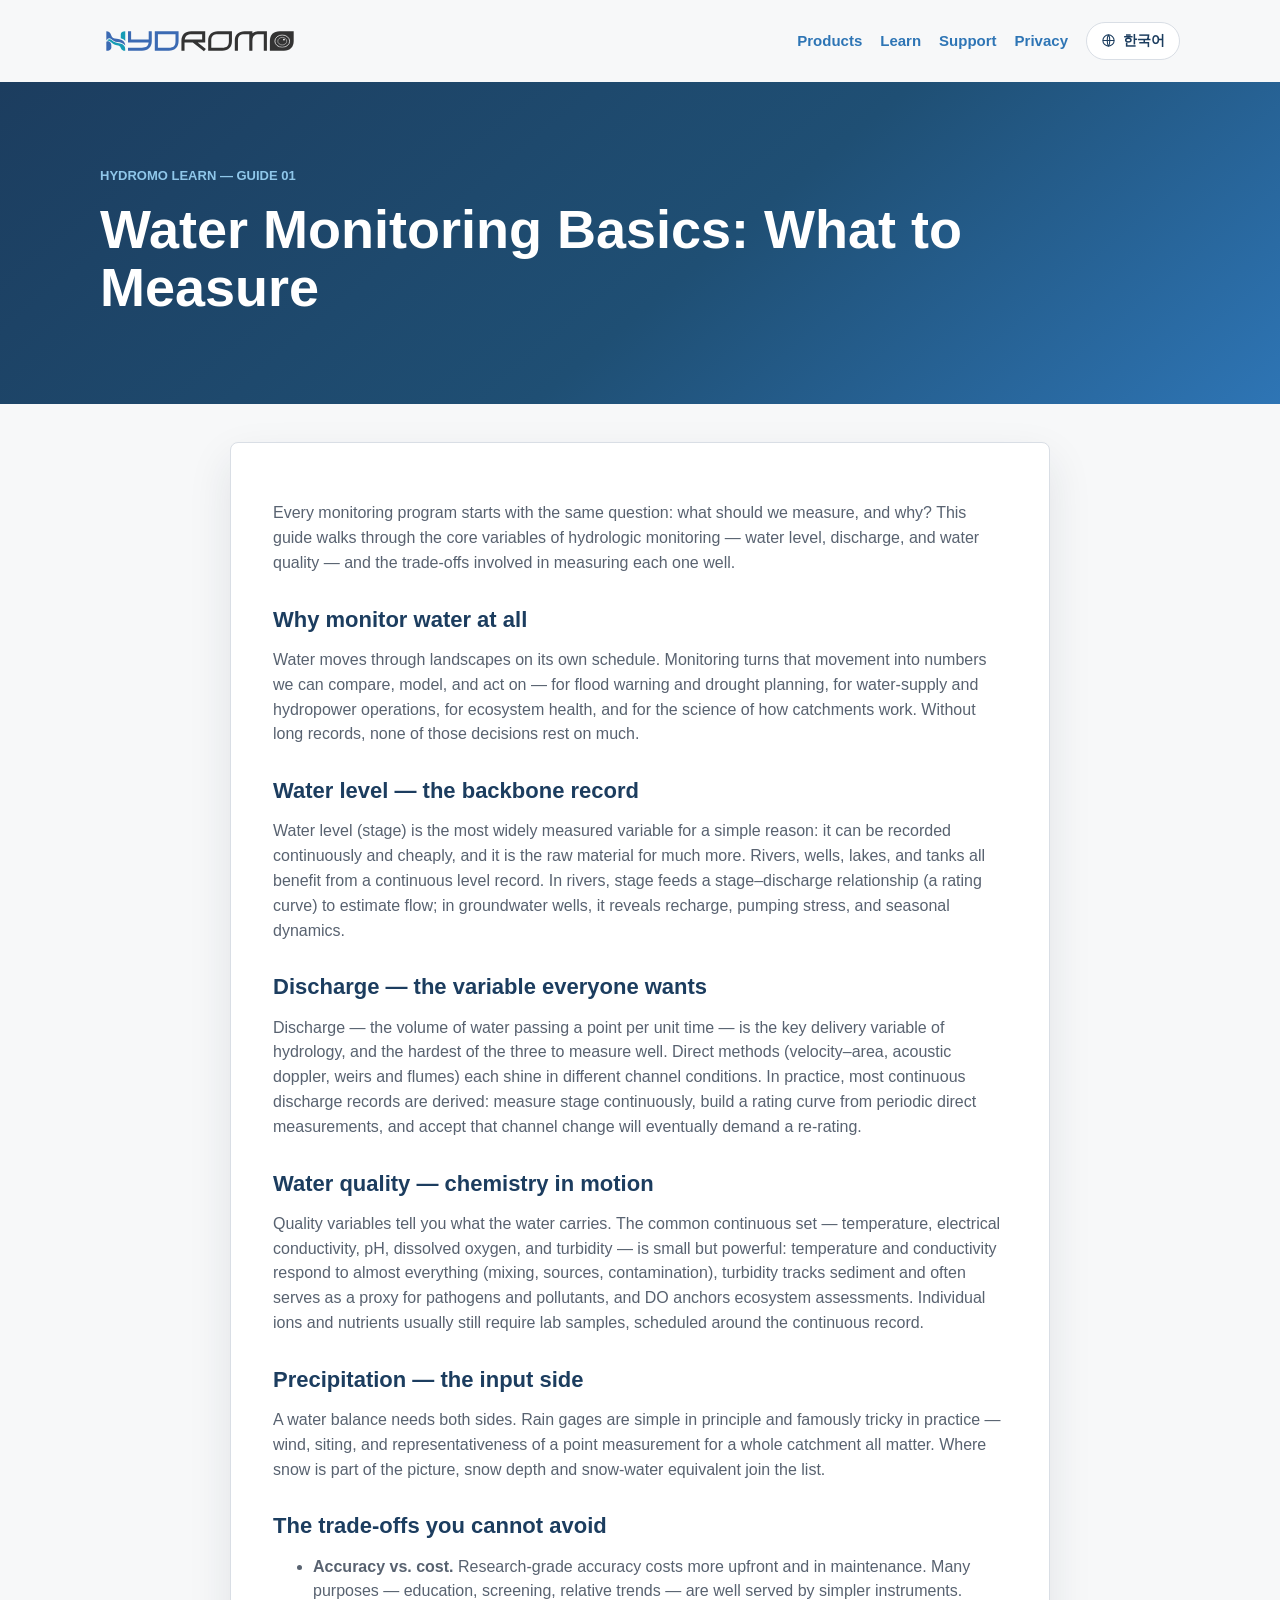
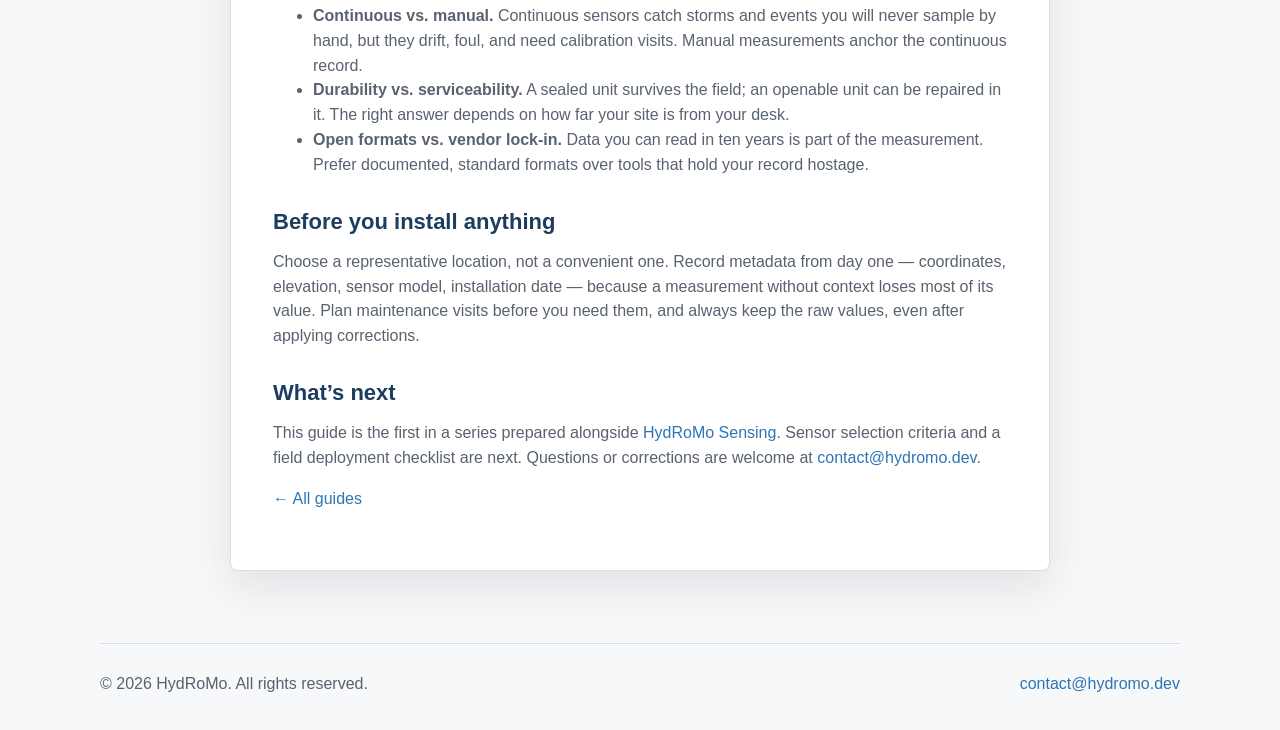
<file: learn/water-monitoring-basics/index.html>
<!doctype html>
<html lang="en" data-lang="en">
  <head>
    <meta charset="utf-8">
    <meta name="viewport" content="width=device-width, initial-scale=1">
    <script>try{var l=localStorage.getItem("hydromo-lang");if(l!=="ko"&&l!=="en")l="en";document.documentElement.setAttribute("data-lang",l);document.documentElement.setAttribute("lang",l);}catch(e){}</script>
    <meta name="description" content="Water monitoring basics: water level, discharge, and quality — what each core variable tells you and the trade-offs involved in measuring it." data-ko="수문 모니터링 기초: 수위·유량·수질 — 핵심 변수들이 무엇을 말해주는지, 측정의 균형에 대해.">
    <title data-ko="수문 모니터링 기초: 무엇을 측정할 것인가 — HydRoMo 러닝">Water Monitoring Basics: What to Measure — HydRoMo Learn</title>
    <link rel="icon" href="/assets/hydromo-logo.svg" type="image/svg+xml">
    <link rel="canonical" href="https://hydromo.dev/learn/water-monitoring-basics/">
    <meta property="og:type" content="article">
    <meta property="og:site_name" content="HydRoMo">
    <meta property="og:title" content="Water Monitoring Basics: What to Measure">
    <meta property="og:description" content="Water level, discharge, and quality — the core variables of hydrologic monitoring, what each one tells you, and the trade-offs involved in measuring them.">
    <meta property="og:url" content="https://hydromo.dev/learn/water-monitoring-basics/">
    <meta property="og:image" content="https://hydromo.dev/assets/og-image.png">
    <meta name="twitter:card" content="summary_large_image">
    <link rel="alternate icon" type="image/png" href="/assets/favicon-64.png">
    <link rel="apple-touch-icon" href="/assets/apple-touch-icon.png">
    <link rel="stylesheet" href="../../styles.css">
    <script src="../../lang.js" defer></script>
  </head>
  <body>
    <div class="page">
      <header class="nav">
        <a class="brand" href="../../" aria-label="HydRoMo home">
          <img src="../../assets/hydromo-logo.svg" alt="HydRoMo" width="248" height="40">
        </a>
        <nav class="nav-links" aria-label="Main navigation">
          <a href="../../#products"><span class="en">Products</span><span class="ko">제품</span></a>
          <a href="../../learn/"><span class="en">Learn</span><span class="ko">가이드</span></a>
          <a href="../../support/"><span class="en">Support</span><span class="ko">지원</span></a>
          <a href="../../privacy/"><span class="en">Privacy</span><span class="ko">개인정보처리방침</span></a>
          <button id="lang-toggle" class="lang-toggle" type="button">
            <svg viewBox="0 0 24 24" fill="none" stroke="currentColor" stroke-width="1.7" aria-hidden="true"><circle cx="12" cy="12" r="9"/><path d="M3 12h18"/><path d="M12 3c2.7 3.1 2.7 14.9 0 18M12 3c-2.7 3.1-2.7 14.9 0 18"/></svg>
            <span class="lang-toggle-label">한국어</span>
          </button>
        </nav>
      </header>

      <main>
        <section class="mission">
          <p class="eyebrow eyebrow-light"><span class="en">HydRoMo Learn — Guide 01</span><span class="ko">HydRoMo 러닝 — 가이드 01</span></p>
          <h1>
            <span class="en">Water Monitoring Basics: What to Measure</span>
            <span class="ko">수문 모니터링 기초: 무엇을 측정할 것인가</span>
          </h1>
        </section>

        <article class="content">
          <p>
            <span class="en">Every monitoring program starts with the same question: what should we measure, and why? This guide walks through the core variables of hydrologic monitoring — water level, discharge, and water quality — and the trade-offs involved in measuring each one well.</span>
            <span class="ko">모든 모니터링은 같은 질문에서 시작합니다 — 무엇을, 왜 측정할 것인가? 이 가이드는 수문 모니터링의 핵심 변수인 수위·유량·수질을 짚고, 각각을 잘 측정하기 위한 균형을 살펴봅니다.</span>
          </p>

          <h2><span class="en">Why monitor water at all</span><span class="ko">왜 물을 측정하는가</span></h2>
          <p>
            <span class="en">Water moves through landscapes on its own schedule. Monitoring turns that movement into numbers we can compare, model, and act on — for flood warning and drought planning, for water-supply and hydropower operations, for ecosystem health, and for the science of how catchments work. Without long records, none of those decisions rest on much.</span>
            <span class="ko">물은 스스로의 시간표대로 움직입니다. 모니터링은 그 움직임을 비교하고 모델링하고 판단에 쓸 수 있는 숫자로 바꿉니다 — 홍수 경보와 가뭄 대비, 수자원·수력 운영, 생태계 건강, 그리고 유역이 어떻게 작동하는지에 대한 과학을 위해서입니다. 긴 기록이 없으면 이 판단들은 근거 없이 흔들립니다.</span>
          </p>

          <h2><span class="en">Water level — the backbone record</span><span class="ko">수위 — 기록의 뼈대</span></h2>
          <p>
            <span class="en">Water level (stage) is the most widely measured variable for a simple reason: it can be recorded continuously and cheaply, and it is the raw material for much more. Rivers, wells, lakes, and tanks all benefit from a continuous level record. In rivers, stage feeds a stage–discharge relationship (a rating curve) to estimate flow; in groundwater wells, it reveals recharge, pumping stress, and seasonal dynamics.</span>
            <span class="ko">수위는 가장 널리 측정되는 변수입니다. 이유는 단순합니다 — 연속적으로, 상대적으로 저렴하게 기록할 수 있고, 훨씬 많은 것의 원재료가 되기 때문입니다. 하천·관정·호수·저수지 모두 연속 수위 기록의 수혜자입니다. 하천에서 수위는 수위-유량 관계(이수곡선, rating curve)로 이어져 유량을 추정하고, 지하수 관정에서는 함양과 양수 스트레스, 계절 변동을 보여줍니다.</span>
          </p>

          <h2><span class="en">Discharge — the variable everyone wants</span><span class="ko">유량 — 모두가 원하는 변수</span></h2>
          <p>
            <span class="en">Discharge — the volume of water passing a point per unit time — is the key delivery variable of hydrology, and the hardest of the three to measure well. Direct methods (velocity–area, acoustic doppler, weirs and flumes) each shine in different channel conditions. In practice, most continuous discharge records are derived: measure stage continuously, build a rating curve from periodic direct measurements, and accept that channel change will eventually demand a re-rating.</span>
            <span class="ko">유량은 단위 시간에 한 지점을 지나는 물의 양으로, 수문학의 핵심 전달 변수이자 세 변수 중 가장 측정이 어렵습니다. 직접법(유속-면적법, 음향 도플러, 위어·수로)은 하천 조건마다 강점이 다릅니다. 실무에서 대부분의 연속 유량 기록은 간접적으로 만듭니다 — 수위를 연속 측정하고, 주기적인 직접 측정으로 이수곡선을 만들고, 하도가 변하면 언젠가 재검정이 필요하다는 점을 받아들입니다.</span>
          </p>

          <h2><span class="en">Water quality — chemistry in motion</span><span class="ko">수질 — 움직이는 화학</span></h2>
          <p>
            <span class="en">Quality variables tell you what the water carries. The common continuous set — temperature, electrical conductivity, pH, dissolved oxygen, and turbidity — is small but powerful: temperature and conductivity respond to almost everything (mixing, sources, contamination), turbidity tracks sediment and often serves as a proxy for pathogens and pollutants, and DO anchors ecosystem assessments. Individual ions and nutrients usually still require lab samples, scheduled around the continuous record.</span>
            <span class="ko">수질 변수는 물이 무엇을 싣고 있는지 말해줍니다. 연속 측정이 흔한 기본 세트 — 수온·전기전도도(EC)·pH·용존산소(DO)·탁도 — 는 작지만 강력합니다. 수온과 전도도는 혼합·수원·오염 등 거의 모든 것에 반응하고, 탁도는 퇴적물을 따라가며 병원성 미생물과 오염물의 대리 지표가 되기도 하며, DO는 생태계 평가의 기준점입니다. 개별 이온과 영양염류는 아직 실험실 시료 분석이 필요하며, 연속 기록에 맞춰 주기적으로 채수합니다.</span>
          </p>

          <h2><span class="en">Precipitation — the input side</span><span class="ko">강수 — 들어오는 쪽</span></h2>
          <p>
            <span class="en">A water balance needs both sides. Rain gages are simple in principle and famously tricky in practice — wind, siting, and representativeness of a point measurement for a whole catchment all matter. Where snow is part of the picture, snow depth and snow-water equivalent join the list.</span>
            <span class="ko">수량 수지는 양쪽이 필요합니다. 우량계는 원리는 단순하지만 실무에서는 까다롭기로 악명 높습니다 — 바람, 설치 지점, 그리고 한 점의 측정이 전체 유역을 대표할 수 있는지가 모두 중요합니다. 눈이 있는 지역에서는 적설 깊이와 설상수당량(SWE)도 목록에 들어옵니다.</span>
          </p>

          <h2><span class="en">The trade-offs you cannot avoid</span><span class="ko">피할 수 없는 균형</span></h2>
          <ul>
            <li>
              <span class="en"><strong>Accuracy vs. cost.</strong> Research-grade accuracy costs more upfront and in maintenance. Many purposes — education, screening, relative trends — are well served by simpler instruments.</span>
              <span class="ko"><strong>정확도 vs. 비용.</strong> 연구급 정확도는 초기 비용과 유지 비용 모두 큽니다. 교육·예비 조사·상대적 추세 같은 목적은 더 단순한 기기로도 충분히 답됩니다.</span>
            </li>
            <li>
              <span class="en"><strong>Continuous vs. manual.</strong> Continuous sensors catch storms and events you will never sample by hand, but they drift, foul, and need calibration visits. Manual measurements anchor the continuous record.</span>
              <span class="ko"><strong>연속 vs. 수동.</strong> 연속 센서는 손으로는 결코 잡지 못할 폭우와 사건을 잡지만, 드리프트와 오염이 있고 캘리브레이션 방문이 필요합니다. 수동 측정이 연속 기록의 닻이 됩니다.</span>
            </li>
            <li>
              <span class="en"><strong>Durability vs. serviceability.</strong> A sealed unit survives the field; an openable unit can be repaired in it. The right answer depends on how far your site is from your desk.</span>
              <span class="ko"><strong>내구성 vs. 정비성.</strong> 밀봉된 기기는 현장에서 살아남고, 열리는 기기는 현장에서 고칠 수 있습니다. 정답은 현장이 책상에서 얼마나 먼가에 달려 있습니다.</span>
            </li>
            <li>
              <span class="en"><strong>Open formats vs. vendor lock-in.</strong> Data you can read in ten years is part of the measurement. Prefer documented, standard formats over tools that hold your record hostage.</span>
              <span class="ko"><strong>열린 형식 vs. 벤더 종속.</strong> 10년 뒤에도 읽을 수 있는 데이터가 측정의 일부입니다. 기록을 인질로 잡는 도구보다 문서화된 표준 형식을 택하세요.</span>
            </li>
          </ul>

          <h2><span class="en">Before you install anything</span><span class="ko">설치 전에 확인할 것</span></h2>
          <p>
            <span class="en">Choose a representative location, not a convenient one. Record metadata from day one — coordinates, elevation, sensor model, installation date — because a measurement without context loses most of its value. Plan maintenance visits before you need them, and always keep the raw values, even after applying corrections.</span>
            <span class="ko">편리한 곳이 아니라 대표성 있는 곳을 고르세요. 좌표·표고·센서 모델·설치일 같은 메타데이터를 첫날부터 기록하세요 — 맥락 없는 측정값은 가치를 대부분 잃습니다. 필요하기 전에 유지보수 방문 계획을 세우고, 보정을 적용한 뒤에도 항상 원시 값을 보존하세요.</span>
          </p>

          <h2><span class="en">What&rsquo;s next</span><span class="ko">다음 이야기</span></h2>
          <p>
            <span class="en">This guide is the first in a series prepared alongside <a href="../../sensing/">HydRoMo Sensing</a>. Sensor selection criteria and a field deployment checklist are next. Questions or corrections are welcome at <a href="mailto:contact@hydromo.dev">contact@hydromo.dev</a>.</span>
            <span class="ko">이 가이드는 <a href="../../sensing/">HydRoMo Sensing</a>과 함께 준비하는 시리즈의 첫 편입니다. 다음은 센서 선택 기준과 현장 설치 체크리스트입니다. 질문과 지적은 <a href="mailto:contact@hydromo.dev">contact@hydromo.dev</a>로 환영합니다.</span>
          </p>

          <p class="guide-back">
            <a href="../">&larr; <span class="en">All guides</span><span class="ko">가이드 목록</span></a>
          </p>
        </article>
      </main>

      <footer class="footer">
        <span>&copy; 2026 HydRoMo. All rights reserved.</span>
        <span><a href="mailto:contact@hydromo.dev">contact@hydromo.dev</a></span>
      </footer>
    </div>
  </body>
</html>
</file>
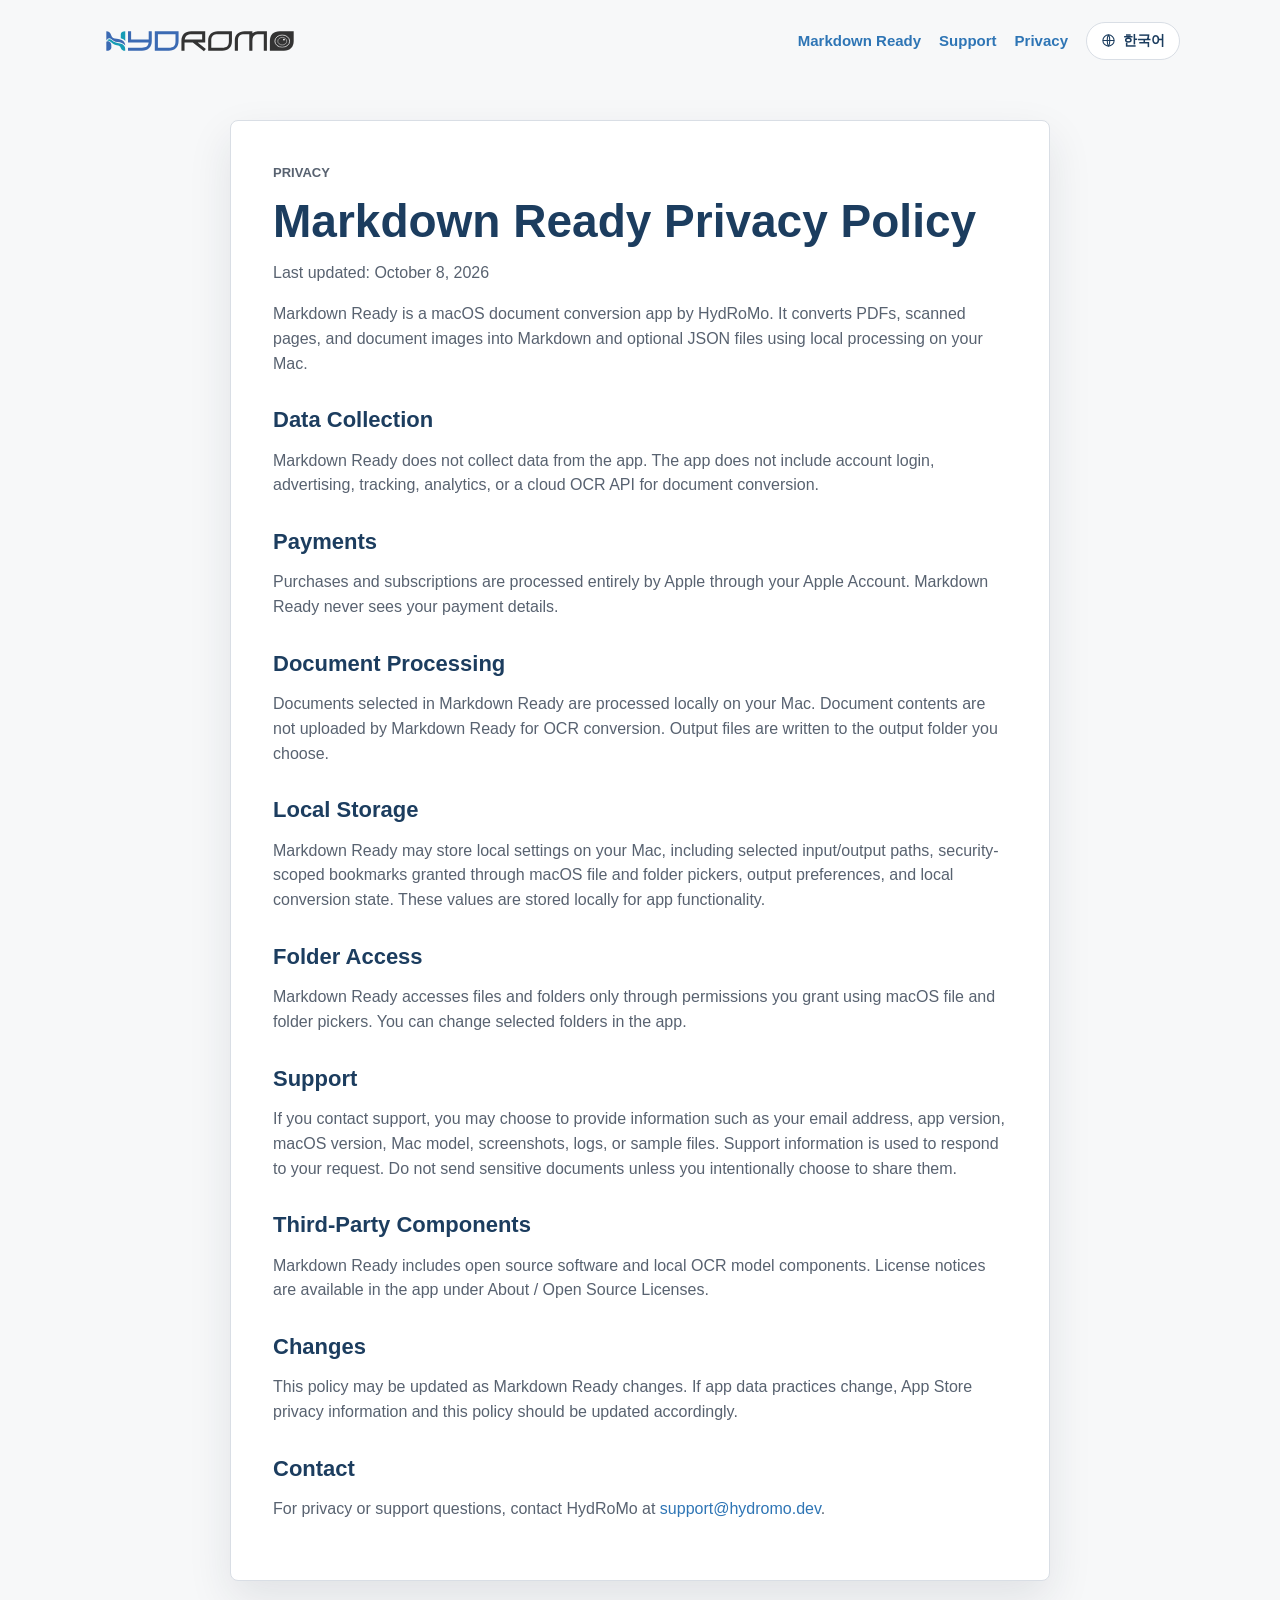
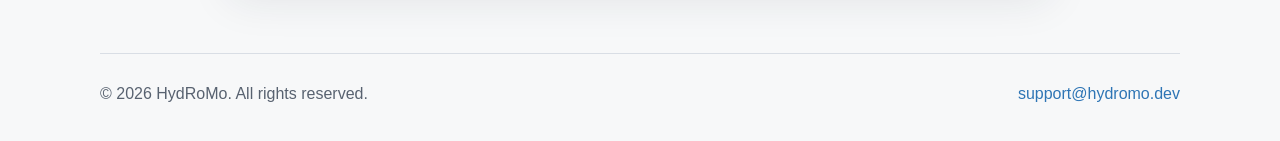
<file: markdown-ready/privacy/index.html>
<!doctype html>
<html lang="en" data-lang="en">
  <head>
    <meta charset="utf-8">
    <meta name="viewport" content="width=device-width, initial-scale=1">
    <script>try{var l=localStorage.getItem("hydromo-lang");if(l!=="ko"&&l!=="en")l="en";document.documentElement.setAttribute("data-lang",l);document.documentElement.setAttribute("lang",l);}catch(e){}</script>
    <meta name="description" content="Markdown Ready processes selected documents locally on your Mac. Document contents are not uploaded by the app, and no cloud OCR API is required for conversion." data-ko="Markdown Ready는 선택한 문서를 Mac에서 로컬로 처리합니다. 앱이 문서 내용을 업로드하지 않고, 변환에 클라우드 OCR API도 필요하지 않습니다.">
    <title data-ko="Markdown Ready 개인정보처리방침">Markdown Ready Privacy Policy</title>
    <link rel="icon" href="/assets/markdown-ready-icon.svg" type="image/svg+xml">
    <link rel="canonical" href="https://hydromo.dev/markdown-ready/privacy/">
    <meta property="og:type" content="website">
    <meta property="og:site_name" content="HydRoMo">
    <meta property="og:title" content="Markdown Ready Privacy Policy">
    <meta property="og:description" content="Markdown Ready processes selected documents locally on your Mac. Document contents are not uploaded by the app, and no cloud OCR API is required for conversion.">
    <meta property="og:url" content="https://hydromo.dev/markdown-ready/privacy/">
    <meta property="og:image" content="https://hydromo.dev/assets/og-image.png">
    <meta property="og:image:width" content="1200">
    <meta property="og:image:height" content="630">
    <meta name="twitter:card" content="summary_large_image">
    <link rel="alternate icon" type="image/png" href="/assets/favicon-64.png">
    <link rel="apple-touch-icon" href="/assets/apple-touch-icon.png">
    <link rel="stylesheet" href="../../styles.css">
    <script src="../../lang.js" defer></script>
  </head>
  <body>
    <div class="page">
      <header class="nav">
        <a class="brand" href="../../" aria-label="HydRoMo home">
          <img src="../../assets/hydromo-logo.svg" alt="HydRoMo" width="248" height="40">
        </a>
        <nav class="nav-links" aria-label="Main navigation">
          <a href="../">Markdown Ready</a>
          <a href="../support/"><span class="en">Support</span><span class="ko">지원</span></a>
          <a href="./"><span class="en">Privacy</span><span class="ko">개인정보처리방침</span></a>
          <button id="lang-toggle" class="lang-toggle" type="button">
            <svg viewBox="0 0 24 24" fill="none" stroke="currentColor" stroke-width="1.7" aria-hidden="true"><circle cx="12" cy="12" r="9"/><path d="M3 12h18"/><path d="M12 3c2.7 3.1 2.7 14.9 0 18M12 3c-2.7 3.1-2.7 14.9 0 18"/></svg>
            <span class="lang-toggle-label">한국어</span>
          </button>
        </nav>
      </header>

      <main class="content">
        <p class="eyebrow"><span class="en">Privacy</span><span class="ko">개인정보처리방침</span></p>
        <h1><span class="en">Markdown Ready Privacy Policy</span><span class="ko">Markdown Ready 개인정보처리방침</span></h1>
        <p><span class="en">Last updated: October 8, 2026</span><span class="ko">최종 갱신: 2026년 10월 8일</span></p>

        <p>
          <span class="en">Markdown Ready is a macOS document conversion app by HydRoMo. It converts PDFs, scanned pages, and document images into Markdown and optional JSON files using local processing on your Mac.</span>
          <span class="ko">Markdown Ready는 HydRoMo의 macOS 문서 변환 앱입니다. PDF, 스캔 문서, 문서 이미지를 Mac에서 로컬 처리하여 Markdown과 선택적 JSON 파일로 변환합니다.</span>
        </p>

        <h2><span class="en">Data Collection</span><span class="ko">데이터 수집</span></h2>
        <p>
          <span class="en">Markdown Ready does not collect data from the app. The app does not include account login, advertising, tracking, analytics, or a cloud OCR API for document conversion.</span>
          <span class="ko">Markdown Ready는 앱에서 데이터를 수집하지 않습니다. 계정 로그인, 광고, 추적, 분석, 문서 변환용 클라우드 OCR API가 포함되어 있지 않습니다.</span>
        </p>

        <h2><span class="en">Payments</span><span class="ko">결제</span></h2>
        <p>
          <span class="en">Purchases and subscriptions are processed entirely by Apple through your Apple Account. Markdown Ready never sees your payment details.</span>
          <span class="ko">구매와 구독의 결제는 Apple 계정을 통해 전적으로 Apple이 처리하며, Markdown Ready는 결제 정보를 일절 수신하지 않습니다.</span>
        </p>
        <h2><span class="en">Document Processing</span><span class="ko">문서 처리</span></h2>
        <p>
          <span class="en">Documents selected in Markdown Ready are processed locally on your Mac. Document contents are not uploaded by Markdown Ready for OCR conversion. Output files are written to the output folder you choose.</span>
          <span class="ko">Markdown Ready에서 선택한 문서는 Mac에서 로컬로 처리됩니다. OCR 변환을 위해 문서 내용을 업로드하지 않습니다. 출력 파일은 직접 고른 출력 폴더에 기록됩니다.</span>
        </p>

        <h2><span class="en">Local Storage</span><span class="ko">로컬 저장</span></h2>
        <p>
          <span class="en">Markdown Ready may store local settings on your Mac, including selected input/output paths, security-scoped bookmarks granted through macOS file and folder pickers, output preferences, and local conversion state. These values are stored locally for app functionality.</span>
          <span class="ko">Markdown Ready는 선택한 입력·출력 경로, macOS 파일·폴더 선택기로 부여받은 보안 범위 북마크, 출력 설정, 로컬 변환 상태 등 앱 설정을 Mac에 저장할 수 있습니다. 이 값은 앱 기능을 위해 로컬에만 저장됩니다.</span>
        </p>

        <h2><span class="en">Folder Access</span><span class="ko">폴더 접근</span></h2>
        <p>
          <span class="en">Markdown Ready accesses files and folders only through permissions you grant using macOS file and folder pickers. You can change selected folders in the app.</span>
          <span class="ko">Markdown Ready는 macOS 파일·폴더 선택기로 부여한 권한을 통해서만 파일과 폴더에 접근합니다. 선택한 폴더는 앱에서 언제든 바꿀 수 있습니다.</span>
        </p>

        <h2><span class="en">Support</span><span class="ko">지원</span></h2>
        <p>
          <span class="en">If you contact support, you may choose to provide information such as your email address, app version, macOS version, Mac model, screenshots, logs, or sample files. Support information is used to respond to your request. Do not send sensitive documents unless you intentionally choose to share them.</span>
          <span class="ko">지원에 문의하면 이메일 주소, 앱 버전, macOS 버전, Mac 모델, 스크린샷, 로그, 샘플 파일 등을 선택적으로 제공할 수 있습니다. 지원 정보는 요청에 응답하는 용도로만 사용됩니다. 민감한 문서는 일부러 공유하기로 결정한 경우가 아니면 보내지 마세요.</span>
        </p>

        <h2><span class="en">Third-Party Components</span><span class="ko">서드파티 구성 요소</span></h2>
        <p>
          <span class="en">Markdown Ready includes open source software and local OCR model components. License notices are available in the app under About / Open Source Licenses.</span>
          <span class="ko">Markdown Ready는 오픈소스 소프트웨어와 로컬 OCR 모델 구성 요소를 포함합니다. 라이선스 고지는 앱의 About / Open Source Licenses에서 볼 수 있습니다.</span>
        </p>

        <h2><span class="en">Changes</span><span class="ko">변경</span></h2>
        <p>
          <span class="en">This policy may be updated as Markdown Ready changes. If app data practices change, App Store privacy information and this policy should be updated accordingly.</span>
          <span class="ko">이 방침은 Markdown Ready가 변경됨에 따라 갱신될 수 있습니다. 앱의 데이터 관행이 바뀌면 App Store 개인정보 정보와 이 방침도 그에 맞게 갱신됩니다.</span>
        </p>

        <h2><span class="en">Contact</span><span class="ko">문의</span></h2>
        <p>
          <span class="en">For privacy or support questions, contact HydRoMo at</span>
          <span class="ko">개인정보·지원 문의는 HydRoMo</span>
          <a href="mailto:support@hydromo.dev">support@hydromo.dev</a><span class="en">.</span><span class="ko">로 보내주세요.</span>
        </p>
      </main>

      <footer class="footer">
        <span>&copy; 2026 HydRoMo. All rights reserved.</span>
        <span><a href="mailto:support@hydromo.dev">support@hydromo.dev</a></span>
      </footer>
    </div>
  </body>
</html>
</file>
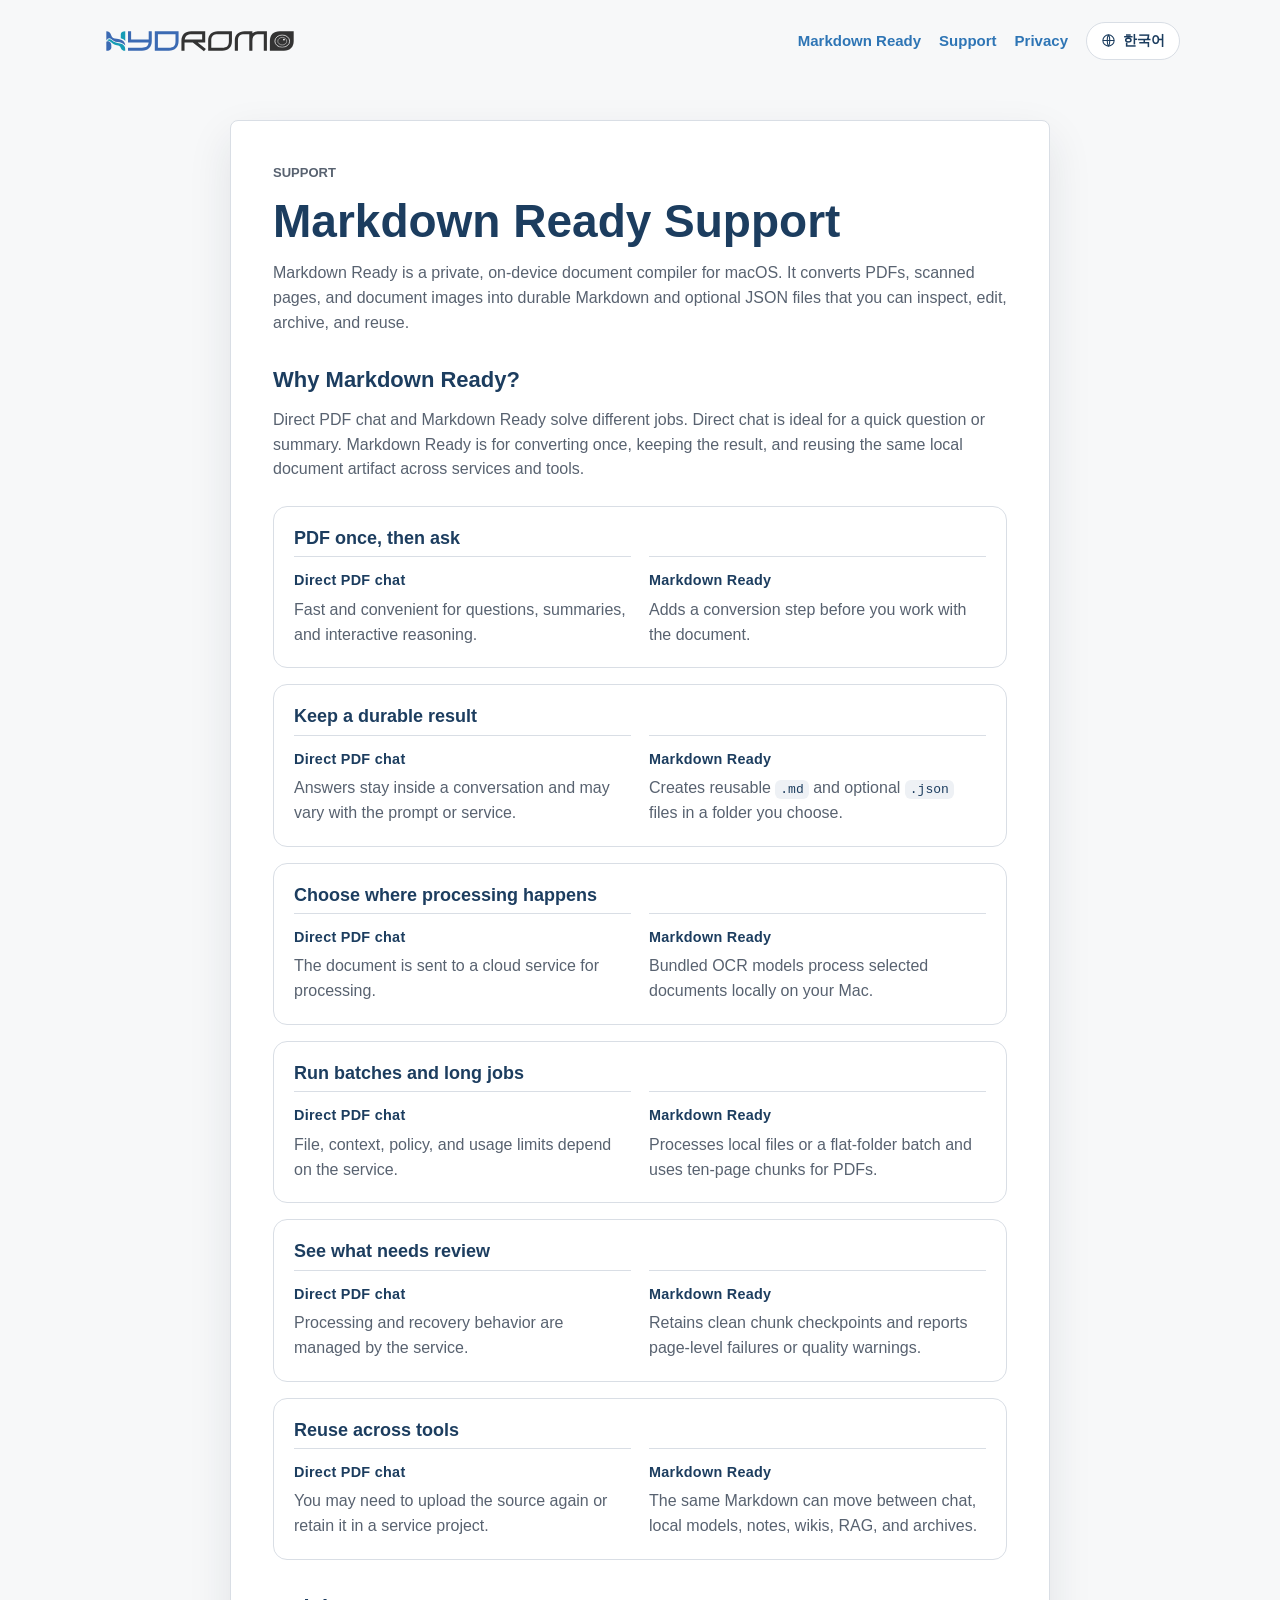
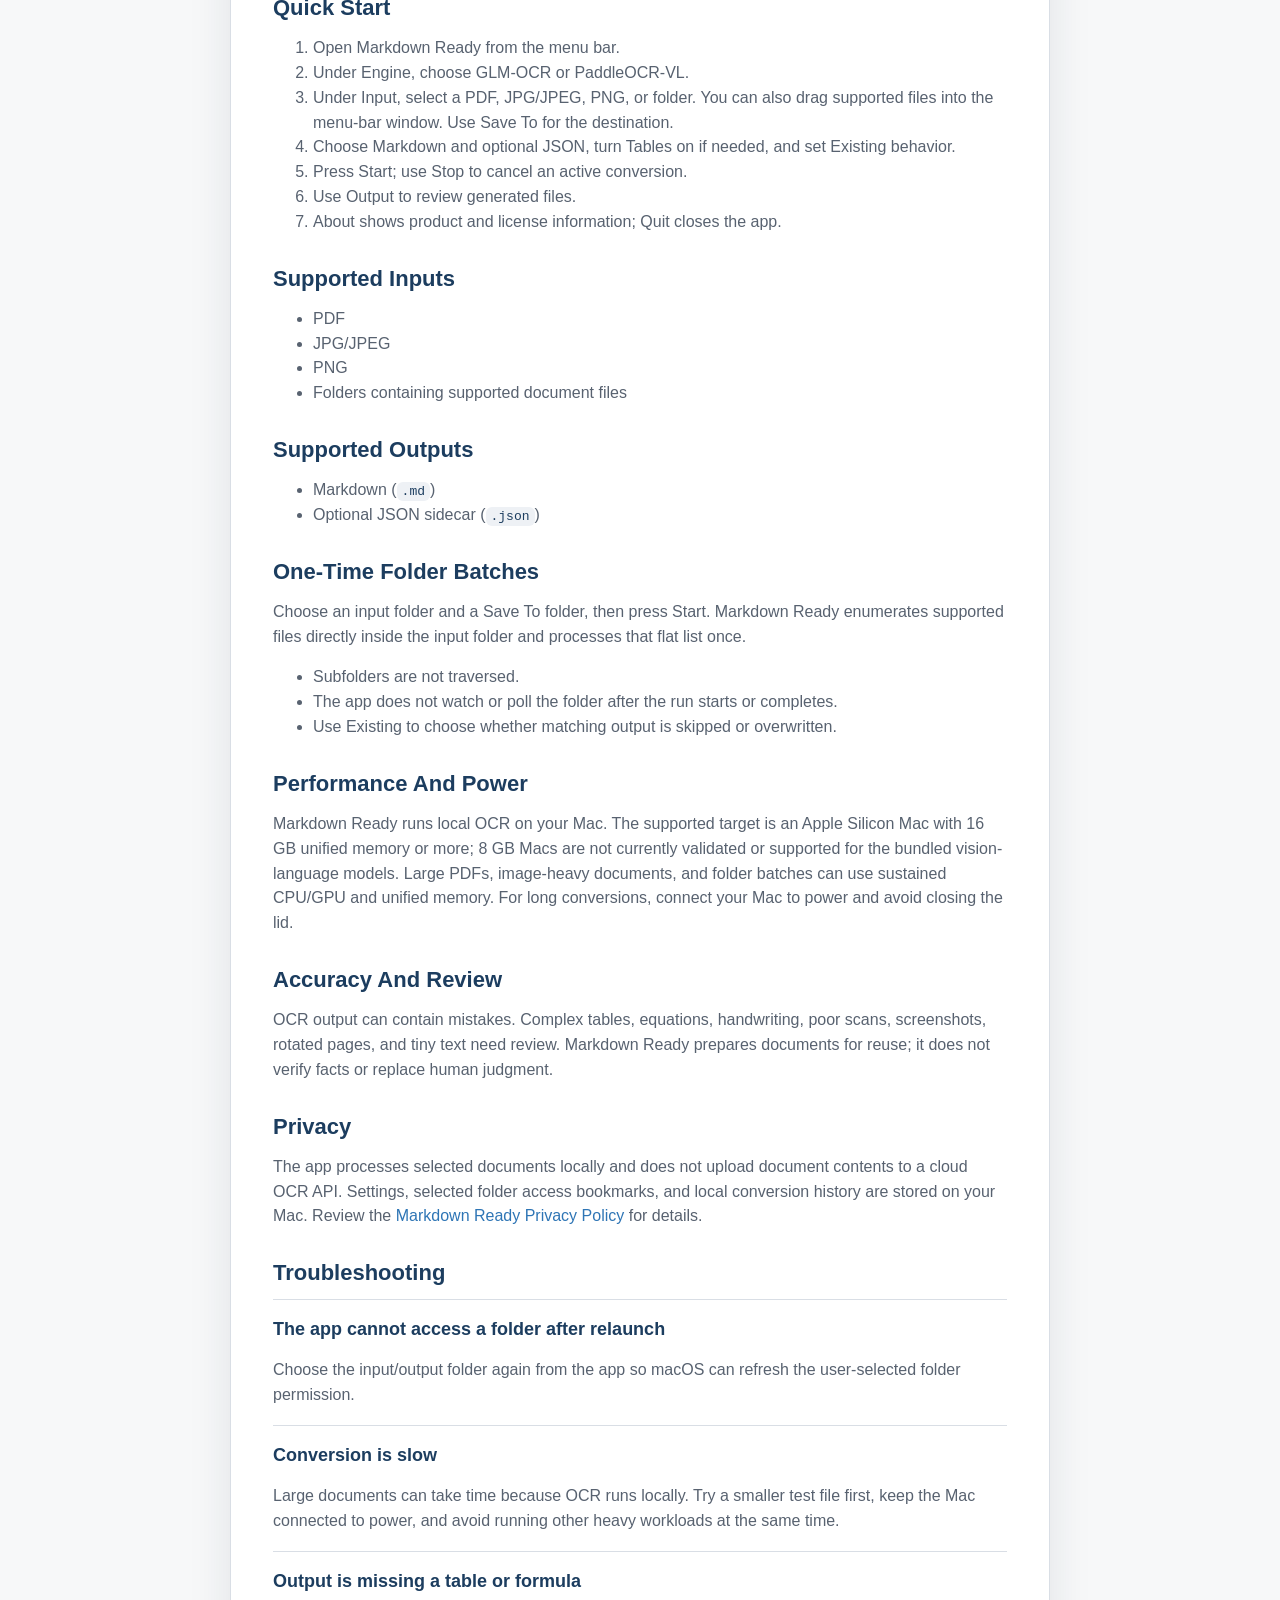
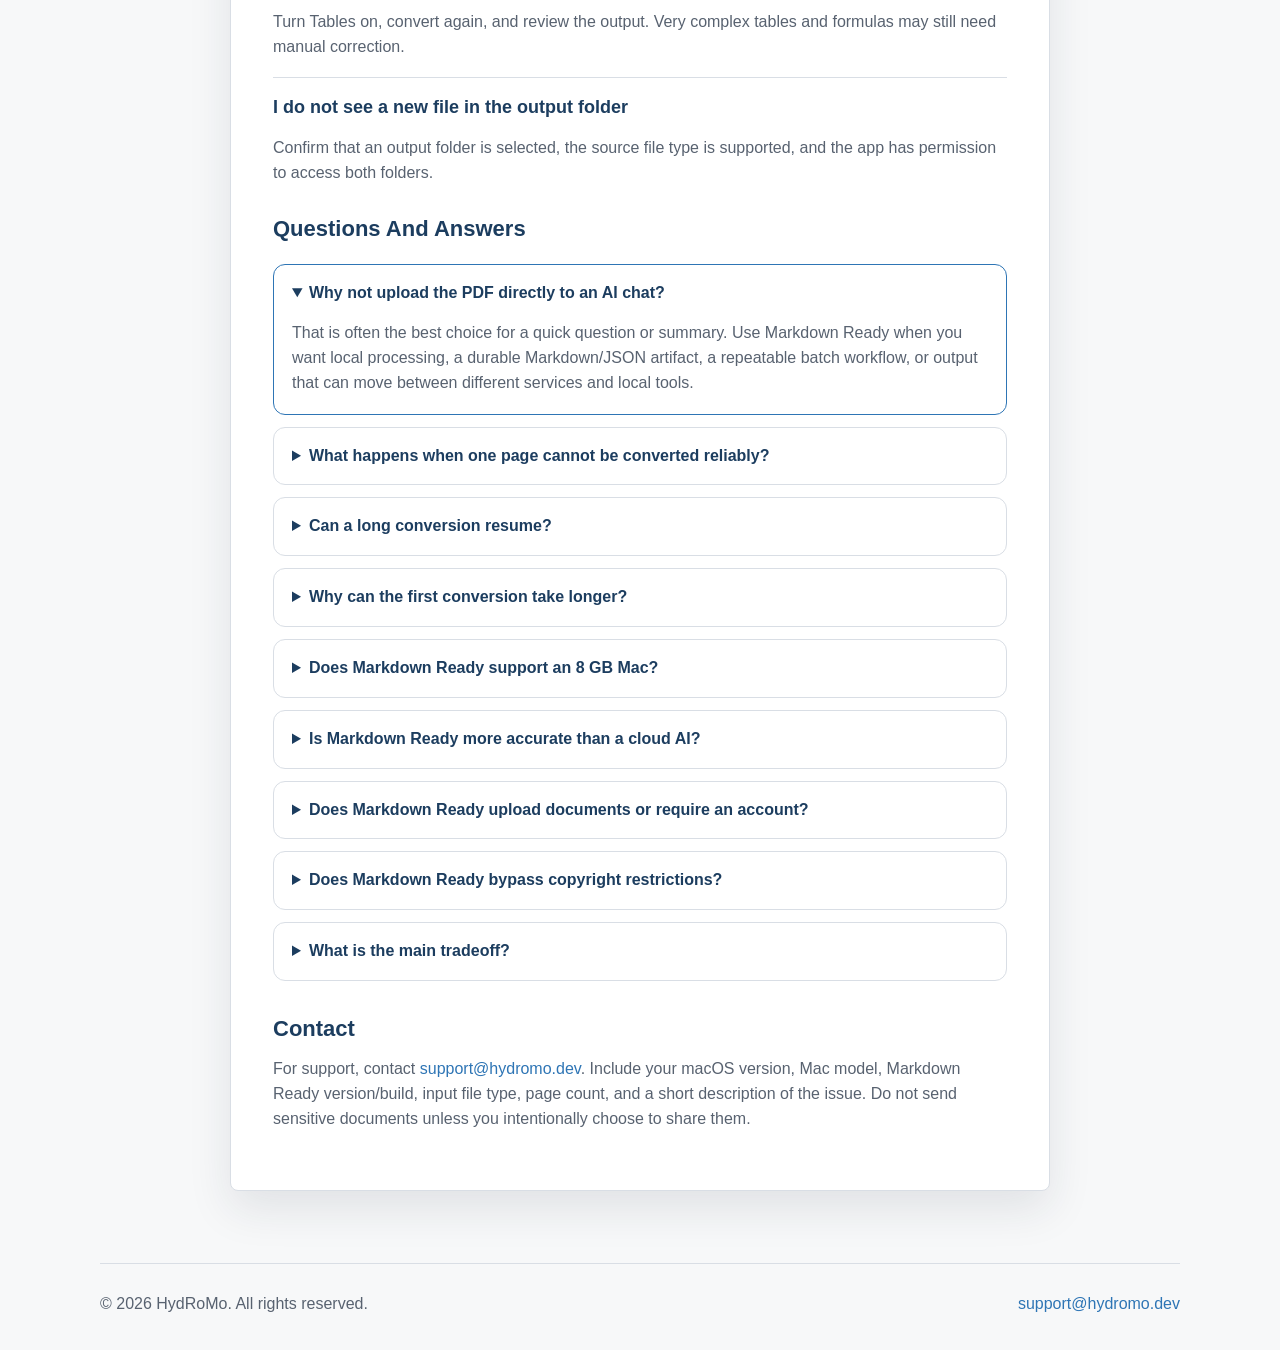
<file: markdown-ready/support/index.html>
<!doctype html>
<html lang="en" data-lang="en">
  <head>
    <meta charset="utf-8">
    <meta name="viewport" content="width=device-width, initial-scale=1">
    <script>try{var l=localStorage.getItem("hydromo-lang");if(l!=="ko"&&l!=="en")l="en";document.documentElement.setAttribute("data-lang",l);document.documentElement.setAttribute("lang",l);}catch(e){}</script>
    <meta name="description" content="Learn how to use Markdown Ready, choose an engine and input, run file or one-time folder conversion, and understand local OCR limitations." data-ko="Markdown Ready 사용법: 엔진과 입력 선택, 파일·일회성 폴더 변환 실행, 로컬 OCR의 한계 이해까지 안내합니다.">
    <title data-ko="Markdown Ready 지원">Markdown Ready Support</title>
    <link rel="icon" href="/assets/markdown-ready-icon.svg" type="image/svg+xml">
    <link rel="canonical" href="https://hydromo.dev/markdown-ready/support/">
    <meta property="og:type" content="website">
    <meta property="og:site_name" content="HydRoMo">
    <meta property="og:title" content="Markdown Ready Support">
    <meta property="og:description" content="Learn how to use Markdown Ready, choose an engine and input, run file or one-time folder conversion, and understand local OCR limitations.">
    <meta property="og:url" content="https://hydromo.dev/markdown-ready/support/">
    <meta property="og:image" content="https://hydromo.dev/assets/og-image.png">
    <meta property="og:image:width" content="1200">
    <meta property="og:image:height" content="630">
    <meta name="twitter:card" content="summary_large_image">
    <link rel="alternate icon" type="image/png" href="/assets/favicon-64.png">
    <link rel="apple-touch-icon" href="/assets/apple-touch-icon.png">
    <link rel="stylesheet" href="../../styles.css">
    <script src="../../lang.js" defer></script>
    <style>
      .comparison-cards { display: grid; gap: 16px; margin: 24px 0 36px; }
      .comparison-card { border: 1px solid var(--line); border-radius: 14px; padding: 20px; background: var(--panel); }
      .comparison-card h3 { margin-top: 0; }
      .comparison-columns { display: grid; grid-template-columns: repeat(2, minmax(0, 1fr)); gap: 18px; }
      .comparison-columns section { border-top: 1px solid var(--line); padding-top: 12px; }
      .comparison-columns h4 { margin: 0 0 6px; font-size: 0.9rem; letter-spacing: 0.02em; }
      .comparison-columns p { margin: 0; }
      .qa-list { display: grid; gap: 12px; margin: 22px 0 36px; }
      .qa-list details { border: 1px solid var(--line); border-radius: 12px; background: var(--panel); padding: 0 18px; }
      .qa-list summary { cursor: pointer; font-weight: 650; padding: 16px 28px 16px 0; }
      .qa-list details p { margin: 0 0 18px; }
      .qa-list details[open] { border-color: var(--blue); }
      @media (max-width: 640px) {
        .comparison-columns { grid-template-columns: 1fr; }
      }
    </style>
  </head>
  <body>
    <div class="page">
      <header class="nav">
        <a class="brand" href="../../" aria-label="HydRoMo home">
          <img src="../../assets/hydromo-logo.svg" alt="HydRoMo" width="248" height="40">
        </a>
        <nav class="nav-links" aria-label="Main navigation">
          <a href="../">Markdown Ready</a>
          <a href="./"><span class="en">Support</span><span class="ko">지원</span></a>
          <a href="../privacy/"><span class="en">Privacy</span><span class="ko">개인정보처리방침</span></a>
          <button id="lang-toggle" class="lang-toggle" type="button">
            <svg viewBox="0 0 24 24" fill="none" stroke="currentColor" stroke-width="1.7" aria-hidden="true"><circle cx="12" cy="12" r="9"/><path d="M3 12h18"/><path d="M12 3c2.7 3.1 2.7 14.9 0 18M12 3c-2.7 3.1-2.7 14.9 0 18"/></svg>
            <span class="lang-toggle-label">한국어</span>
          </button>
        </nav>
      </header>

      <main class="content">
        <p class="eyebrow"><span class="en">Support</span><span class="ko">지원</span></p>
        <h1><span class="en">Markdown Ready Support</span><span class="ko">Markdown Ready 지원</span></h1>
        <p>
          <span class="en">Markdown Ready is a private, on-device document compiler for macOS. It converts PDFs, scanned pages, and document images into durable Markdown and optional JSON files that you can inspect, edit, archive, and reuse.</span>
          <span class="ko">Markdown Ready는 macOS용 온디바이스 문서 컴파일러입니다. PDF, 스캔 문서, 문서 이미지를 검사·편집·보관·재사용할 수 있는 안정적인 Markdown과 선택적 JSON 파일로 변환합니다.</span>
        </p>

        <h2><span class="en">Why Markdown Ready?</span><span class="ko">왜 Markdown Ready인가?</span></h2>
        <p>
          <span class="en">Direct PDF chat and Markdown Ready solve different jobs. Direct chat is ideal for a quick question or summary. Markdown Ready is for converting once, keeping the result, and reusing the same local document artifact across services and tools.</span>
          <span class="ko">PDF 직접 챗과 Markdown Ready는 다른 일을 합니다. 빠른 질문이나 요약에는 직접 챗이 맞습니다. Markdown Ready는 한 번 변환해 결과를 남기고, 같은 로컬 문서 산출물을 여러 서비스와 도구에서 재사용하기 위한 도구입니다.</span>
        </p>
        <div class="comparison-cards">
          <article class="comparison-card">
            <h3><span class="en">PDF once, then ask</span><span class="ko">PDF는 한 번만, 그다음은 질문</span></h3>
            <div class="comparison-columns">
              <section><h4><span class="en">Direct PDF chat</span><span class="ko">PDF 직접 챗</span></h4><p><span class="en">Fast and convenient for questions, summaries, and interactive reasoning.</span><span class="ko">질문·요약·대화형 추론에 빠르고 편리합니다.</span></p></section>
              <section><h4>Markdown Ready</h4><p><span class="en">Adds a conversion step before you work with the document.</span><span class="ko">문서를 다루기 전에 변환 단계가 한 번 추가됩니다.</span></p></section>
            </div>
          </article>
          <article class="comparison-card">
            <h3><span class="en">Keep a durable result</span><span class="ko">남는 결과물</span></h3>
            <div class="comparison-columns">
              <section><h4><span class="en">Direct PDF chat</span><span class="ko">PDF 직접 챗</span></h4><p><span class="en">Answers stay inside a conversation and may vary with the prompt or service.</span><span class="ko">답변은 대화 안에만 남고 프롬프트나 서비스에 따라 달라질 수 있습니다.</span></p></section>
              <section><h4>Markdown Ready</h4><p><span class="en">Creates reusable <code>.md</code> and optional <code>.json</code> files in a folder you choose.</span><span class="ko">재사용 가능한 <code>.md</code>와 선택적 <code>.json</code> 파일을 직접 고른 폴더에 만듭니다.</span></p></section>
            </div>
          </article>
          <article class="comparison-card">
            <h3><span class="en">Choose where processing happens</span><span class="ko">처리 위치 선택</span></h3>
            <div class="comparison-columns">
              <section><h4><span class="en">Direct PDF chat</span><span class="ko">PDF 직접 챗</span></h4><p><span class="en">The document is sent to a cloud service for processing.</span><span class="ko">문서가 클라우드 서비스로 전송되어 처리됩니다.</span></p></section>
              <section><h4>Markdown Ready</h4><p><span class="en">Bundled OCR models process selected documents locally on your Mac.</span><span class="ko">내장 OCR 모델이 선택한 문서를 Mac에서 로컬로 처리합니다.</span></p></section>
            </div>
          </article>
          <article class="comparison-card">
            <h3><span class="en">Run batches and long jobs</span><span class="ko">배치와 긴 작업</span></h3>
            <div class="comparison-columns">
              <section><h4><span class="en">Direct PDF chat</span><span class="ko">PDF 직접 챗</span></h4><p><span class="en">File, context, policy, and usage limits depend on the service.</span><span class="ko">파일·컨텍스트·정책·사용량 제한은 서비스마다 다릅니다.</span></p></section>
              <section><h4>Markdown Ready</h4><p><span class="en">Processes local files or a flat-folder batch and uses ten-page chunks for PDFs.</span><span class="ko">로컬 파일이나 단일 폴더 배치를 처리하며 PDF는 10페이지 청크를 사용합니다.</span></p></section>
            </div>
          </article>
          <article class="comparison-card">
            <h3><span class="en">See what needs review</span><span class="ko">뭘 검토해야 할지 보임</span></h3>
            <div class="comparison-columns">
              <section><h4><span class="en">Direct PDF chat</span><span class="ko">PDF 직접 챗</span></h4><p><span class="en">Processing and recovery behavior are managed by the service.</span><span class="ko">처리와 복구 동작은 서비스가 관리합니다.</span></p></section>
              <section><h4>Markdown Ready</h4><p><span class="en">Retains clean chunk checkpoints and reports page-level failures or quality warnings.</span><span class="ko">완료 청크 체크포인트를 남기고 페이지 단위 실패·품질 경고를 보고합니다.</span></p></section>
            </div>
          </article>
          <article class="comparison-card">
            <h3><span class="en">Reuse across tools</span><span class="ko">도구 간 재사용</span></h3>
            <div class="comparison-columns">
              <section><h4><span class="en">Direct PDF chat</span><span class="ko">PDF 직접 챗</span></h4><p><span class="en">You may need to upload the source again or retain it in a service project.</span><span class="ko">원본을 다시 올리거나 서비스 프로젝트에 남겨둬야 할 수 있습니다.</span></p></section>
              <section><h4>Markdown Ready</h4><p><span class="en">The same Markdown can move between chat, local models, notes, wikis, RAG, and archives.</span><span class="ko">같은 Markdown을 챗, 로컬 모델, 노트, 위키, RAG, 아카이브로 옮겨 쓸 수 있습니다.</span></p></section>
            </div>
          </article>
        </div>

        <h2><span class="en">Quick Start</span><span class="ko">빠른 시작</span></h2>
        <ol>
          <li><span class="en">Open Markdown Ready from the menu bar.</span><span class="ko">메뉴 막대에서 Markdown Ready를 엽니다.</span></li>
          <li><span class="en">Under Engine, choose GLM-OCR or PaddleOCR-VL.</span><span class="ko">Engine에서 GLM-OCR 또는 PaddleOCR-VL을 고릅니다.</span></li>
          <li><span class="en">Under Input, select a PDF, JPG/JPEG, PNG, or folder. You can also drag supported files into the menu-bar window. Use Save To for the destination.</span><span class="ko">Input에서 PDF, JPG/JPEG, PNG 또는 폴더를 선택합니다. 지원 파일을 메뉴 막대 창에 끌어다 놓아도 됩니다. 저장 위치는 Save To로 정합니다.</span></li>
          <li><span class="en">Choose Markdown and optional JSON, turn Tables on if needed, and set Existing behavior.</span><span class="ko">Markdown과 선택적 JSON을 고르고, 필요하면 Tables를 켜고, Existing 동작을 정합니다.</span></li>
          <li><span class="en">Press Start; use Stop to cancel an active conversion.</span><span class="ko">Start를 누릅니다. 진행 중인 변환은 Stop으로 취소할 수 있습니다.</span></li>
          <li><span class="en">Use Output to review generated files.</span><span class="ko">Output에서 생성된 파일을 확인합니다.</span></li>
          <li><span class="en">About shows product and license information; Quit closes the app.</span><span class="ko">About에서 제품·라이선스 정보를 볼 수 있고, Quit으로 앱을 종료합니다.</span></li>
        </ol>

        <h2><span class="en">Supported Inputs</span><span class="ko">지원 입력</span></h2>
        <ul>
          <li>PDF</li>
          <li>JPG/JPEG</li>
          <li>PNG</li>
          <li><span class="en">Folders containing supported document files</span><span class="ko">지원 문서 파일이 들어 있는 폴더</span></li>
        </ul>

        <h2><span class="en">Supported Outputs</span><span class="ko">지원 출력</span></h2>
        <ul>
          <li>Markdown (<code>.md</code>)</li>
          <li><span class="en">Optional JSON sidecar (<code>.json</code>)</span><span class="ko">선택적 JSON 사이드카 (<code>.json</code>)</span></li>
        </ul>

        <h2><span class="en">One-Time Folder Batches</span><span class="ko">일회성 폴더 배치</span></h2>
        <p>
          <span class="en">Choose an input folder and a Save To folder, then press Start. Markdown Ready enumerates supported files directly inside the input folder and processes that flat list once.</span>
          <span class="ko">입력 폴더와 Save To 폴더를 고르고 Start를 누르면, Markdown Ready가 입력 폴더 바로 안의 지원 파일을 모아 그 목록을 한 번 처리합니다.</span>
        </p>
        <ul>
          <li><span class="en">Subfolders are not traversed.</span><span class="ko">하위 폴더는 탐색하지 않습니다.</span></li>
          <li><span class="en">The app does not watch or poll the folder after the run starts or completes.</span><span class="ko">실행 시작 후나 완료 후에 폴더를 지켜보거나 폴링하지 않습니다.</span></li>
          <li><span class="en">Use Existing to choose whether matching output is skipped or overwritten.</span><span class="ko">Existing에서 해당 출력을 건너뛸지 덮어쓸지 정할 수 있습니다.</span></li>
        </ul>

        <h2><span class="en">Performance And Power</span><span class="ko">성능과 전원</span></h2>
        <p>
          <span class="en">Markdown Ready runs local OCR on your Mac. The supported target is an Apple Silicon Mac with 16 GB unified memory or more; 8 GB Macs are not currently validated or supported for the bundled vision-language models. Large PDFs, image-heavy documents, and folder batches can use sustained CPU/GPU and unified memory. For long conversions, connect your Mac to power and avoid closing the lid.</span>
          <span class="ko">Markdown Ready는 Mac에서 로컬 OCR을 돌립니다. 지원 대상은 통합 메모리 16GB 이상의 Apple Silicon Mac이며, 8GB Mac은 내장 비전-언어 모델에 대해 검증·지원되지 않습니다. 큰 PDF, 이미지가 많은 문서, 폴더 배치는 CPU/GPU와 통합 메모리를 지속적으로 사용할 수 있습니다. 긴 변환에는 Mac을 전원에 연결하고 덮개를 닫지 마세요.</span>
        </p>

        <h2><span class="en">Accuracy And Review</span><span class="ko">정확도와 검토</span></h2>
        <p>
          <span class="en">OCR output can contain mistakes. Complex tables, equations, handwriting, poor scans, screenshots, rotated pages, and tiny text need review. Markdown Ready prepares documents for reuse; it does not verify facts or replace human judgment.</span>
          <span class="ko">OCR 결과에는 오류가 있을 수 있습니다. 복잡한 표, 수식, 필기, 품질 낮은 스캔본, 스크린샷, 회전된 페이지, 작은 글씨는 검토가 필요합니다. Markdown Ready는 재사용을 위한 문서를 준비할 뿐, 사실 검증이나 사람의 판단을 대체하지 않습니다.</span>
        </p>

        <h2><span class="en">Privacy</span><span class="ko">개인정보</span></h2>
        <p>
          <span class="en">The app processes selected documents locally and does not upload document contents to a cloud OCR API. Settings, selected folder access bookmarks, and local conversion history are stored on your Mac. Review the</span>
          <span class="ko">앱은 선택한 문서를 로컬로 처리하며 문서 내용을 클라우드 OCR API로 업로드하지 않습니다. 설정, 선택한 폴더 접근 북마크, 로컬 변환 기록은 Mac에 저장됩니다. 자세한 내용은</span>
          <a href="../privacy/"><span class="en">Markdown Ready Privacy Policy</span><span class="ko">Markdown Ready 개인정보처리방침</span></a>
          <span class="en"> for details.</span>
          <span class="ko">을 확인해 주세요.</span>
        </p>

        <h2><span class="en">Troubleshooting</span><span class="ko">문제 해결</span></h2>
        <div class="support-list">
          <section>
            <h3><span class="en">The app cannot access a folder after relaunch</span><span class="ko">재실행 후 폴더에 접근하지 못해요</span></h3>
            <p><span class="en">Choose the input/output folder again from the app so macOS can refresh the user-selected folder permission.</span><span class="ko">앱에서 입력·출력 폴더를 다시 선택해 macOS의 사용자 지정 폴더 권한을 갱신해 주세요.</span></p>
          </section>
          <section>
            <h3><span class="en">Conversion is slow</span><span class="ko">변환이 느려요</span></h3>
            <p><span class="en">Large documents can take time because OCR runs locally. Try a smaller test file first, keep the Mac connected to power, and avoid running other heavy workloads at the same time.</span><span class="ko">OCR이 로컬에서 돌기 때문에 큰 문서는 시간이 걸릴 수 있습니다. 작은 테스트 파일로 먼저 확인하고, Mac을 전원에 연결하며, 무거운 작업을 함께 돌리지 마세요.</span></p>
          </section>
          <section>
            <h3><span class="en">Output is missing a table or formula</span><span class="ko">출력에 표나 수식이 빠졌어요</span></h3>
            <p><span class="en">Turn Tables on, convert again, and review the output. Very complex tables and formulas may still need manual correction.</span><span class="ko">Tables를 켜고 다시 변환한 뒤 결과를 확인하세요. 매우 복잡한 표와 수식은 여전히 수동 수정이 필요할 수 있습니다.</span></p>
          </section>
          <section>
            <h3><span class="en">I do not see a new file in the output folder</span><span class="ko">출력 폴더에 새 파일이 없어요</span></h3>
            <p><span class="en">Confirm that an output folder is selected, the source file type is supported, and the app has permission to access both folders.</span><span class="ko">출력 폴더가 선택돼 있는지, 원본 파일 형식이 지원되는지, 앱이 두 폴더 모두에 접근 권한을 가지고 있는지 확인해 주세요.</span></p>
          </section>
        </div>

        <h2 id="questions-and-answers"><span class="en">Questions And Answers</span><span class="ko">질문과 답변</span></h2>
        <div class="qa-list">
          <details open>
            <summary><span class="en">Why not upload the PDF directly to an AI chat?</span><span class="ko">PDF를 AI 챗에 직접 올리면 안 되나요?</span></summary>
            <p><span class="en">That is often the best choice for a quick question or summary. Use Markdown Ready when you want local processing, a durable Markdown/JSON artifact, a repeatable batch workflow, or output that can move between different services and local tools.</span><span class="ko">빠른 질문이나 요약이라면 그게 최선일 때가 많습니다. 로컬 처리, 남는 Markdown/JSON 산출물, 반복 가능한 배치 워크플로, 또는 서비스와 로컬 도구 사이를 옮겨 다니는 출력이 필요할 때 Markdown Ready를 쓰세요.</span></p>
          </details>
          <details>
            <summary><span class="en">What happens when one page cannot be converted reliably?</span><span class="ko">한 페이지를 안정적으로 변환하지 못하면 어떻게 되나요?</span></summary>
            <p><span class="en">Page-local OCR problems normally do not discard the rest of the PDF. Markdown Ready continues, marks the affected page in the output, and writes a page issue report. Model, file-access, cancellation, and output-transaction failures still stop safely.</span><span class="ko">페이지 단위 OCR 문제가 나머지 PDF를 날리지는 않습니다. Markdown Ready는 계속 진행하고, 해당 페이지를 출력에 표시하며, 페이지 이슈 리포트를 남깁니다. 모델·파일 접근·취소·출력 트랜잭션 실패는 안전하게 정지됩니다.</span></p>
          </details>
          <details>
            <summary><span class="en">Can a long conversion resume?</span><span class="ko">긴 변환을 이어서 할 수 있나요?</span></summary>
            <p><span class="en">PDFs use ten-page processing chunks. Clean completed chunks are checkpointed during an interrupted conversion and can be reused when the source and conversion settings still match. Chunks with warnings or incomplete output are processed again.</span><span class="ko">PDF는 10페이지 처리 청크를 사용합니다. 중단된 변환에서 깨끗하게 완료된 청크는 체크포인트로 남고, 원본과 설정이 같으면 재사용할 수 있습니다. 경고가 있거나 불완전한 청크는 다시 처리됩니다.</span></p>
          </details>
          <details>
            <summary><span class="en">Why can the first conversion take longer?</span><span class="ko">첫 변환이 오래 걸리는 이유는?</span></summary>
            <p><span class="en">The selected local OCR model must load before page processing begins. The app shows model-loading and page progress, and later conversions with the same engine may start sooner while the model remains available. Timing varies by Mac, page count, page layout, and engine, so a fixed minutes-per-document estimate would be misleading.</span><span class="ko">페이지 처리 전에 선택한 로컬 OCR 모델을 먼저 불러와야 합니다. 앱은 모델 로딩과 페이지 진행률을 표시하고, 모델이 남아 있는 동안 같은 엔진의 이후 변환은 더 빨리 시작될 수 있습니다. 소요 시간은 Mac·페이지 수·레이아웃·엔진에 따라 달라져 문서당 몇 분 같은 고정 추정은 오히려 오해를 줍니다.</span></p>
          </details>
          <details>
            <summary><span class="en">Does Markdown Ready support an 8 GB Mac?</span><span class="ko">8GB Mac도 지원하나요?</span></summary>
            <p><span class="en">Not as a supported release configuration. Use an Apple Silicon Mac with 16 GB unified memory or more. The bundled vision-language models can put significant pressure on an 8 GB system, and that configuration has not completed the release validation gate.</span><span class="ko">정식 지원 구성이 아닙니다. 통합 메모리 16GB 이상의 Apple Silicon Mac을 사용해 주세요. 내장 비전-언어 모델은 8GB 시스템에 상당한 부하를 줄 수 있고, 해당 구성은 출시 검증을 통과하지 않았습니다.</span></p>
          </details>
          <details>
            <summary><span class="en">Is Markdown Ready more accurate than a cloud AI?</span><span class="ko">Markdown Ready가 클라우드 AI보다 정확한가요?</span></summary>
            <p><span class="en">They serve different purposes, and no general accuracy advantage is claimed. Cloud AI can be excellent at understanding and explanation. Markdown Ready focuses on source-grounded, inspectable document conversion. OCR remains best-effort, especially for dense tables, formulas, handwriting, and poor scans.</span><span class="ko">둘은 용도가 다르고, 일반적인 정확도 우위를 주장하지 않습니다. 클라우드 AI는 이해와 설명에 뛰어날 수 있습니다. Markdown Ready는 원본에 근거한, 검사 가능한 문서 변환에 집중합니다. OCR은 특히 빽빽한 표, 수식, 필기, 품질 낮은 스캔에서 최선을 다하는 수준입니다.</span></p>
          </details>
          <details>
            <summary><span class="en">Does Markdown Ready upload documents or require an account?</span><span class="ko">문서를 업로드하거나 계정이 필요한가요?</span></summary>
            <p><span class="en">No. The app uses bundled local OCR models, does not require an account, and does not upload document contents to a cloud OCR API.</span><span class="ko">아니요. 내장 로컬 OCR 모델을 쓰고, 계정이 필요 없으며, 문서 내용을 클라우드 OCR API로 업로드하지 않습니다.</span></p>
          </details>
          <details>
            <summary><span class="en">Does Markdown Ready bypass copyright restrictions?</span><span class="ko">저작권 제한을 우회하나요?</span></summary>
            <p><span class="en">No. Markdown Ready is a local file-conversion tool, not a rights-clearing service. Process only documents you are authorized to use and follow applicable copyright and other laws.</span><span class="ko">아니요. Markdown Ready는 로컬 파일 변환 도구일 뿐 권리를 해결해 주는 서비스가 아닙니다. 사용 권한이 있는 문서만 처리하고 관련 저작권 및 기타 법률을 준수해 주세요.</span></p>
          </details>
          <details>
            <summary><span class="en">What is the main tradeoff?</span><span class="ko">가장 큰 트레이드오프는?</span></summary>
            <p><span class="en">Local OCR adds a preprocessing step, takes time, and can use sustained Mac resources. In return, you keep an inspectable output file that is independent of any one chat or cloud service.</span><span class="ko">로컬 OCR은 전처리 단계가 생기고, 시간이 걸리며, Mac 자원을 지속적으로 쓸 수 있습니다. 그 대가로 어떤 챗·클라우드 서비스에도 의존하지 않는, 검사 가능한 출력 파일을 갖게 됩니다.</span></p>
          </details>
        </div>

        <h2><span class="en">Contact</span><span class="ko">문의</span></h2>
        <p>
          <span class="en">For support, contact <a href="mailto:support@hydromo.dev">support@hydromo.dev</a>. Include your macOS version, Mac model, Markdown Ready version/build, input file type, page count, and a short description of the issue. Do not send sensitive documents unless you intentionally choose to share them.</span>
          <span class="ko">지원이 필요하면 <a href="mailto:support@hydromo.dev">support@hydromo.dev</a>로 연락해 주세요. macOS 버전, Mac 모델, Markdown Ready 버전/빌드, 입력 파일 형식, 페이지 수, 문제 요약을 함께 보내주면 도움이 됩니다. 민감한 문서는 일부러 공유하기로 결정한 경우가 아니면 보내지 마세요.</span>
        </p>
      </main>

      <footer class="footer">
        <span>&copy; 2026 HydRoMo. All rights reserved.</span>
        <span><a href="mailto:support@hydromo.dev">support@hydromo.dev</a></span>
      </footer>
    </div>
  </body>
</html>
</file>
<file: styles.css>
:root {
  color-scheme: light;
  --bg: #f7f8f9;
  --panel: #ffffff;
  --text: #1c3d5f;
  --muted: #586270;
  --line: #d9dee5;
  --blue: #2e75b5;
  --blue-dark: #1f5a8f;
  --green: #14785f;
  --coral: #b94d39;
  --mr-orange: 255 87 51;
  --shadow: 0 18px 44px rgba(27, 39, 58, 0.1);
}

* {
  box-sizing: border-box;
}

html {
  scroll-behavior: smooth;
}

body {
  margin: 0;
  background: var(--bg);
  color: var(--text);
  font-family: -apple-system, BlinkMacSystemFont, "Segoe UI", sans-serif;
  line-height: 1.55;
}

a {
  color: var(--blue);
  text-decoration: none;
}

a:hover {
  color: var(--blue-dark);
  text-decoration: underline;
}

.page {
  min-height: 100vh;
  display: flex;
  flex-direction: column;
}

.nav {
  width: 100%;
  max-width: 1120px;
  margin: 0 auto;
  padding: 22px 20px;
  display: flex;
  align-items: center;
  justify-content: space-between;
  gap: 24px;
}

.brand {
  display: inline-flex;
  align-items: center;
  color: var(--text);
}

.brand img {
  width: 148px;
  height: auto;
  display: block;
}

.nav-links {
  display: flex;
  align-items: center;
  gap: 18px;
  font-size: 15px;
  font-weight: 650;
}

.lang-toggle {
  display: inline-flex;
  align-items: center;
  gap: 7px;
  border: 1px solid var(--line);
  border-radius: 999px;
  background: var(--panel);
  color: var(--text);
  font: inherit;
  font-size: 14px;
  font-weight: 650;
  padding: 7px 14px;
  cursor: pointer;
  transition: border-color 0.15s ease, color 0.15s ease;
}

.lang-toggle:hover {
  border-color: var(--blue);
  color: var(--blue);
}

.lang-toggle svg {
  width: 15px;
  height: 15px;
}

html[data-lang="en"] .ko {
  display: none;
}

html[data-lang="ko"] .en {
  display: none;
}

.hero {
  width: calc(100% - 40px);
  max-width: 1080px;
  margin: 44px auto 76px;
  padding: 54px 0 64px;
  border-top: 1px solid var(--line);
  border-bottom: 1px solid var(--line);
}

.eyebrow {
  margin: 0 0 14px;
  color: var(--blue-dark);
  font-weight: 800;
  font-size: 13px;
  text-transform: uppercase;
}

h1,
h2,
h3 {
  letter-spacing: 0;
}

h1 {
  margin: 0;
  font-size: 68px;
  line-height: 0.98;
}

h2 {
  margin: 0;
  font-size: 34px;
  line-height: 1.1;
}

h3 {
  margin: 18px 0 10px;
  font-size: 22px;
}

.lead {
  margin: 22px 0 0;
  color: var(--muted);
  font-size: 21px;
  max-width: 720px;
}

.launch-strip {
  display: inline-block;
  margin: 26px 0 0;
  padding: 10px 14px;
  border: 1px solid rgba(var(--mr-orange), 0.34);
  border-radius: 8px;
  background: rgba(var(--mr-orange), 0.08);
  color: var(--text);
  font-weight: 750;
}

.actions {
  margin-top: 34px;
  display: flex;
  gap: 14px;
  flex-wrap: wrap;
}

.button {
  display: inline-flex;
  align-items: center;
  justify-content: center;
  min-height: 44px;
  padding: 0 18px;
  border-radius: 8px;
  border: 1px solid var(--line);
  background: var(--panel);
  color: var(--text);
  font-weight: 750;
}

.button.primary {
  border-color: var(--blue);
  background: var(--blue);
  color: #ffffff;
}

.section {
  width: calc(100% - 40px);
  max-width: 1080px;
  margin: 0 auto 72px;
}

.section-heading {
  margin-bottom: 24px;
}

.product-grid {
  display: grid;
  grid-template-columns: repeat(3, minmax(0, 1fr));
  gap: 18px;
}

.product-card {
  min-width: 0;
  background: var(--panel);
  border: 1px solid var(--line);
  border-radius: 8px;
  padding: 26px;
  box-shadow: var(--shadow);
}

.product-mark {
  width: 52px;
  height: 52px;
  border-radius: 8px;
  display: inline-flex;
  align-items: center;
  justify-content: center;
  color: #ffffff;
  font-weight: 850;
}

.product-mark.rockspin {
  background: var(--coral);
}

.product-mark.cleanclip {
  background: var(--green);
}

.product-mark.markdown-ready {
  background: #2e75b5;
}

.product-mark.promptready {
  background: #132c45;
}

.product-card p,
.split p,
.content p,
.content li {
  color: var(--muted);
}

.product-hero {
  display: grid;
  grid-template-columns: minmax(0, 1fr) auto;
  align-items: center;
  gap: 42px;
}

.app-icon {
  display: block;
  width: 180px;
  height: 180px;
  border-radius: 36px;
  box-shadow: var(--shadow);
}

.feature-grid {
  display: grid;
  grid-template-columns: repeat(2, minmax(0, 1fr));
  gap: 18px;
}

.feature-grid section {
  min-width: 0;
  background: var(--panel);
  border: 1px solid var(--line);
  border-radius: 8px;
  padding: 24px;
}

.feature-grid p {
  margin: 0;
  color: var(--muted);
}

.product-card p {
  margin: 0;
}

.card-links {
  margin-top: 22px;
  display: flex;
  flex-wrap: wrap;
  gap: 14px;
  font-weight: 700;
}

.split {
  padding: 30px 0;
  border-top: 1px solid var(--line);
  border-bottom: 1px solid var(--line);
  display: grid;
  grid-template-columns: minmax(240px, 0.5fr) minmax(0, 1fr);
  gap: 42px;
  align-items: start;
}

.split p {
  margin: 0;
  font-size: 18px;
}

.content {
  width: calc(100% - 40px);
  max-width: 820px;
  margin: 38px auto 72px;
  background: var(--panel);
  border: 1px solid var(--line);
  border-radius: 8px;
  padding: 42px;
  box-shadow: var(--shadow);
}

.content h1 {
  font-size: 46px;
  line-height: 1.05;
}

.content h2 {
  margin: 32px 0 10px;
  font-size: 22px;
}

.content code {
  padding: 2px 5px;
  border-radius: 6px;
  background: #eef1f5;
  color: var(--text);
}

.support-list {
  display: grid;
  gap: 18px;
  margin-top: 28px;
}

.support-list section {
  border-top: 1px solid var(--line);
  padding-top: 18px;
}

/* Inside document pages an h3 is a sub-item of the h2 above it, so it must
   read smaller than the 22px h2 (the base h3 is also 22px). */
.content h3 {
  margin: 0 0 6px;
  font-size: 18px;
  line-height: 1.3;
}

.content h2 + .support-list {
  margin-top: 14px;
}

.support-list section > :last-child {
  margin-bottom: 0;
}

.footer {
  width: calc(100% - 40px);
  max-width: 1080px;
  margin: auto auto 0;
  padding: 28px 0 34px;
  border-top: 1px solid var(--line);
  color: var(--muted);
  display: flex;
  justify-content: space-between;
  gap: 18px;
  flex-wrap: wrap;
}

@media (max-width: 760px) {
  .nav {
    align-items: flex-start;
    flex-direction: column;
  }

  .nav-links {
    gap: 14px;
    flex-wrap: wrap;
  }

  h1 {
    font-size: 46px;
  }

  h2 {
    font-size: 28px;
  }

  .hero {
    margin-top: 26px;
    padding: 40px 0 48px;
  }

  .lead {
    font-size: 18px;
  }

  .product-grid,
  .feature-grid,
  .product-hero,
  .split {
    grid-template-columns: 1fr;
  }

  .app-icon {
    width: 136px;
    height: 136px;
    border-radius: 28px;
  }

  .content {
    padding: 28px;
  }
}

@media (prefers-reduced-motion: reduce) {
  html {
    scroll-behavior: auto;
  }
}
/* ── Mission homepage (Blue-Robotics-style sections, 2026-10) ──
   NOTE: classes above are shared with product/support/privacy pages.
   Only additive changes below; do not restyle shared classes. */

.mission {
  box-sizing: border-box;
  width: 100%;
  padding: 84px max(20px, calc((100% - 1080px) / 2)) 88px;
  background: linear-gradient(140deg, #1c3d5f 0%, #1f4f74 55%, #2e75b5 100%);
  color: #ffffff;
}

.mission h1 {
  margin: 0;
  max-width: 880px;
  font-size: clamp(34px, 5.2vw, 54px);
  line-height: 1.08;
}

.mission-lead {
  margin: 22px 0 0;
  max-width: 740px;
  color: rgba(255, 255, 255, 0.82);
  font-size: 19px;
}

.eyebrow-light {
  color: #8fc7ea;
}

.mission .actions {
  margin-top: 34px;
}

.button-bright {
  border-color: #ffffff;
  background: #ffffff;
  color: #1c3d5f;
}

.button-bright:hover {
  border-color: #8fc7ea;
  background: #8fc7ea;
  color: #1c3d5f;
}

.button-ghost {
  border-color: rgba(255, 255, 255, 0.45);
  background: transparent;
  color: #ffffff;
}

.button-ghost:hover {
  border-color: #ffffff;
  background: rgba(255, 255, 255, 0.08);
}

.news-strip {
  width: calc(100% - 40px);
  max-width: 1080px;
  margin: 26px auto 48px;
}

.news-strip a {
  display: inline-flex;
  align-items: center;
  flex-wrap: wrap;
  max-width: 100%;
  gap: 10px;
  padding: 10px 18px;
  border: 1px solid var(--line);
  border-radius: 999px;
  background: var(--panel);
  color: var(--text);
  font-size: 14.5px;
  box-shadow: var(--shadow);
}

.news-strip a:hover {
  border-color: var(--blue);
  color: var(--blue);
  text-decoration: none;
}

.news-dot {
  width: 8px;
  height: 8px;
  border-radius: 50%;
  background: #4e9cd4;
  box-shadow: 0 0 0 0 rgba(78, 156, 212, 0.4);
  animation: news-pulse 2.2s ease-out infinite;
}

@keyframes news-pulse {
  0% { box-shadow: 0 0 0 0 rgba(78, 156, 212, 0.5); }
  70% { box-shadow: 0 0 0 9px rgba(78, 156, 212, 0); }
  100% { box-shadow: 0 0 0 0 rgba(78, 156, 212, 0); }
}

.value-grid {
  display: grid;
  grid-template-columns: repeat(3, minmax(0, 1fr));
  gap: 18px;
}

.value-card {
  min-width: 0;
  background: var(--panel);
  border: 1px solid var(--line);
  border-radius: 8px;
  padding: 26px;
  box-shadow: var(--shadow);
}

.value-card p {
  margin: 0;
  color: var(--muted);
}

.value-icon {
  width: 46px;
  height: 46px;
  border-radius: 10px;
  display: inline-flex;
  align-items: center;
  justify-content: center;
  background: rgba(78, 156, 212, 0.14);
  color: #2e75b5;
  margin-bottom: 6px;
}

.value-icon svg {
  width: 24px;
  height: 24px;
}

.card-tag {
  margin-bottom: 14px;
  color: var(--muted);
  font-size: 11.5px;
  font-weight: 750;
  letter-spacing: 0.05em;
  text-transform: uppercase;
}

.product-mark.hrm {
  background: linear-gradient(135deg, #4e9cd4, #1c3d5f);
}

.product-card.coming-soon {
  border: 1.5px dashed #b7d3e8;
  background: #eef6fb;
}

.learn-band {
  width: calc(100% - 40px);
  max-width: 1080px;
  margin: 0 auto 72px;
  padding: 44px 42px;
  border-radius: 12px;
  background: linear-gradient(120deg, #1c3d5f 0%, #2e75b5 100%);
  color: #ffffff;
  display: grid;
  grid-template-columns: minmax(0, 1.15fr) minmax(0, 1fr);
  gap: 42px;
  align-items: start;
}

.learn-band h2 {
  color: #ffffff;
}

.learn-band p {
  margin: 14px 0 0;
  color: rgba(255, 255, 255, 0.85);
}

.learn-links {
  display: flex;
  flex-direction: column;
  gap: 12px;
}

.learn-links a {
  display: inline-flex;
  align-items: center;
  min-height: 44px;
  padding: 0 16px;
  border: 1px solid rgba(255, 255, 255, 0.3);
  border-radius: 8px;
  color: #ffffff;
  font-weight: 700;
}

.learn-links a:hover {
  border-color: #ffffff;
  background: rgba(255, 255, 255, 0.1);
  color: #ffffff;
  text-decoration: none;
}

@media (max-width: 760px) {
  .mission {
    padding: 56px 20px 60px;
  }

  .mission-lead {
    font-size: 17px;
  }

  .value-grid,
  .learn-band {
    grid-template-columns: 1fr;
  }

  .learn-band {
    padding: 30px 24px;
    gap: 26px;
  }
}

@media (prefers-reduced-motion: reduce) {
  .news-dot {
    animation: none;
  }
}

/* ── Sensing product page (2026-10) ── */

/* Wordmark logo (2026-10): horizontal lockup replaces the old block mark */
.brand img {
  width: 200px;
}

.pilot-wrap {
  max-width: 720px;
}

.pilot-intro {
  margin: 0 0 26px;
  color: var(--muted);
  font-size: 18px;
}

.pilot-form {
  display: grid;
  gap: 18px;
  background: var(--panel);
  border: 1px solid var(--line);
  border-radius: 8px;
  padding: 28px;
  box-shadow: var(--shadow);
}

.form-row {
  display: grid;
  gap: 8px;
}

.pilot-form label {
  font-weight: 750;
  font-size: 14.5px;
}

.pilot-form .optional {
  color: var(--muted);
  font-weight: 500;
}

.pilot-form input,
.pilot-form textarea {
  width: 100%;
  border: 1px solid var(--line);
  border-radius: 8px;
  padding: 11px 13px;
  font: inherit;
  color: var(--text);
  background: #ffffff;
}

.pilot-form input:focus,
.pilot-form textarea:focus {
  outline: 2px solid var(--blue);
  outline-offset: 1px;
  border-color: var(--blue);
}

.pilot-form textarea {
  resize: vertical;
  min-height: 120px;
}

.pilot-form button[type="submit"] {
  justify-self: start;
  border: none;
  cursor: pointer;
}

.form-note {
  margin: 4px 0 0;
  font-size: 13.5px;
  color: var(--muted);
}

/* A section placed directly under a hero band needs its own top gap
   (the home page gets it from the news strip instead). */
.mission + .section {
  margin-top: 64px;
}

/* Instrument cards on /sensing/: tag sits between the icon and the name. */
.value-card .card-tag {
  margin: 18px 0 0;
}

.value-card .card-tag + h3,
.placeholder-card .card-tag + h3 {
  margin-top: 6px;
}

/* Reserved slots (publications, patents) that are filled in later. */
.feature-grid .placeholder-card {
  border: 1.5px dashed #b7d3e8;
  background: #eef6fb;
}

.placeholder-card .card-tag {
  margin: 0;
}

.spec-note {
  margin: 24px 0 0;
  padding: 14px 16px;
  border: 1px dashed #b7d3e8;
  border-radius: 8px;
  background: #eef6fb;
  color: var(--muted);
}
</file>
